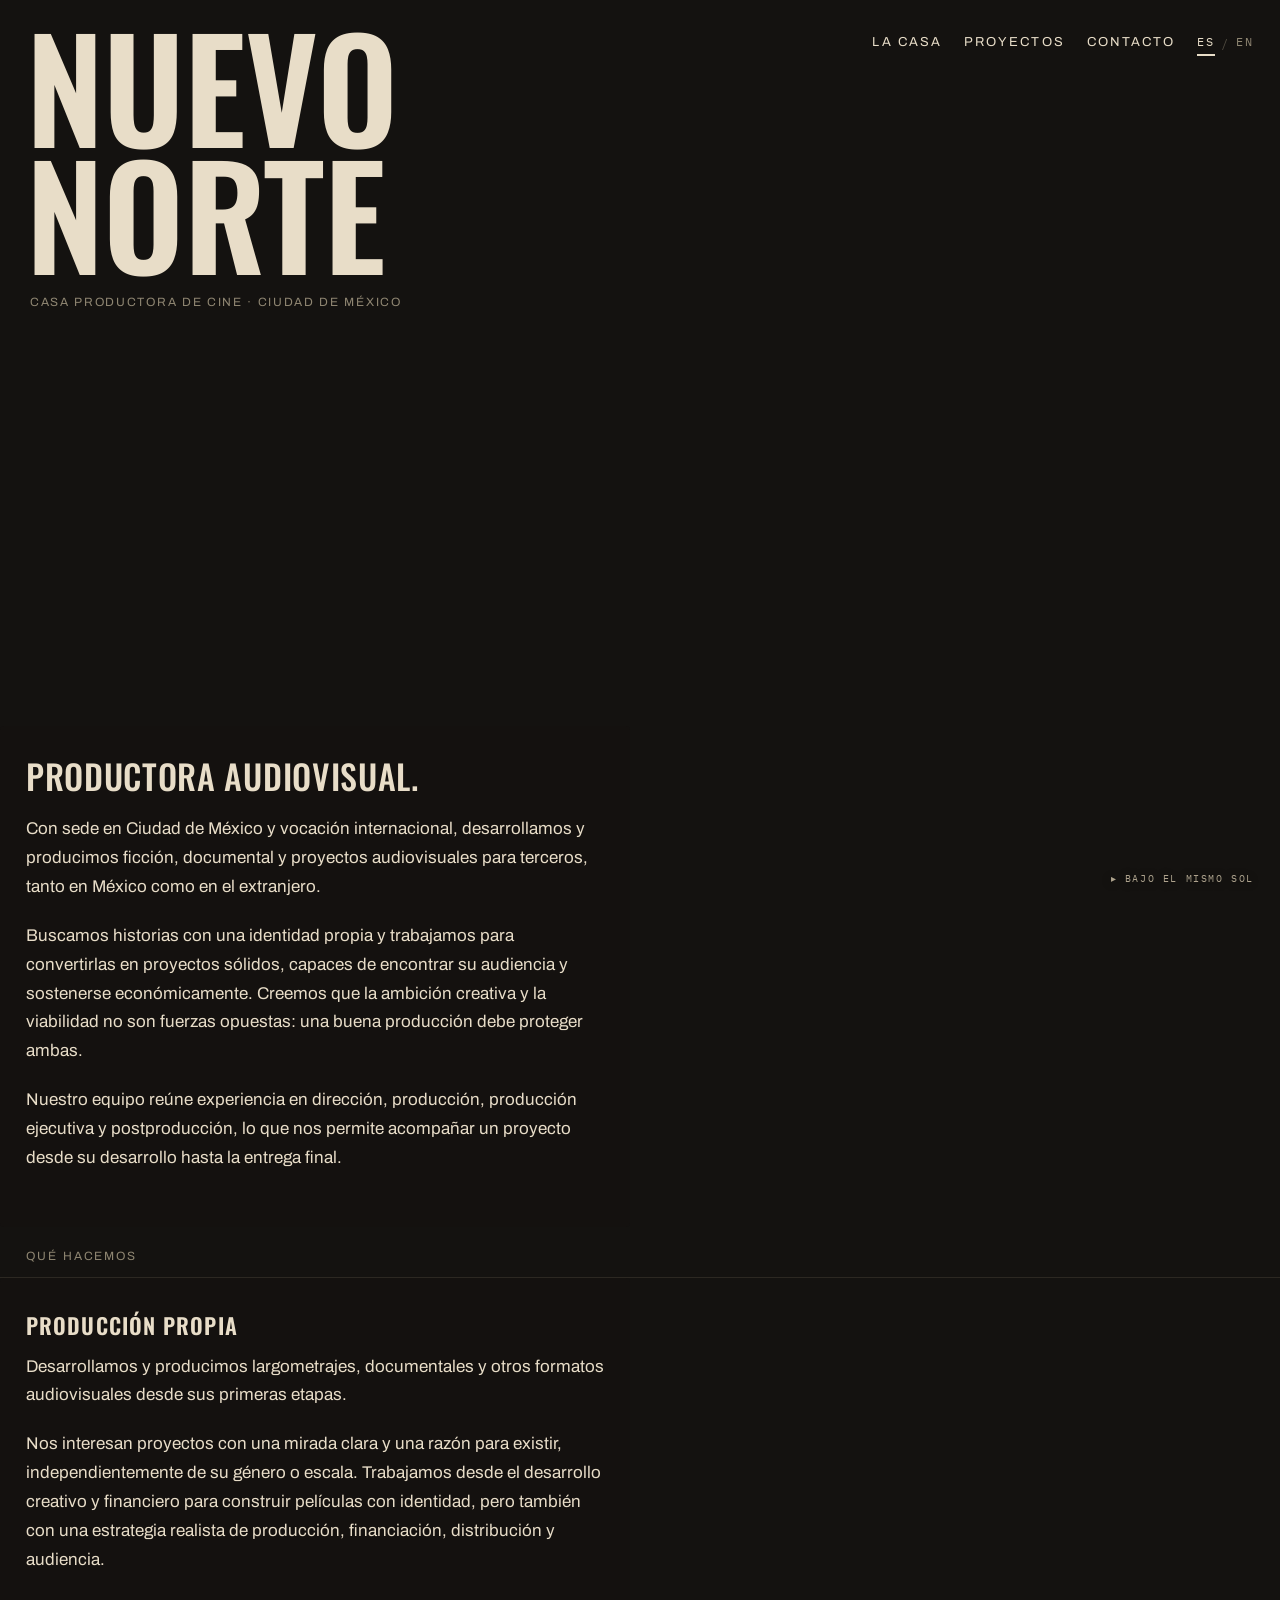
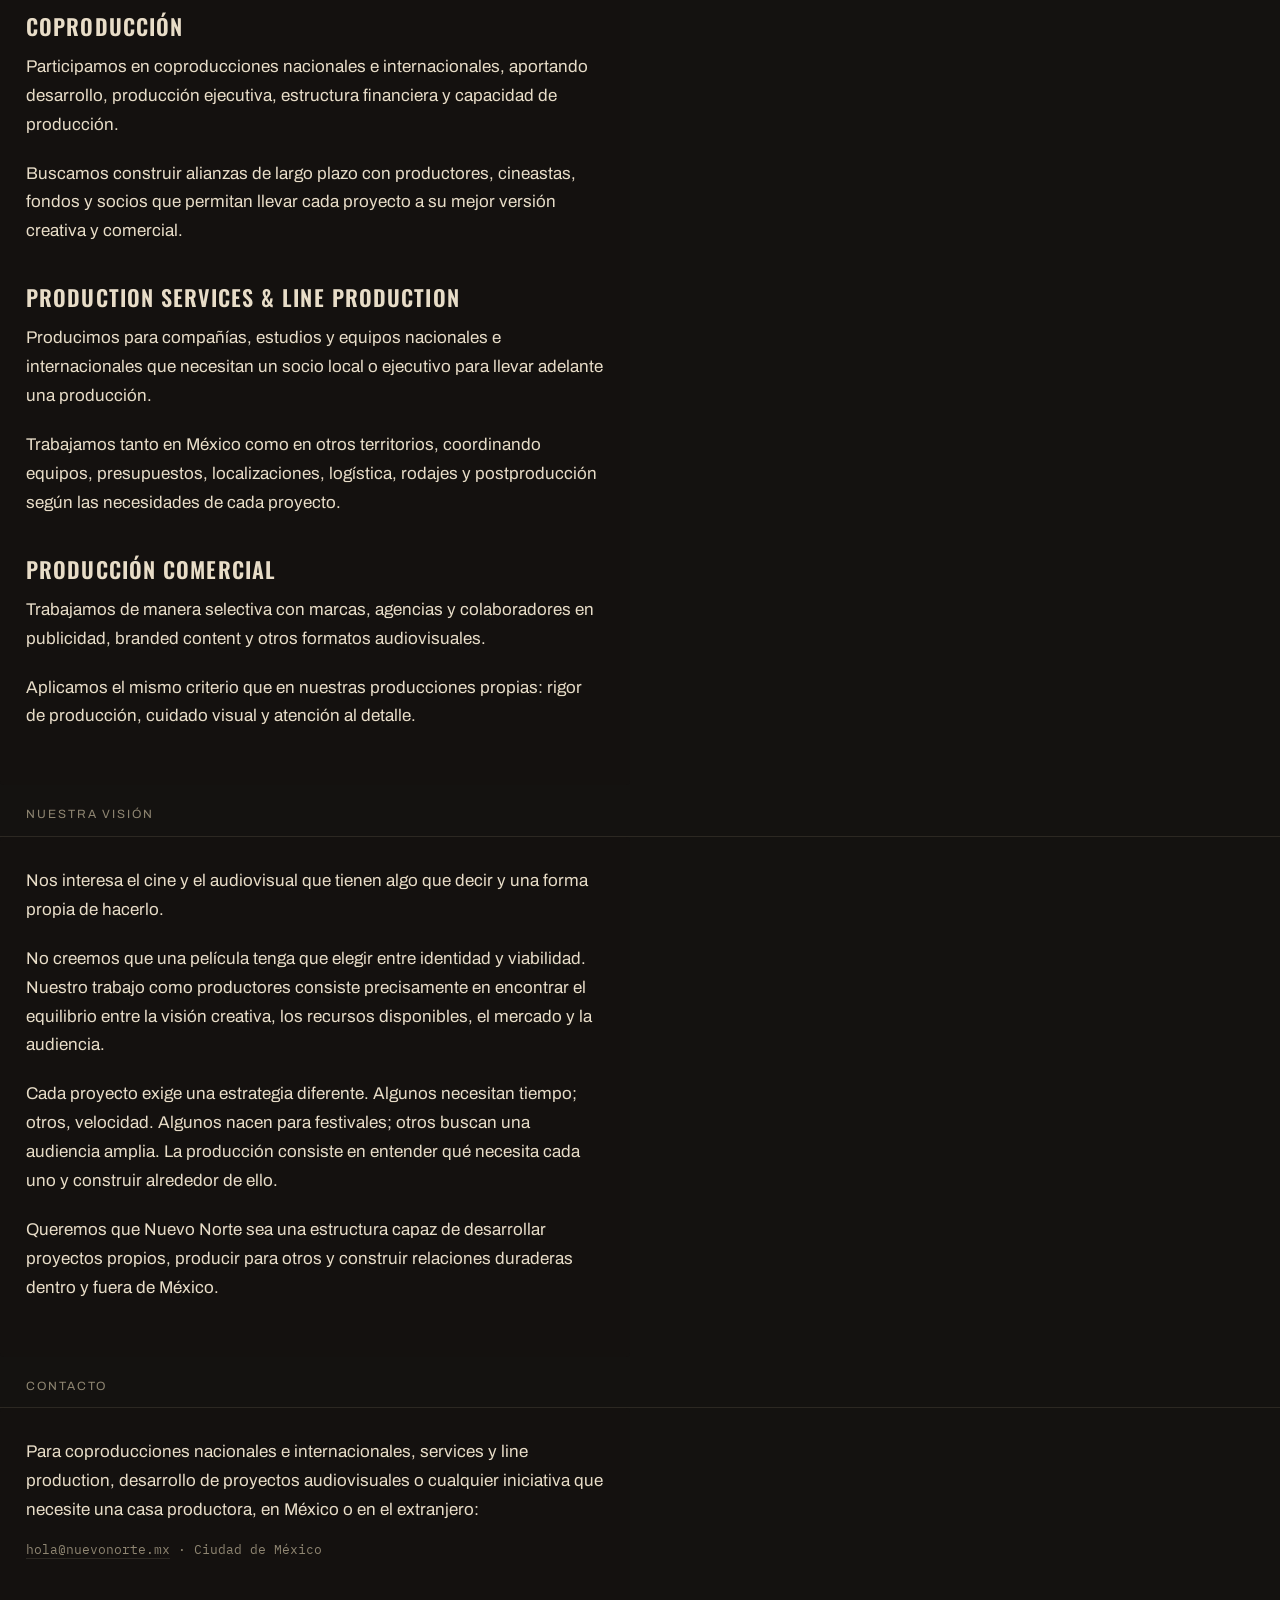
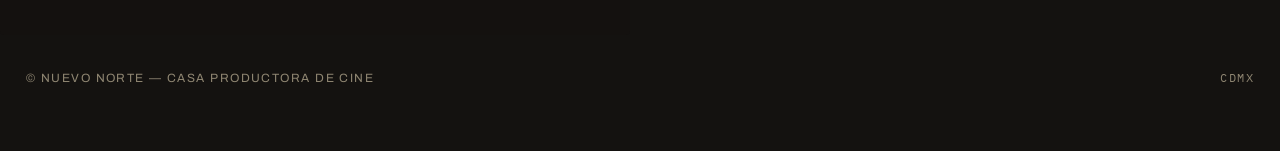
<file: index.html>
<!doctype html>
<html lang="es">
<head>
<meta charset="utf-8">
<meta name="viewport" content="width=device-width,initial-scale=1">
<title>Nuevo Norte — Casa productora de cine</title>
<meta name="description" content="Casa productora de cine de autor, Ciudad de México. Ficción y documental; services, line production y coproducción.">
<link rel="canonical" href="https://nuevonorte.mx/">
<meta property="og:type" content="website">
<meta property="og:site_name" content="Nuevo Norte">
<meta property="og:title" content="Nuevo Norte — Casa productora de cine">
<meta property="og:description" content="Casa productora de cine de autor, Ciudad de México. Ficción y documental; services, line production y coproducción.">
<meta property="og:url" content="https://nuevonorte.mx/">
<link rel="icon" href="favicon.svg" type="image/svg+xml">
<meta name="theme-color" content="#141210">
<link rel="preconnect" href="https://fonts.googleapis.com"><link rel="preconnect" href="https://fonts.gstatic.com" crossorigin><link href="https://fonts.googleapis.com/css2?family=Oswald:wght@500;600&family=Archivo:wght@400;500&family=IBM+Plex+Mono:wght@400&display=swap" rel="stylesheet">
<link rel="stylesheet" href="style.css">
</head>
<body>
<header>
  <div>
    <h1 class="giant"><a href="index.html"><span>Nuevo</span><span>Norte</span></a></h1>
    <p class="sub">Casa productora de cine &middot; Ciudad de M&eacute;xico</p>
  </div>
  <nav>
    <a href="index.html#casa">La Casa</a>
    <a href="proyectos.html">Proyectos</a>
    <a href="index.html#contacto">Contacto</a>
    <span class="navlang mono"><a class="on">ES</a><i>/</i><a href="en/index.html">EN</a></span>
  </nav>
</header>
<div id="reel" aria-hidden="true"><video muted playsinline preload="auto" disablepictureinpicture></video><div class="veil"></div></div><div id="reelcap" class="mono"></div>
<script>
(function(){
  var VC=[
   {s:"assets/reel/reel1.mp4",c:"Bajo el Mismo Sol"},
   {s:"assets/reel/reel2.mp4",c:"Bajo el Mismo Sol"},
   {s:"assets/reel/reel3.mp4",c:"Bajo el Mismo Sol"},
   {s:"assets/reel/reel4.mp4",c:"Bajo el Mismo Sol"},
   {s:"assets/reel/reel5.mp4",c:"Bajo el Mismo Sol"},
   {s:"assets/reel/reel6.mp4",c:"Bajo el Mismo Sol"},
   {s:"assets/reel/reel7_sentir.mp4",c:"El Sentir de las Monta\u00f1as"},
   {s:"assets/reel/reel8_sentir.mp4",c:"El Sentir de las Monta\u00f1as"},
   {s:"assets/reel/reel9_sentir.mp4",c:"El Sentir de las Monta\u00f1as"},
   {s:"assets/reel/reel_2y3a.mp4",c:"Dos Noches y Tres D\u00edas"},
   {s:"assets/reel/reel_2y3b.mp4",c:"Dos Noches y Tres D\u00edas"}];
  if(!matchMedia('(min-width:640px)').matches)return;
  if(matchMedia('(prefers-reduced-motion: reduce)').matches)return;
  for(var i=VC.length-1;i>0;i--){var j=Math.floor(Math.random()*(i+1)),t=VC[i];VC[i]=VC[j];VC[j]=t;}
  var wrap=document.getElementById('reel'),cap=document.getElementById('reelcap'),
      v=wrap.querySelector('video'),n=0;
  document.documentElement.classList.add('reel-on');
  document.body.classList.add('reel-on');
  function play(){
    var it=VC[n%VC.length];n++;
    v.src=it.s;v.load();cap.textContent='\u25b8 '+it.c;
    var p=v.play();if(p&&p.catch)p.catch(function(){});
  }
  v.addEventListener('playing',function(){wrap.classList.add('play');});
  v.addEventListener('ended',play);
  v.addEventListener('error',function(){play();});
  play();
})();
</script>

<div class="gatespace"></div>

<div class="prose" id="casa">
  <p class="lead">Productora audiovisual.</p>
  <p>Con sede en Ciudad de M&eacute;xico y vocaci&oacute;n internacional, desarrollamos y
  producimos ficci&oacute;n, documental y proyectos audiovisuales para terceros,
  tanto en M&eacute;xico como en el extranjero.</p>
  <p>Buscamos historias con una identidad propia y trabajamos para convertirlas
  en proyectos s&oacute;lidos, capaces de encontrar su audiencia y sostenerse
  econ&oacute;micamente. Creemos que la ambici&oacute;n creativa y la viabilidad no son
  fuerzas opuestas: una buena producci&oacute;n debe proteger ambas.</p>
  <p>Nuestro equipo re&uacute;ne experiencia en direcci&oacute;n, producci&oacute;n, producci&oacute;n
  ejecutiva y postproducci&oacute;n, lo que nos permite acompa&ntilde;ar un proyecto desde su
  desarrollo hasta la entrega final.</p>
</div>

<div class="seclabel" id="hacemos">Qu&eacute; hacemos</div>
<div class="prose">
  <h3>Producci&oacute;n propia</h3>
  <p>Desarrollamos y producimos largometrajes, documentales y otros formatos
  audiovisuales desde sus primeras etapas.</p>
  <p>Nos interesan proyectos con una mirada clara y una raz&oacute;n para existir,
  independientemente de su g&eacute;nero o escala. Trabajamos desde el desarrollo
  creativo y financiero para construir pel&iacute;culas con identidad, pero tambi&eacute;n
  con una estrategia realista de producci&oacute;n, financiaci&oacute;n, distribuci&oacute;n y
  audiencia.</p>
  <h3>Coproducci&oacute;n</h3>
  <p>Participamos en coproducciones nacionales e internacionales, aportando
  desarrollo, producci&oacute;n ejecutiva, estructura financiera y capacidad de
  producci&oacute;n.</p>
  <p>Buscamos construir alianzas de largo plazo con productores, cineastas,
  fondos y socios que permitan llevar cada proyecto a su mejor versi&oacute;n creativa
  y comercial.</p>
  <h3>Production Services &amp; Line Production</h3>
  <p>Producimos para compa&ntilde;&iacute;as, estudios y equipos nacionales e internacionales
  que necesitan un socio local o ejecutivo para llevar adelante una
  producci&oacute;n.</p>
  <p>Trabajamos tanto en M&eacute;xico como en otros territorios, coordinando equipos,
  presupuestos, localizaciones, log&iacute;stica, rodajes y postproducci&oacute;n seg&uacute;n las
  necesidades de cada proyecto.</p>
  <h3>Producci&oacute;n comercial</h3>
  <p>Trabajamos de manera selectiva con marcas, agencias y colaboradores en
  publicidad, branded content y otros formatos audiovisuales.</p>
  <p>Aplicamos el mismo criterio que en nuestras producciones propias: rigor de
  producci&oacute;n, cuidado visual y atenci&oacute;n al detalle.</p>
</div>

<div class="seclabel" id="vision">Nuestra visi&oacute;n</div>
<div class="prose">
  <p>Nos interesa el cine y el audiovisual que tienen algo que decir y una
  forma propia de hacerlo.</p>
  <p>No creemos que una pel&iacute;cula tenga que elegir entre identidad y viabilidad.
  Nuestro trabajo como productores consiste precisamente en encontrar el
  equilibrio entre la visi&oacute;n creativa, los recursos disponibles, el mercado y
  la audiencia.</p>
  <p>Cada proyecto exige una estrategia diferente. Algunos necesitan tiempo;
  otros, velocidad. Algunos nacen para festivales; otros buscan una audiencia
  amplia. La producci&oacute;n consiste en entender qu&eacute; necesita cada uno y construir
  alrededor de ello.</p>
  <p>Queremos que Nuevo Norte sea una estructura capaz de desarrollar proyectos
  propios, producir para otros y construir relaciones duraderas dentro y fuera
  de M&eacute;xico.</p>
</div>

<div class="seclabel" id="contacto">Contacto</div>
<div class="contact">
  <p>Para coproducciones nacionales e internacionales, services y line
  production, desarrollo de proyectos audiovisuales o cualquier iniciativa que
  necesite una casa productora, en M&eacute;xico o en el extranjero:</p>
  <p class="mono"><a href="mailto:hola@nuevonorte.mx">hola@nuevonorte.mx</a> &middot; Ciudad de M&eacute;xico</p>
</div>
<footer>
  <span>&copy; Nuevo Norte &mdash; Casa productora de cine</span>
  <span class="mono">CDMX</span>
</footer>
</body>
</html>
</file>
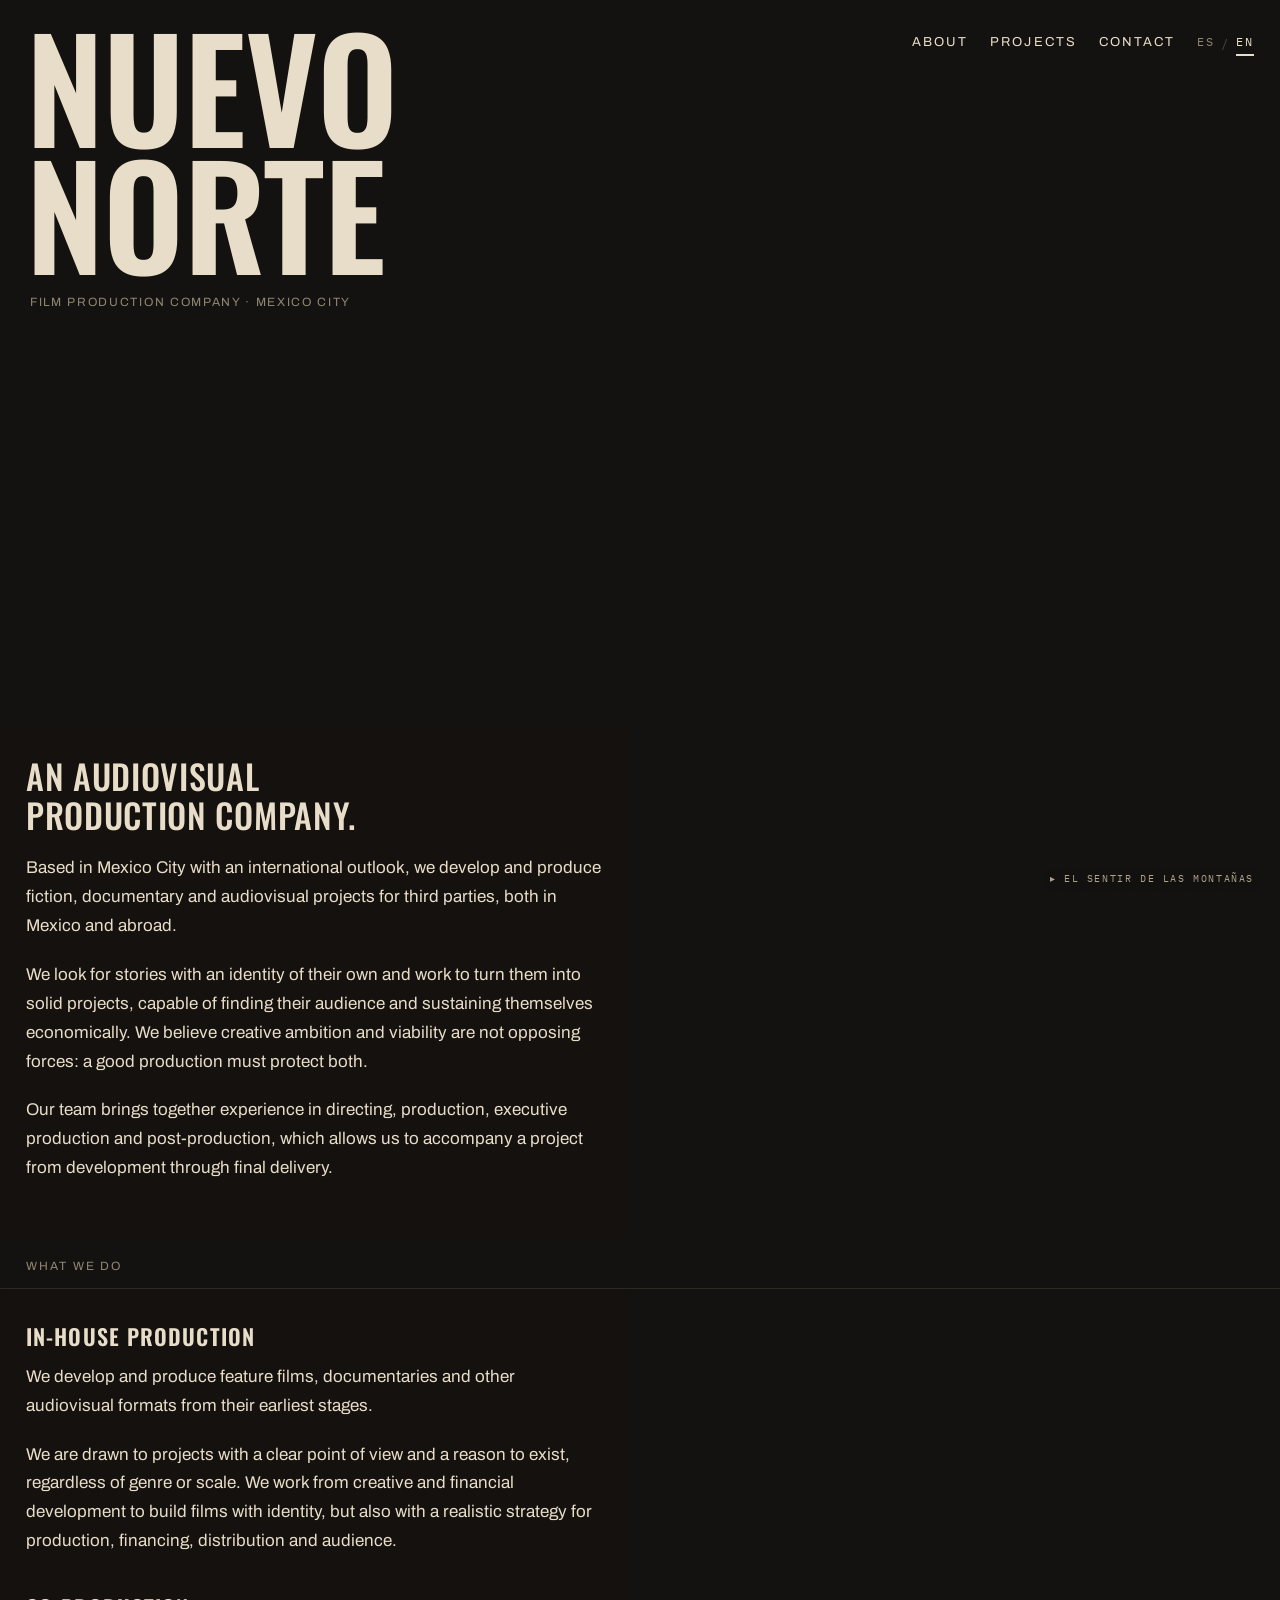
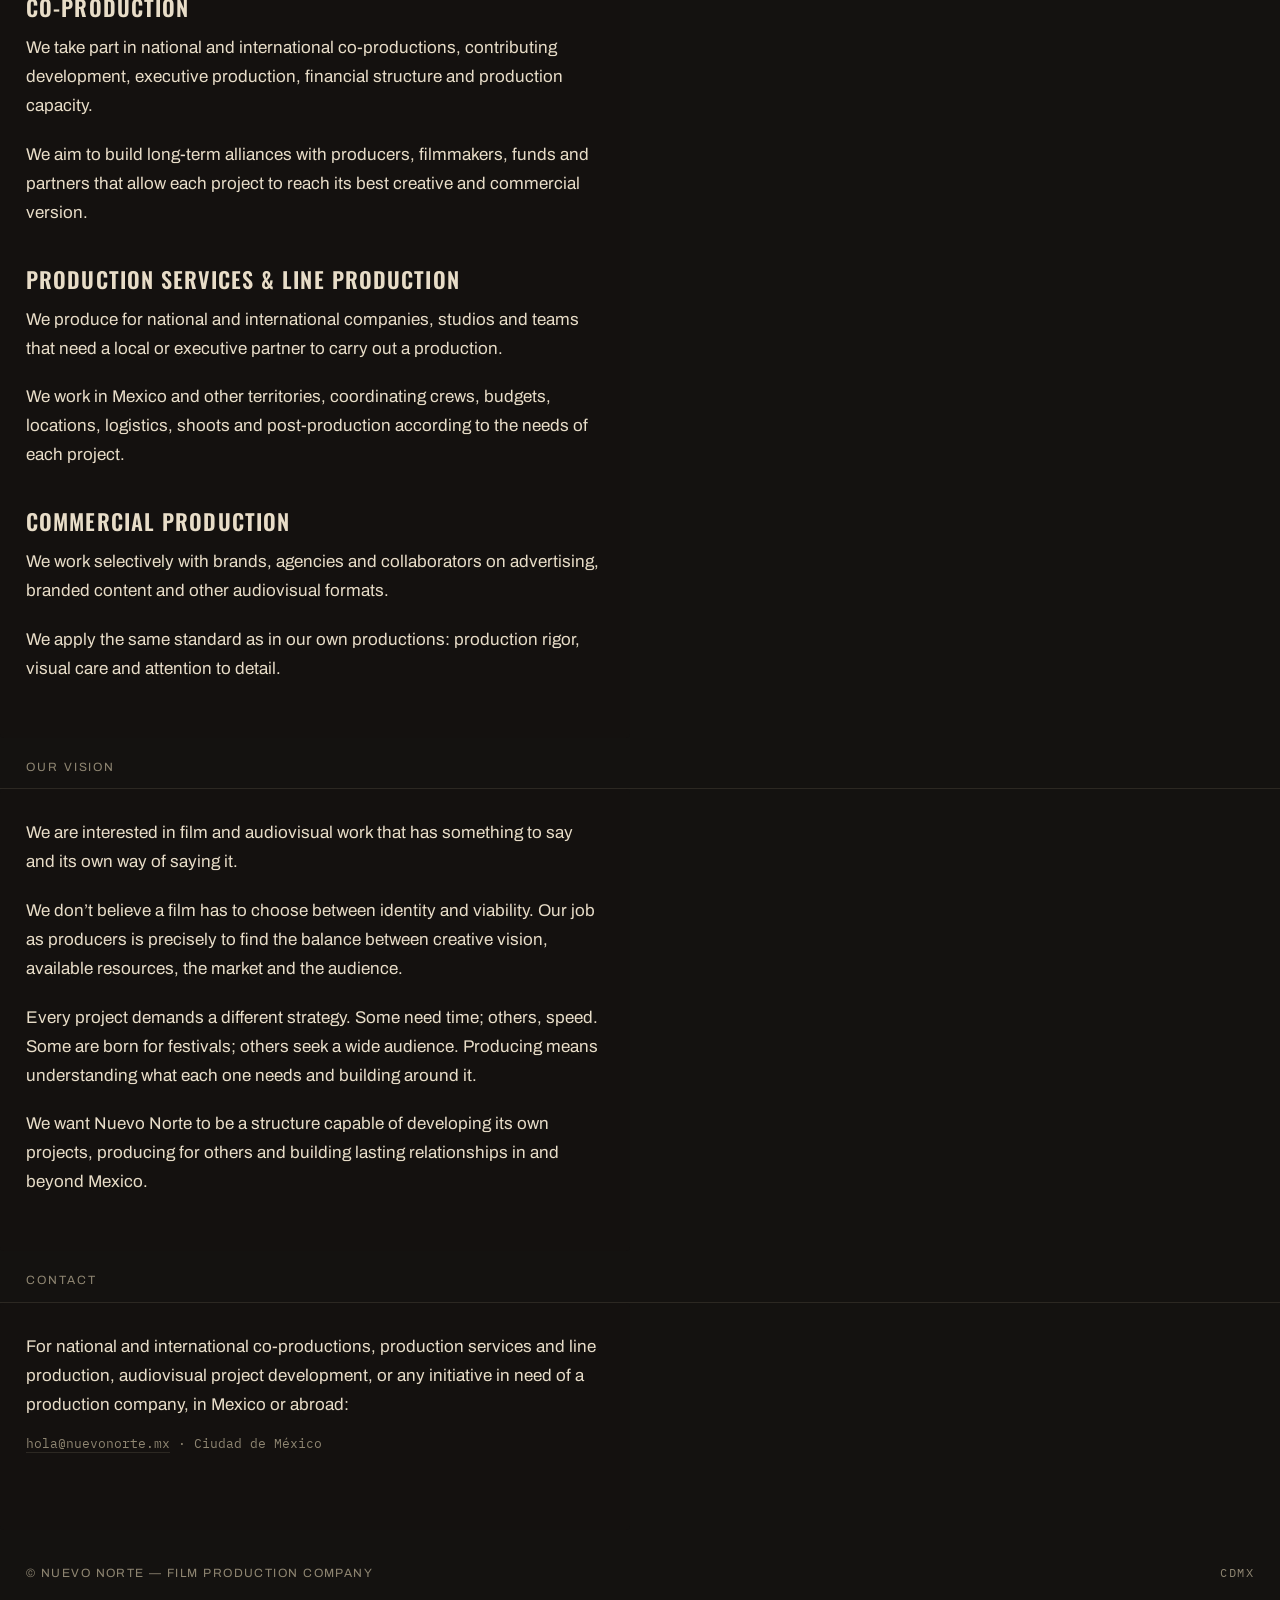
<file: en/index.html>
<!doctype html>
<html lang="en">
<head>
<meta charset="utf-8">
<meta name="viewport" content="width=device-width,initial-scale=1">
<title>Nuevo Norte — Film Production Company</title>
<meta name="description" content="Film production company in Mexico City. Fiction and documentary; production services, line production and co-production.">
<link rel="canonical" href="https://nuevonorte.mx/en/">
<meta property="og:type" content="website">
<meta property="og:site_name" content="Nuevo Norte">
<meta property="og:title" content="Nuevo Norte — Casa productora de cine">
<meta property="og:description" content="Film production company in Mexico City. Fiction and documentary; production services, line production and co-production.">
<meta property="og:url" content="https://nuevonorte.mx/en/">
<link rel="icon" href="../favicon.svg" type="image/svg+xml">
<meta name="theme-color" content="#141210">
<link rel="preconnect" href="https://fonts.googleapis.com"><link rel="preconnect" href="https://fonts.gstatic.com" crossorigin><link href="https://fonts.googleapis.com/css2?family=Oswald:wght@500;600&family=Archivo:wght@400;500&family=IBM+Plex+Mono:wght@400&display=swap" rel="stylesheet">
<link rel="stylesheet" href="../style.css">
</head>
<body>
<header>
  <div>
    <h1 class="giant"><a href="index.html"><span>Nuevo</span><span>Norte</span></a></h1>
    <p class="sub">Film production company &middot; Mexico City</p>
  </div>
  <nav>
    <a href="index.html#casa">About</a>
    <a href="proyectos.html">Projects</a>
    <a href="index.html#contacto">Contact</a>
    <span class="navlang mono"><a href="../index.html">ES</a><i>/</i><a class="on">EN</a></span>
  </nav>
</header>
<div id="reel" aria-hidden="true"><video muted playsinline preload="auto" disablepictureinpicture></video><div class="veil"></div></div><div id="reelcap" class="mono"></div>
<script>
(function(){
  var VC=[
   {s:"../assets/reel/reel1.mp4",c:"Bajo el Mismo Sol"},
   {s:"../assets/reel/reel2.mp4",c:"Bajo el Mismo Sol"},
   {s:"../assets/reel/reel3.mp4",c:"Bajo el Mismo Sol"},
   {s:"../assets/reel/reel4.mp4",c:"Bajo el Mismo Sol"},
   {s:"../assets/reel/reel5.mp4",c:"Bajo el Mismo Sol"},
   {s:"../assets/reel/reel6.mp4",c:"Bajo el Mismo Sol"},
   {s:"../assets/reel/reel7_sentir.mp4",c:"El Sentir de las Monta\u00f1as"},
   {s:"../assets/reel/reel8_sentir.mp4",c:"El Sentir de las Monta\u00f1as"},
   {s:"../assets/reel/reel9_sentir.mp4",c:"El Sentir de las Monta\u00f1as"},
   {s:"../assets/reel/reel_2y3a.mp4",c:"Dos Noches y Tres D\u00edas"},
   {s:"../assets/reel/reel_2y3b.mp4",c:"Dos Noches y Tres D\u00edas"}];
  if(!matchMedia('(min-width:640px)').matches)return;
  if(matchMedia('(prefers-reduced-motion: reduce)').matches)return;
  for(var i=VC.length-1;i>0;i--){var j=Math.floor(Math.random()*(i+1)),t=VC[i];VC[i]=VC[j];VC[j]=t;}
  var wrap=document.getElementById('reel'),cap=document.getElementById('reelcap'),
      v=wrap.querySelector('video'),n=0;
  document.documentElement.classList.add('reel-on');
  document.body.classList.add('reel-on');
  function play(){
    var it=VC[n%VC.length];n++;
    v.src=it.s;v.load();cap.textContent='\u25b8 '+it.c;
    var p=v.play();if(p&&p.catch)p.catch(function(){});
  }
  v.addEventListener('playing',function(){wrap.classList.add('play');});
  v.addEventListener('ended',play);
  v.addEventListener('error',function(){play();});
  play();
})();
</script>

<div class="gatespace"></div>

<div class="prose" id="casa">
  <p class="lead">An audiovisual production company.</p>
  <p>Based in Mexico City with an international outlook, we develop and produce
  fiction, documentary and audiovisual projects for third parties, both in
  Mexico and abroad.</p>
  <p>We look for stories with an identity of their own and work to turn them
  into solid projects, capable of finding their audience and sustaining
  themselves economically. We believe creative ambition and viability are not
  opposing forces: a good production must protect both.</p>
  <p>Our team brings together experience in directing, production, executive
  production and post-production, which allows us to accompany a project from
  development through final delivery.</p>
</div>

<div class="seclabel" id="hacemos">What we do</div>
<div class="prose">
  <h3>In-house production</h3>
  <p>We develop and produce feature films, documentaries and other audiovisual
  formats from their earliest stages.</p>
  <p>We are drawn to projects with a clear point of view and a reason to exist,
  regardless of genre or scale. We work from creative and financial
  development to build films with identity, but also with a realistic strategy
  for production, financing, distribution and audience.</p>
  <h3>Co-production</h3>
  <p>We take part in national and international co-productions, contributing
  development, executive production, financial structure and production
  capacity.</p>
  <p>We aim to build long-term alliances with producers, filmmakers, funds and
  partners that allow each project to reach its best creative and commercial
  version.</p>
  <h3>Production Services &amp; Line Production</h3>
  <p>We produce for national and international companies, studios and teams
  that need a local or executive partner to carry out a production.</p>
  <p>We work in Mexico and other territories, coordinating crews, budgets,
  locations, logistics, shoots and post-production according to the needs of
  each project.</p>
  <h3>Commercial production</h3>
  <p>We work selectively with brands, agencies and collaborators on
  advertising, branded content and other audiovisual formats.</p>
  <p>We apply the same standard as in our own productions: production rigor,
  visual care and attention to detail.</p>
</div>

<div class="seclabel" id="vision">Our vision</div>
<div class="prose">
  <p>We are interested in film and audiovisual work that has something to say
  and its own way of saying it.</p>
  <p>We don&rsquo;t believe a film has to choose between identity and viability. Our
  job as producers is precisely to find the balance between creative vision,
  available resources, the market and the audience.</p>
  <p>Every project demands a different strategy. Some need time; others, speed.
  Some are born for festivals; others seek a wide audience. Producing means
  understanding what each one needs and building around it.</p>
  <p>We want Nuevo Norte to be a structure capable of developing its own
  projects, producing for others and building lasting relationships in and
  beyond Mexico.</p>
</div>

<div class="seclabel" id="contacto">Contact</div>
<div class="contact">
  <p>For national and international co-productions, production services and
  line production, audiovisual project development, or any initiative in need
  of a production company, in Mexico or abroad:</p>
  <p class="mono"><a href="mailto:hola@nuevonorte.mx">hola@nuevonorte.mx</a> &middot; Ciudad de M&eacute;xico</p>
</div>
<footer>
  <span>&copy; Nuevo Norte &mdash; Film production company</span>
  <span class="mono">CDMX</span>
</footer>
</body>
</html>
</file>
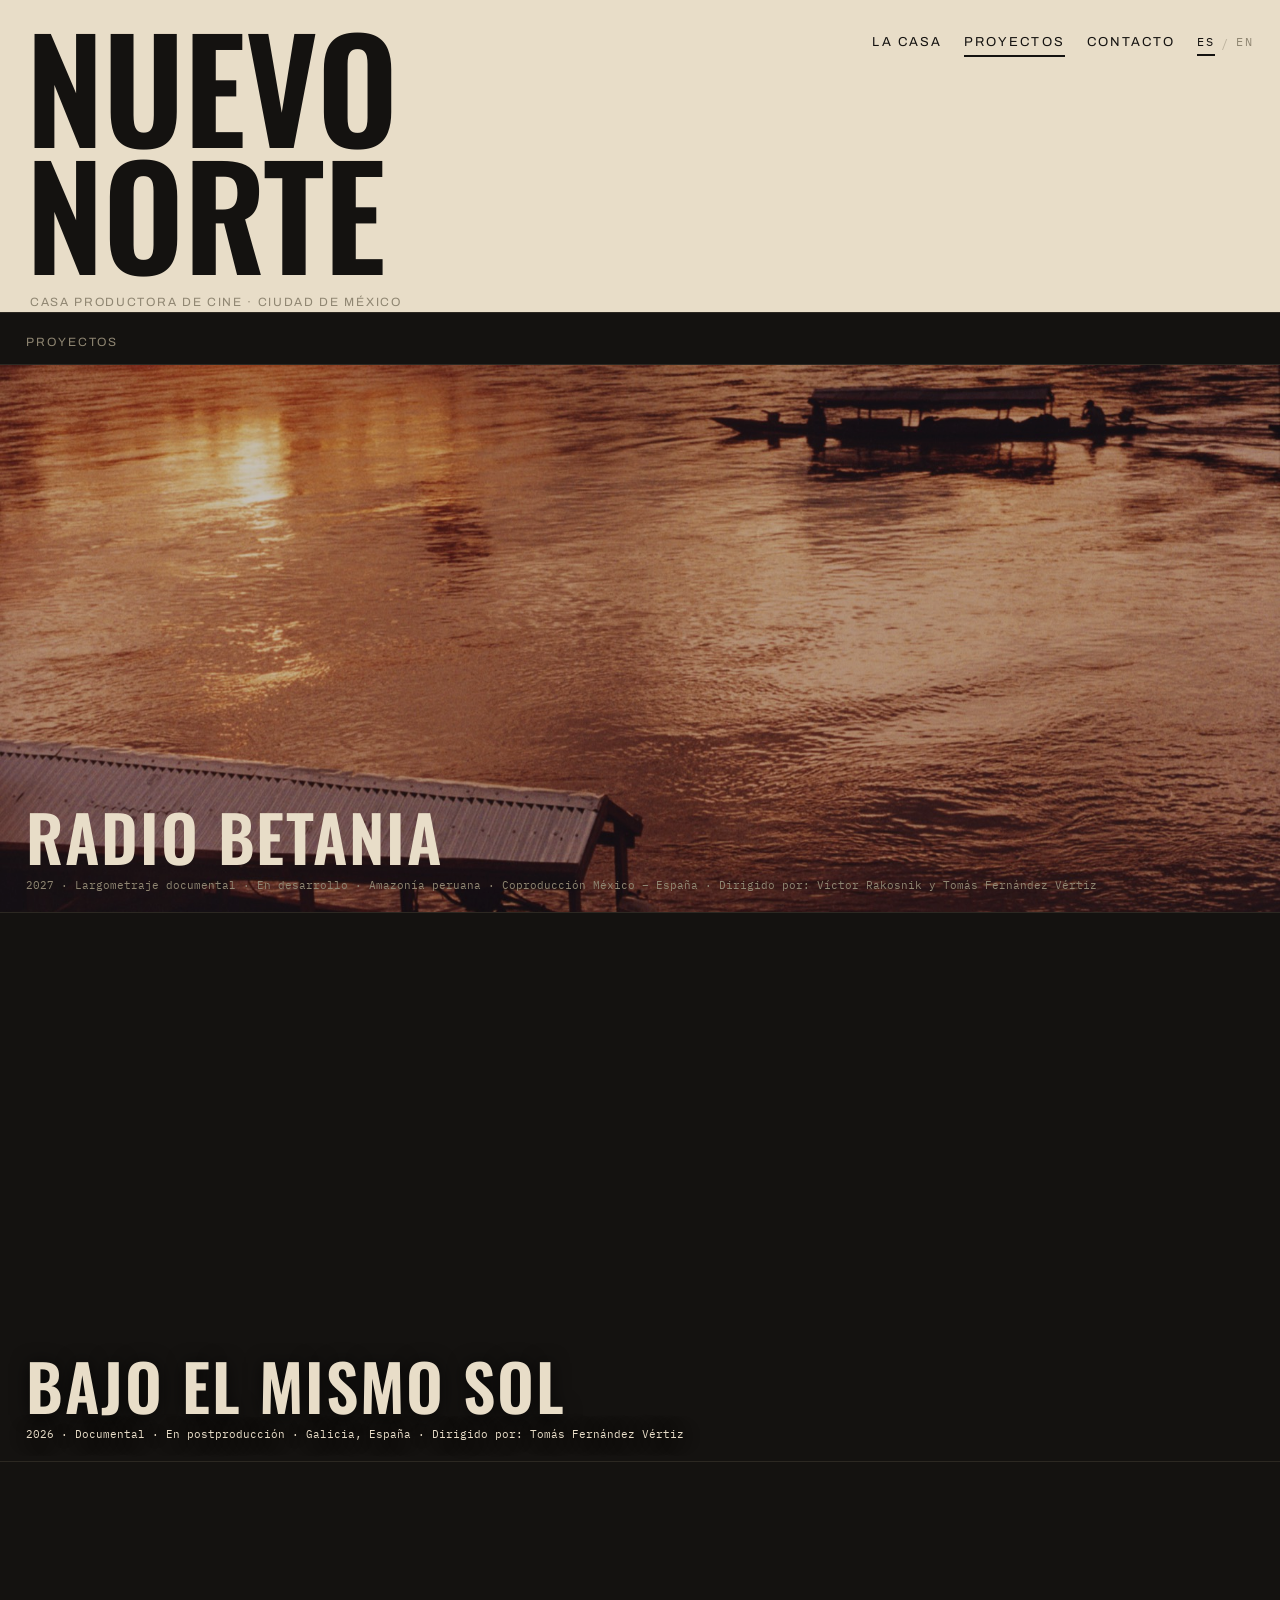
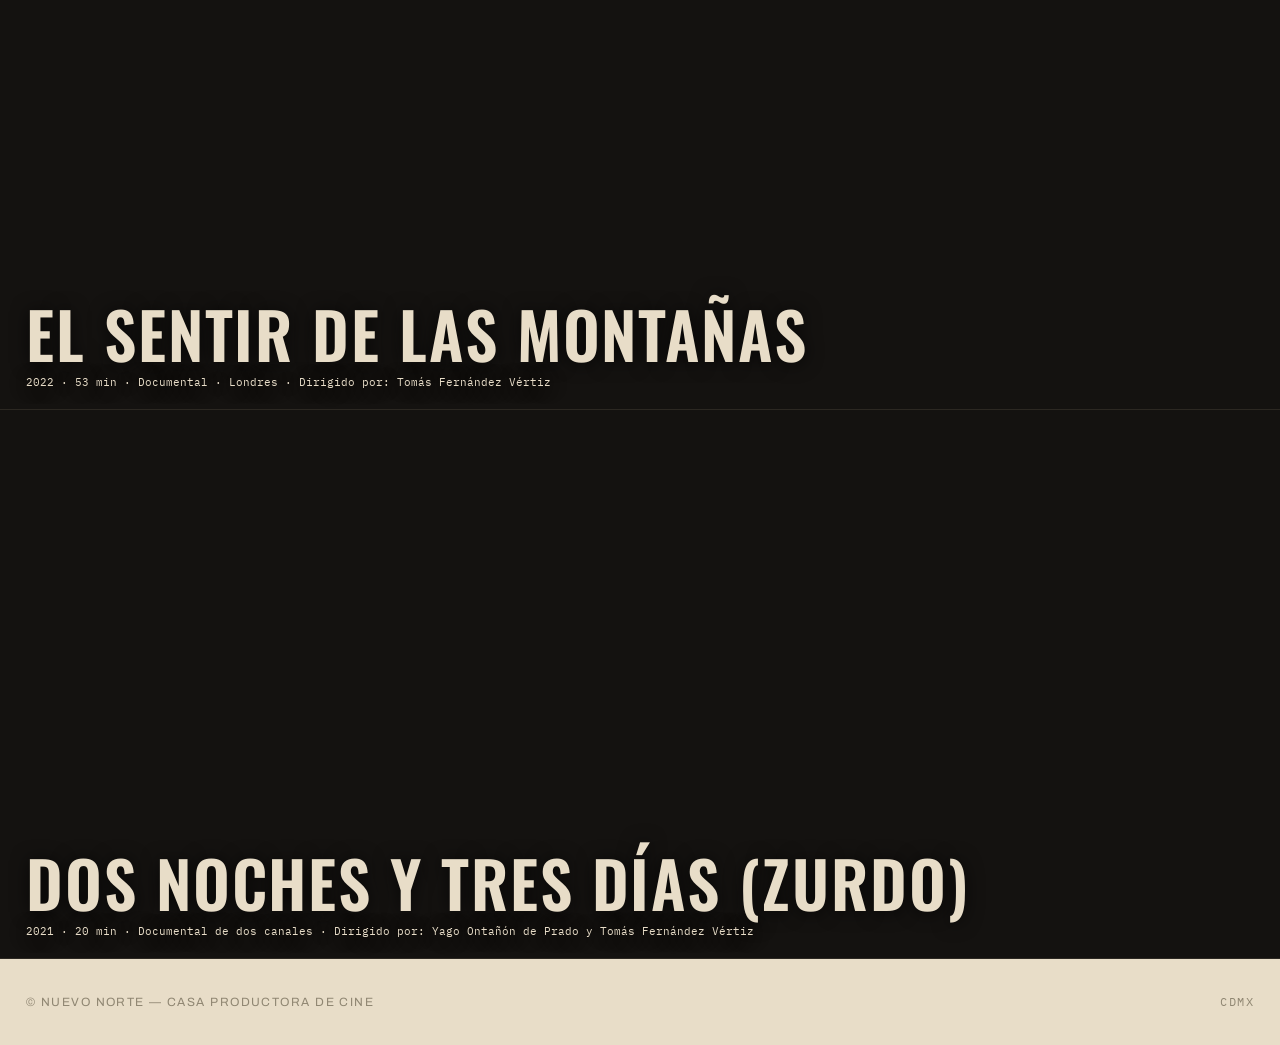
<file: proyectos.html>
<!doctype html>
<html lang="es">
<head>
<meta charset="utf-8">
<meta name="viewport" content="width=device-width,initial-scale=1">
<title>Proyectos — Nuevo Norte</title>
<meta name="description" content="Proyectos de Nuevo Norte, casa productora de cine, Ciudad de México.">
<link rel="canonical" href="https://nuevonorte.mx/proyectos.html">
<meta property="og:type" content="website">
<meta property="og:site_name" content="Nuevo Norte">
<meta property="og:title" content="Proyectos — Nuevo Norte">
<meta property="og:url" content="https://nuevonorte.mx/proyectos.html">
<link rel="icon" href="favicon.svg" type="image/svg+xml">
<meta name="theme-color" content="#141210">
<link rel="preconnect" href="https://fonts.googleapis.com"><link rel="preconnect" href="https://fonts.gstatic.com" crossorigin><link href="https://fonts.googleapis.com/css2?family=Oswald:wght@500;600&family=Archivo:wght@400;500&family=IBM+Plex+Mono:wght@400&display=swap" rel="stylesheet">
<link rel="stylesheet" href="style.css">
</head>
<body>
<header>
  <div>
    <h1 class="giant"><a href="index.html"><span>Nuevo</span><span>Norte</span></a></h1>
    <p class="sub">Casa productora de cine &middot; Ciudad de M&eacute;xico</p>
  </div>
  <nav>
    <a href="index.html#casa">La Casa</a>
    <a href="proyectos.html" class="on">Proyectos</a>
    <a href="index.html#contacto">Contacto</a>
    <span class="navlang mono"><a class="on">ES</a><i>/</i><a href="en/proyectos.html">EN</a></span>
  </nav>
</header>
<div class="band">
  <div class="seclabel">Proyectos</div>

  <a class="feature still" href="proyecto/radio-betania.html">
    <img src="assets/radio-betania/001.jpg" alt="">
    <span class="t">Radio Betania</span>
    <span class="m mono">2027 &middot; Largometraje documental &middot; En desarrollo &middot; Amazon&iacute;a peruana &middot; Coproducci&oacute;n M&eacute;xico &ndash; Espa&ntilde;a &middot; Dirigido por: V&iacute;ctor Rakosnik y Tom&aacute;s Fern&aacute;ndez V&eacute;rtiz</span>
  </a>
  <a class="feature live" href="proyecto/bajo-el-mismo-sol.html" data-clips="assets/reel/reel1.mp4,assets/reel/reel2.mp4,assets/reel/reel3.mp4,assets/reel/reel4.mp4,assets/reel/reel5.mp4,assets/reel/reel6.mp4">
    <video muted loop playsinline preload="metadata" disablepictureinpicture></video>
    <span class="t">Bajo el Mismo Sol</span>
    <span class="m mono">2026 &middot; Documental &middot; En postproducci&oacute;n &middot; Galicia, Espa&ntilde;a &middot; Dirigido por: Tom&aacute;s Fern&aacute;ndez V&eacute;rtiz</span>
  </a>
  <a class="feature live" href="proyecto/el-sentir-de-las-montanas.html" data-clips="assets/reel/reel7_sentir.mp4,assets/reel/reel8_sentir.mp4,assets/reel/reel9_sentir.mp4">
    <video muted loop playsinline preload="metadata" disablepictureinpicture></video>
    <span class="t">El Sentir de las Monta&ntilde;as</span>
    <span class="m mono">2022 &middot; 53 min &middot; Documental &middot; Londres &middot; Dirigido por: Tom&aacute;s Fern&aacute;ndez V&eacute;rtiz</span>
  </a>
  <a class="feature live" href="proyecto/dos-noches-y-tres-dias.html" data-clips="assets/reel/reel_2y3a.mp4,assets/reel/reel_2y3b.mp4">
    <video muted loop playsinline preload="metadata" disablepictureinpicture></video>
    <span class="t">Dos Noches y Tres D&iacute;as (ZURDO)</span>
    <span class="m mono">2021 &middot; 20 min &middot; Documental de dos canales &middot; Dirigido por: Yago Onta&ntilde;&oacute;n de Prado y Tom&aacute;s Fern&aacute;ndez V&eacute;rtiz</span>
  </a>
</div>
<script>
(function(){
  var feats=document.querySelectorAll('.feature[data-clips]');
  for(var i=0;i<feats.length;i++)(function(f){
    var clips=f.getAttribute('data-clips').split(','),
        v=f.querySelector('video');
    v.src=clips[Math.floor(Math.random()*clips.length)];
    var io=new IntersectionObserver(function(es){
      es.forEach(function(e){
        if(e.isIntersecting){var p=v.play();if(p&&p.catch)p.catch(function(){});}
        else v.pause();
      });
    },{threshold:.15});
    io.observe(f);
  })(feats[i]);
})();
</script>
<footer>
  <span>&copy; Nuevo Norte &mdash; Casa productora de cine</span>
  <span class="mono">CDMX</span>
</footer>
</body>
</html>
</file>
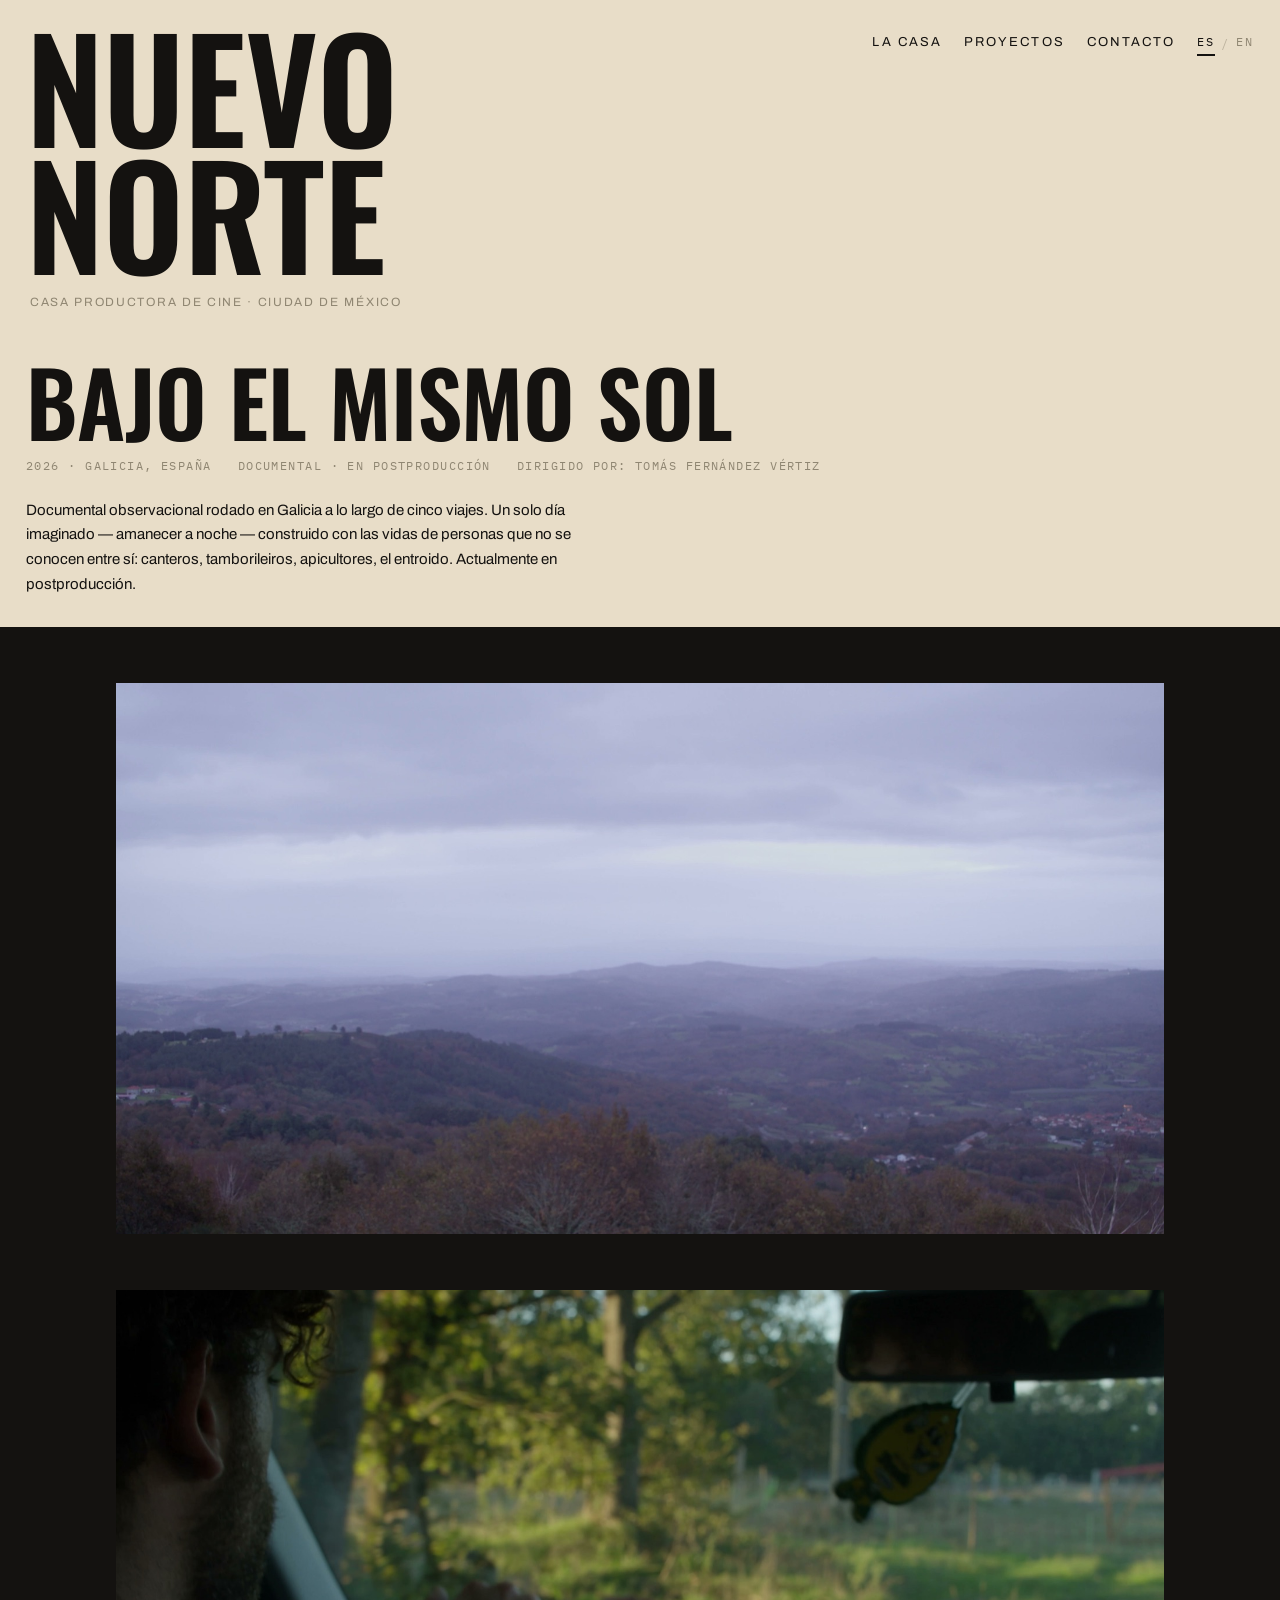
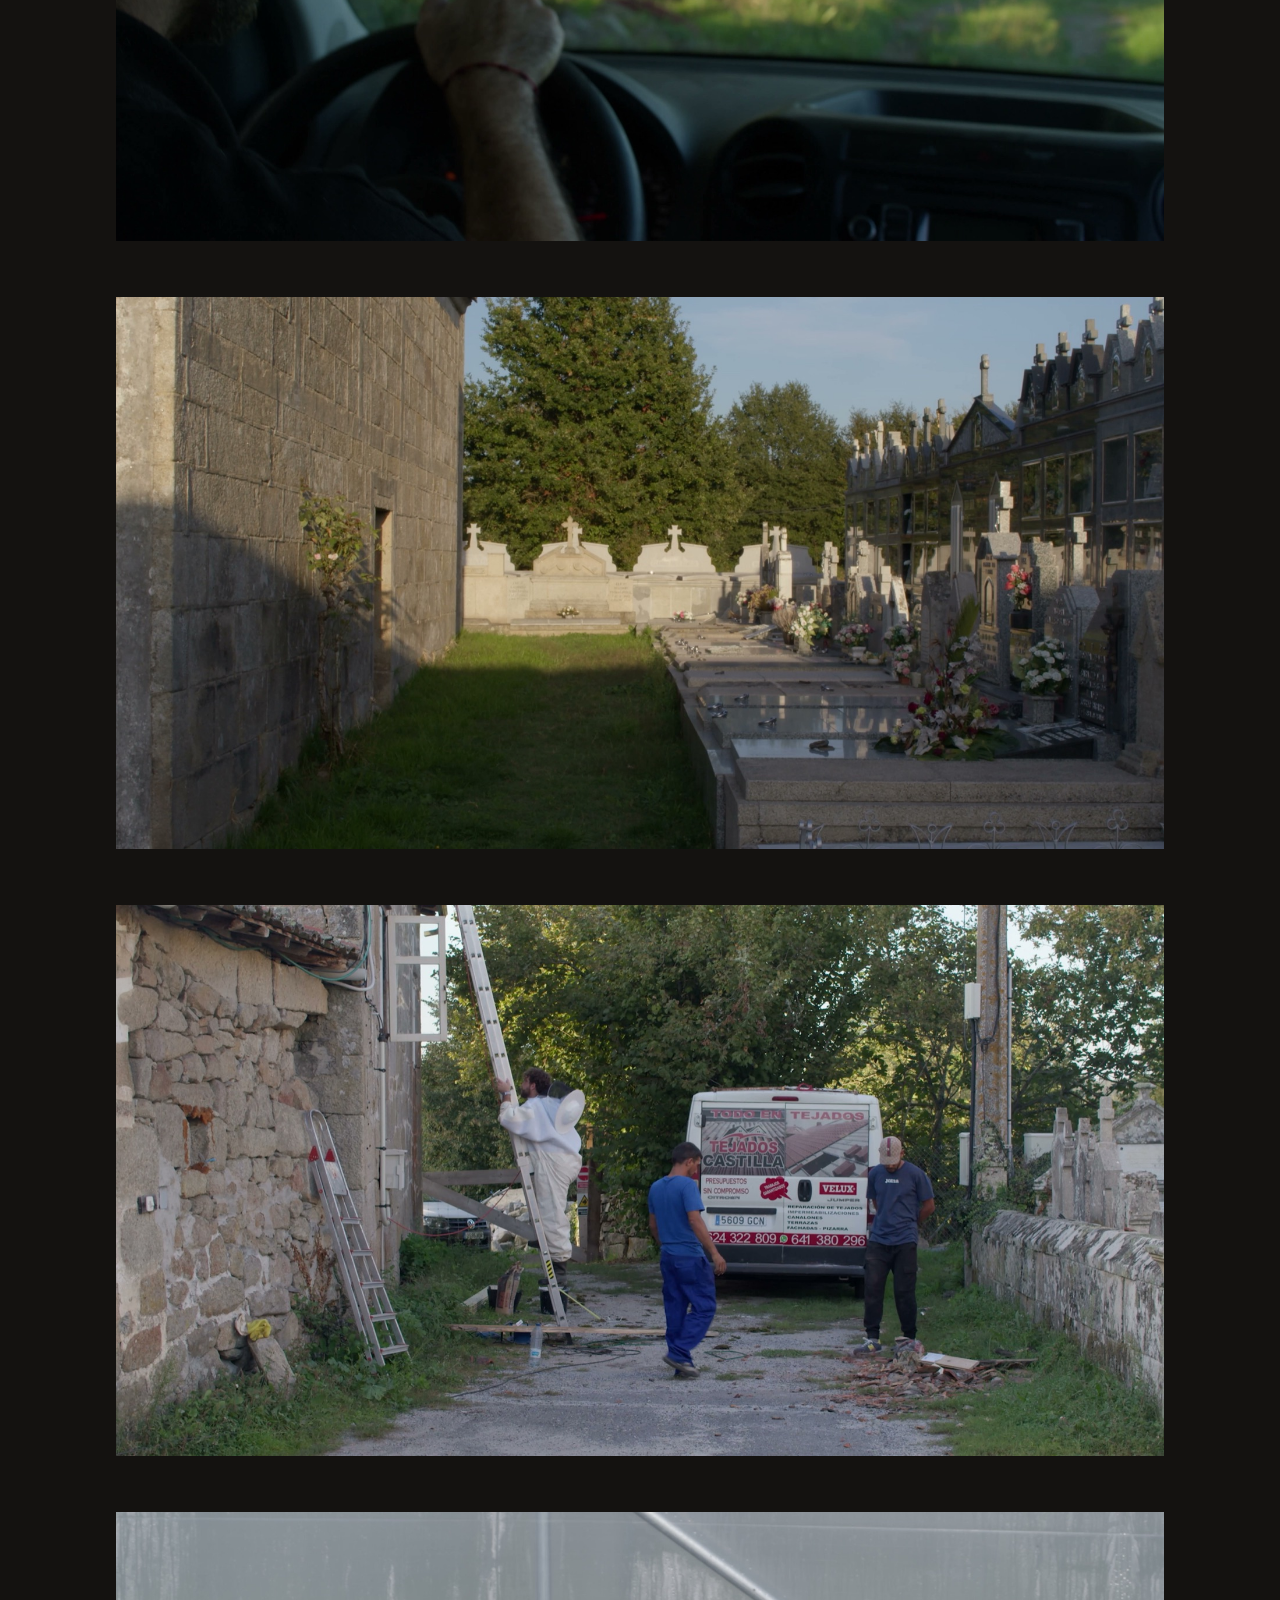
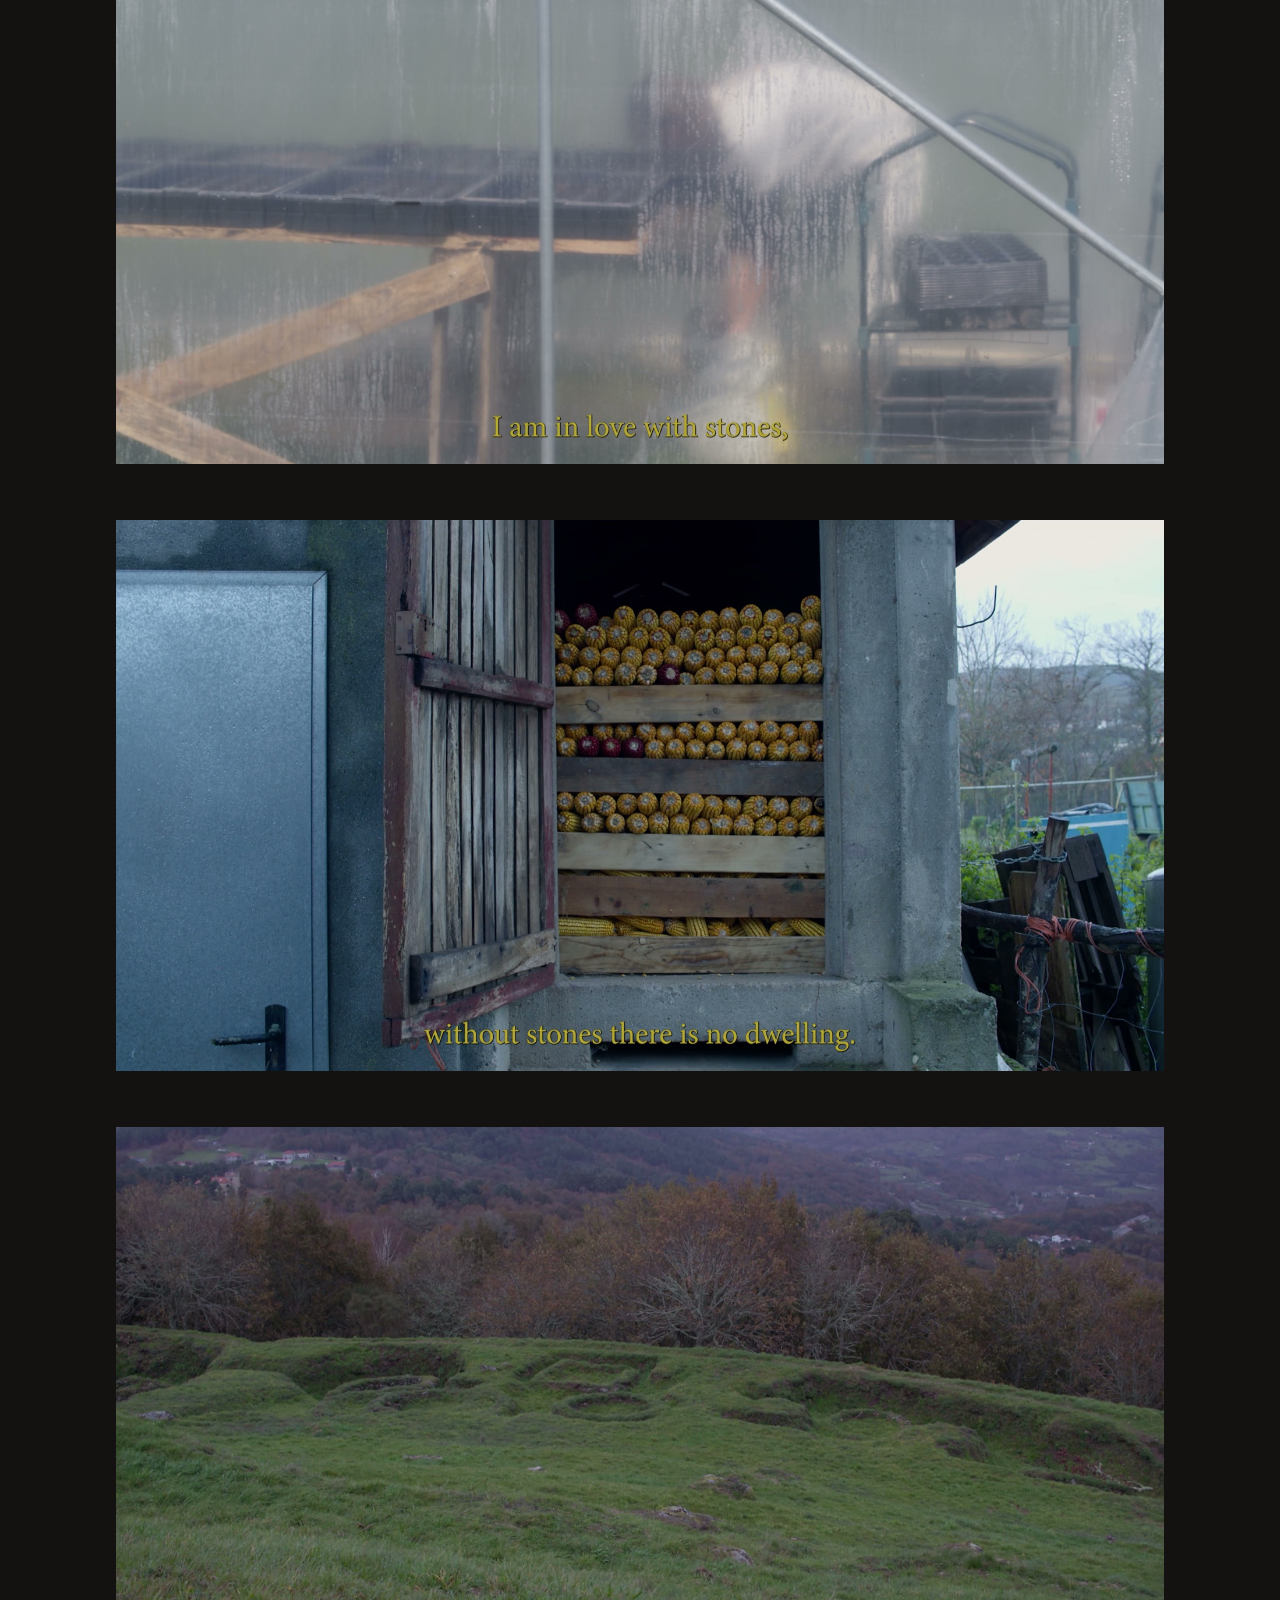
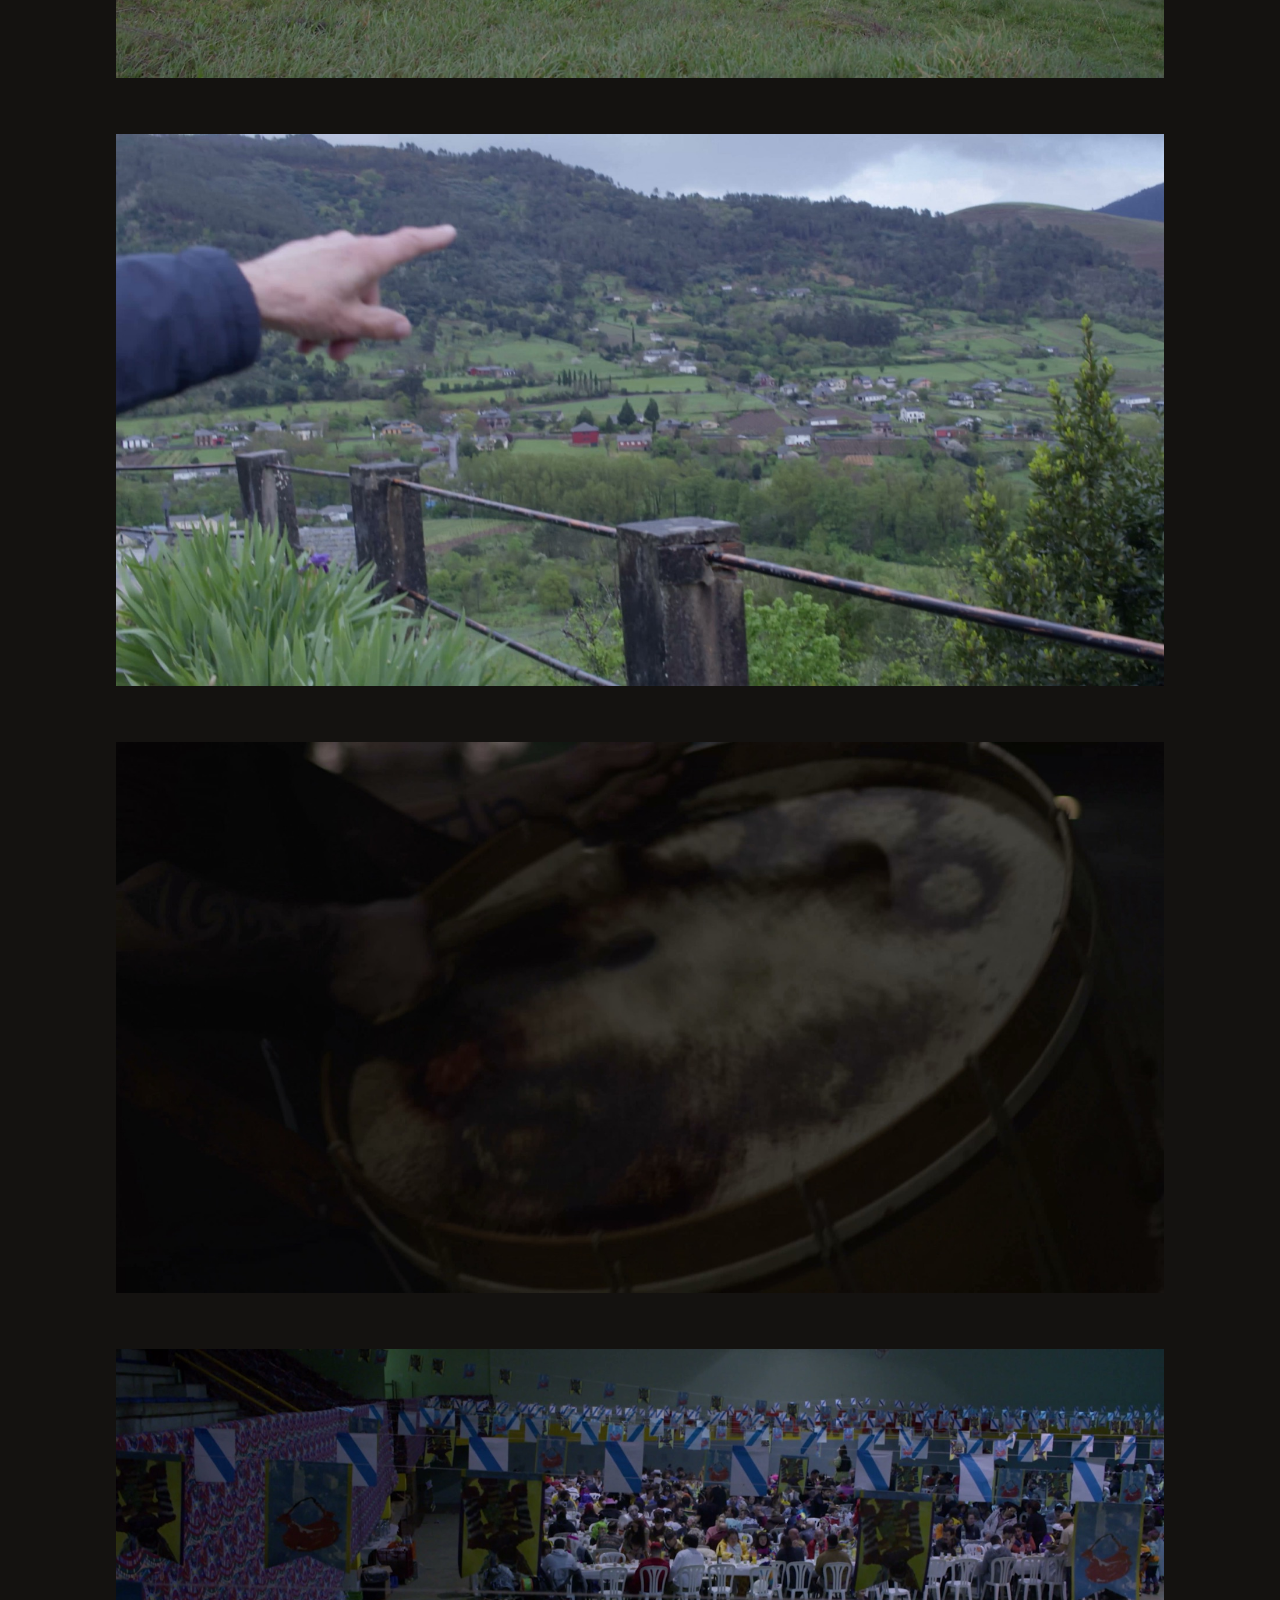
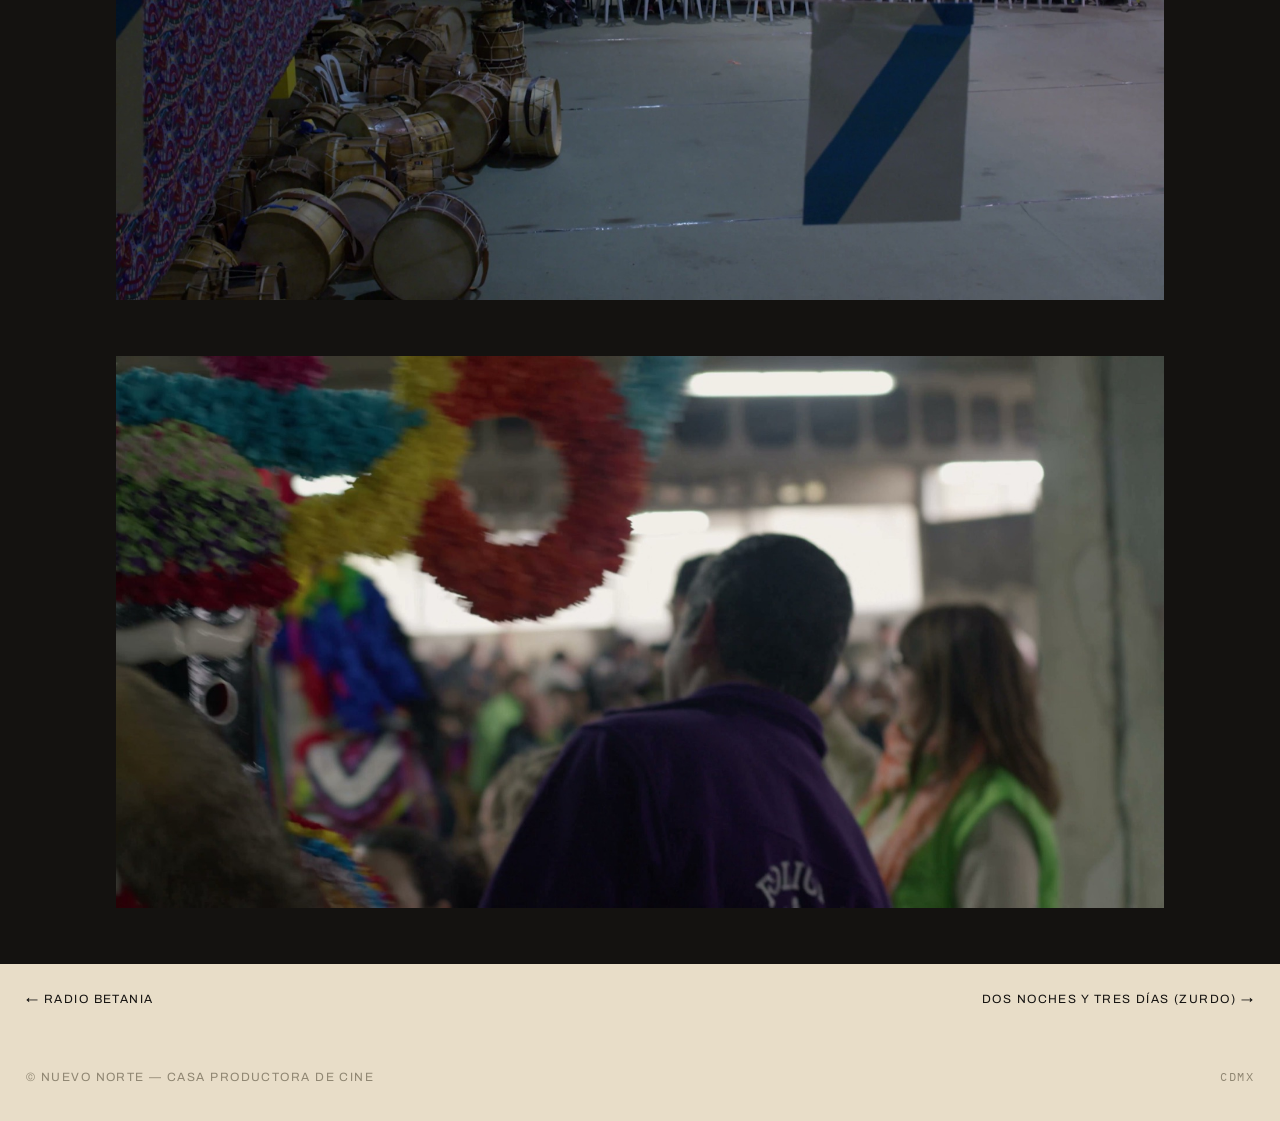
<file: proyecto/bajo-el-mismo-sol.html>
<!doctype html>
<html lang="es">
<head>
<meta charset="utf-8">
<meta name="viewport" content="width=device-width,initial-scale=1">
<title>Bajo el Mismo Sol — Nuevo Norte</title>
<meta name="description" content="Proyecto de Nuevo Norte, casa productora de cine, Ciudad de México.">
<link rel="canonical" href="https://nuevonorte.mx/proyecto/bajo-el-mismo-sol.html">
<meta property="og:type" content="website">
<meta property="og:site_name" content="Nuevo Norte">
<meta property="og:title" content="Bajo el Mismo Sol — Nuevo Norte">
<meta property="og:description" content="Proyecto de Nuevo Norte, casa productora de cine, Ciudad de México.">
<meta property="og:url" content="https://nuevonorte.mx/proyecto/bajo-el-mismo-sol.html">
<link rel="icon" href="../favicon.svg" type="image/svg+xml">
<meta name="theme-color" content="#141210">
<link rel="preconnect" href="https://fonts.googleapis.com"><link rel="preconnect" href="https://fonts.gstatic.com" crossorigin><link href="https://fonts.googleapis.com/css2?family=Oswald:wght@500;600&family=Archivo:wght@400;500&family=IBM+Plex+Mono:wght@400&display=swap" rel="stylesheet">
<link rel="stylesheet" href="../style.css">
</head>
<body>
<header>
  <div>
    <h1 class="giant"><a href="../index.html"><span>Nuevo</span><span>Norte</span></a></h1>
    <p class="sub">Casa productora de cine &middot; Ciudad de M&eacute;xico</p>
  </div>
  <nav>
    <a href="../index.html#casa">La Casa</a>
    <a href="../proyectos.html">Proyectos</a>
    <a href="../index.html#contacto">Contacto</a>
    <span class="navlang mono"><a class="on">ES</a><i>/</i><a href="../en/proyecto/bajo-el-mismo-sol.html">EN</a></span>
  </nav>
</header>
<div class="phead">
  <h2 class="ptitle">Bajo el Mismo Sol</h2>
  <div class="pmeta mono"><span>2026 &middot; Galicia, Espa&ntilde;a</span><span>Documental &middot; En postproducci&oacute;n</span><span>Dirigido por: Tom&aacute;s Fern&aacute;ndez V&eacute;rtiz</span></div>
  <p class="pnotes">Documental observacional rodado en Galicia a lo largo de cinco viajes. Un solo d&iacute;a imaginado &mdash; amanecer a noche &mdash; construido con las vidas de personas que no se conocen entre s&iacute;: canteros, tamborileiros, apicultores, el entroido. Actualmente en postproducci&oacute;n.</p>
</div>
<div class="gallery">
<figure><img src="../assets/bajo-el-mismo-sol/001.jpg" alt="" loading="lazy"></figure>
<figure><img src="../assets/bajo-el-mismo-sol/002.jpg" alt="" loading="lazy"></figure>
<figure><img src="../assets/bajo-el-mismo-sol/003.jpg" alt="" loading="lazy"></figure>
<figure><img src="../assets/bajo-el-mismo-sol/004.jpg" alt="" loading="lazy"></figure>
<figure><img src="../assets/bajo-el-mismo-sol/005.jpg" alt="" loading="lazy"></figure>
<figure><img src="../assets/bajo-el-mismo-sol/006.jpg" alt="" loading="lazy"></figure>
<figure><img src="../assets/bajo-el-mismo-sol/007.jpg" alt="" loading="lazy"></figure>
<figure><img src="../assets/bajo-el-mismo-sol/008.jpg" alt="" loading="lazy"></figure>
<figure><img src="../assets/bajo-el-mismo-sol/009.jpg" alt="" loading="lazy"></figure>
<figure><img src="../assets/bajo-el-mismo-sol/010.jpg" alt="" loading="lazy"></figure>
<figure><img src="../assets/bajo-el-mismo-sol/011.jpg" alt="" loading="lazy"></figure>
</div>
<div class="pnav">
  <a href="radio-betania.html">&larr; Radio Betania</a>
  <a href="dos-noches-y-tres-dias.html">Dos Noches y Tres D&iacute;as (ZURDO) &rarr;</a>
</div>
<footer>
  <span>&copy; Nuevo Norte &mdash; Casa productora de cine</span>
  <span class="mono">CDMX</span>
</footer>
</body>
</html>
</file>
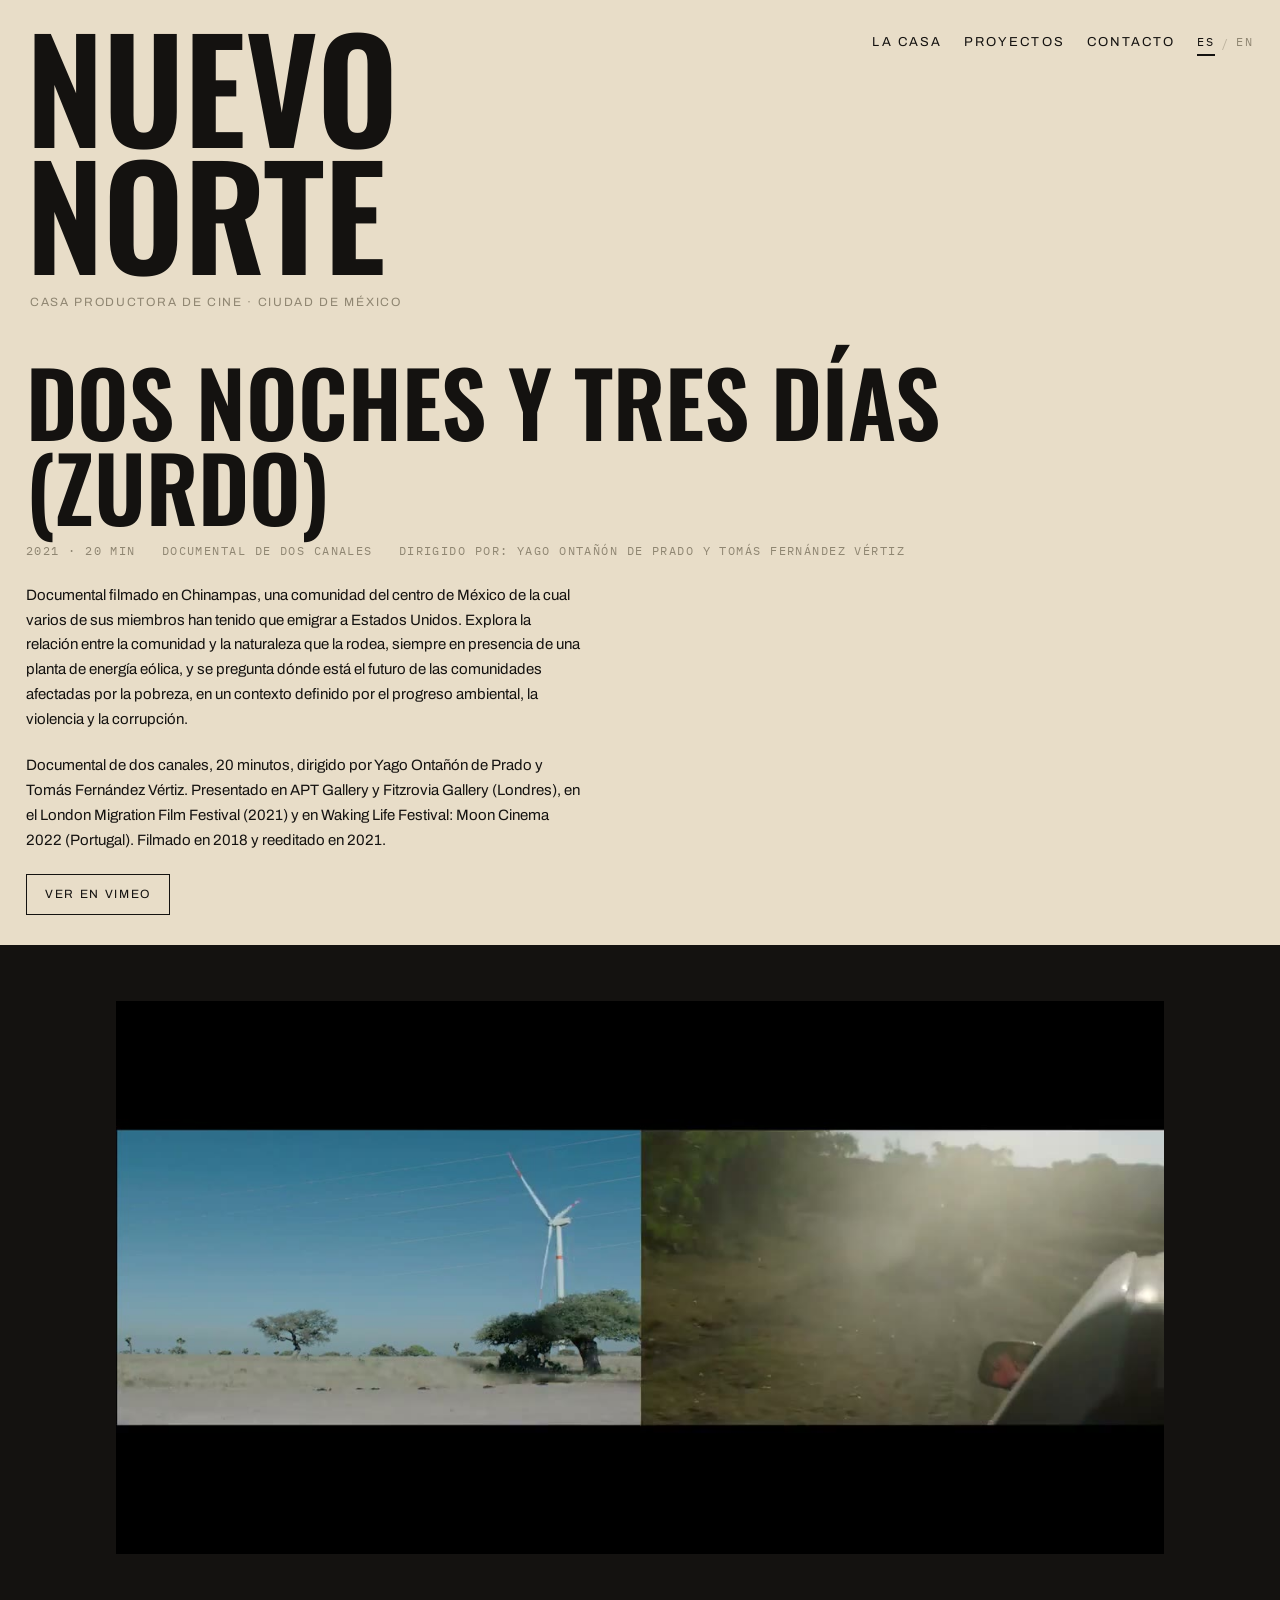
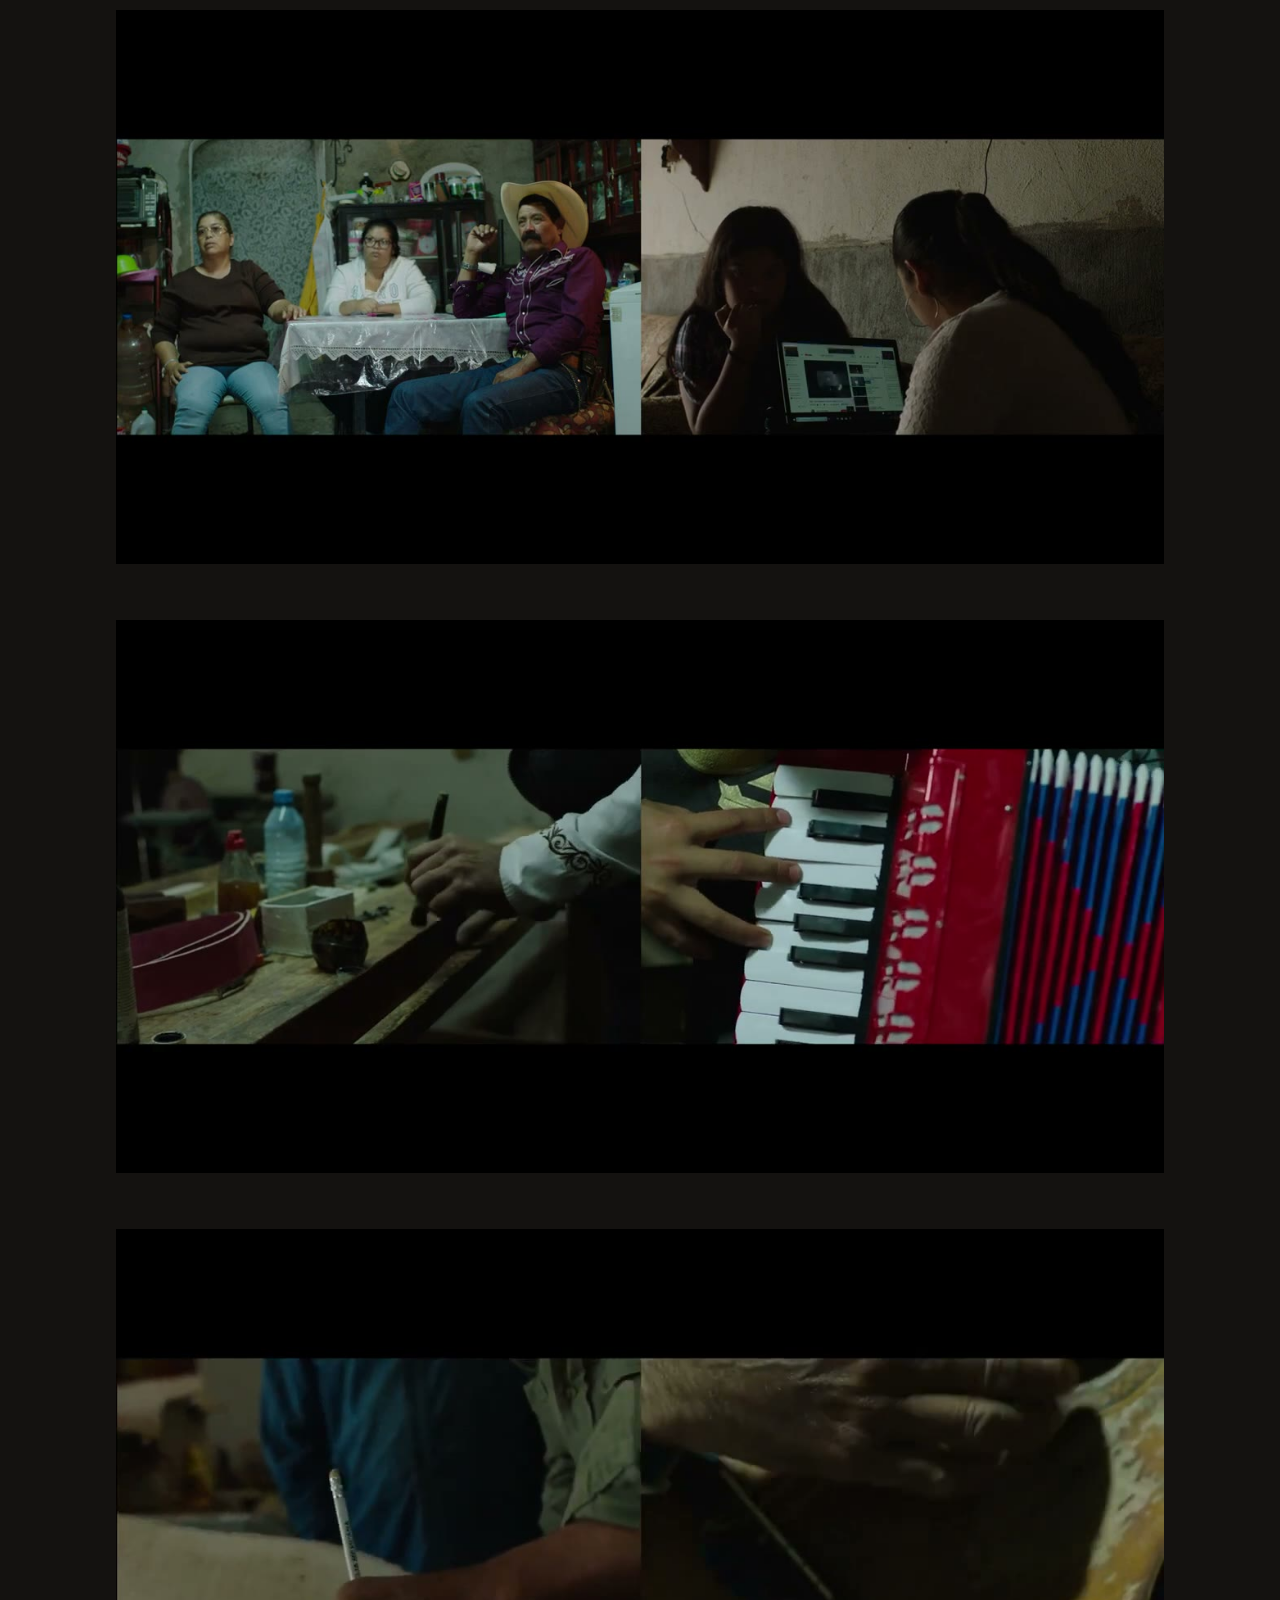
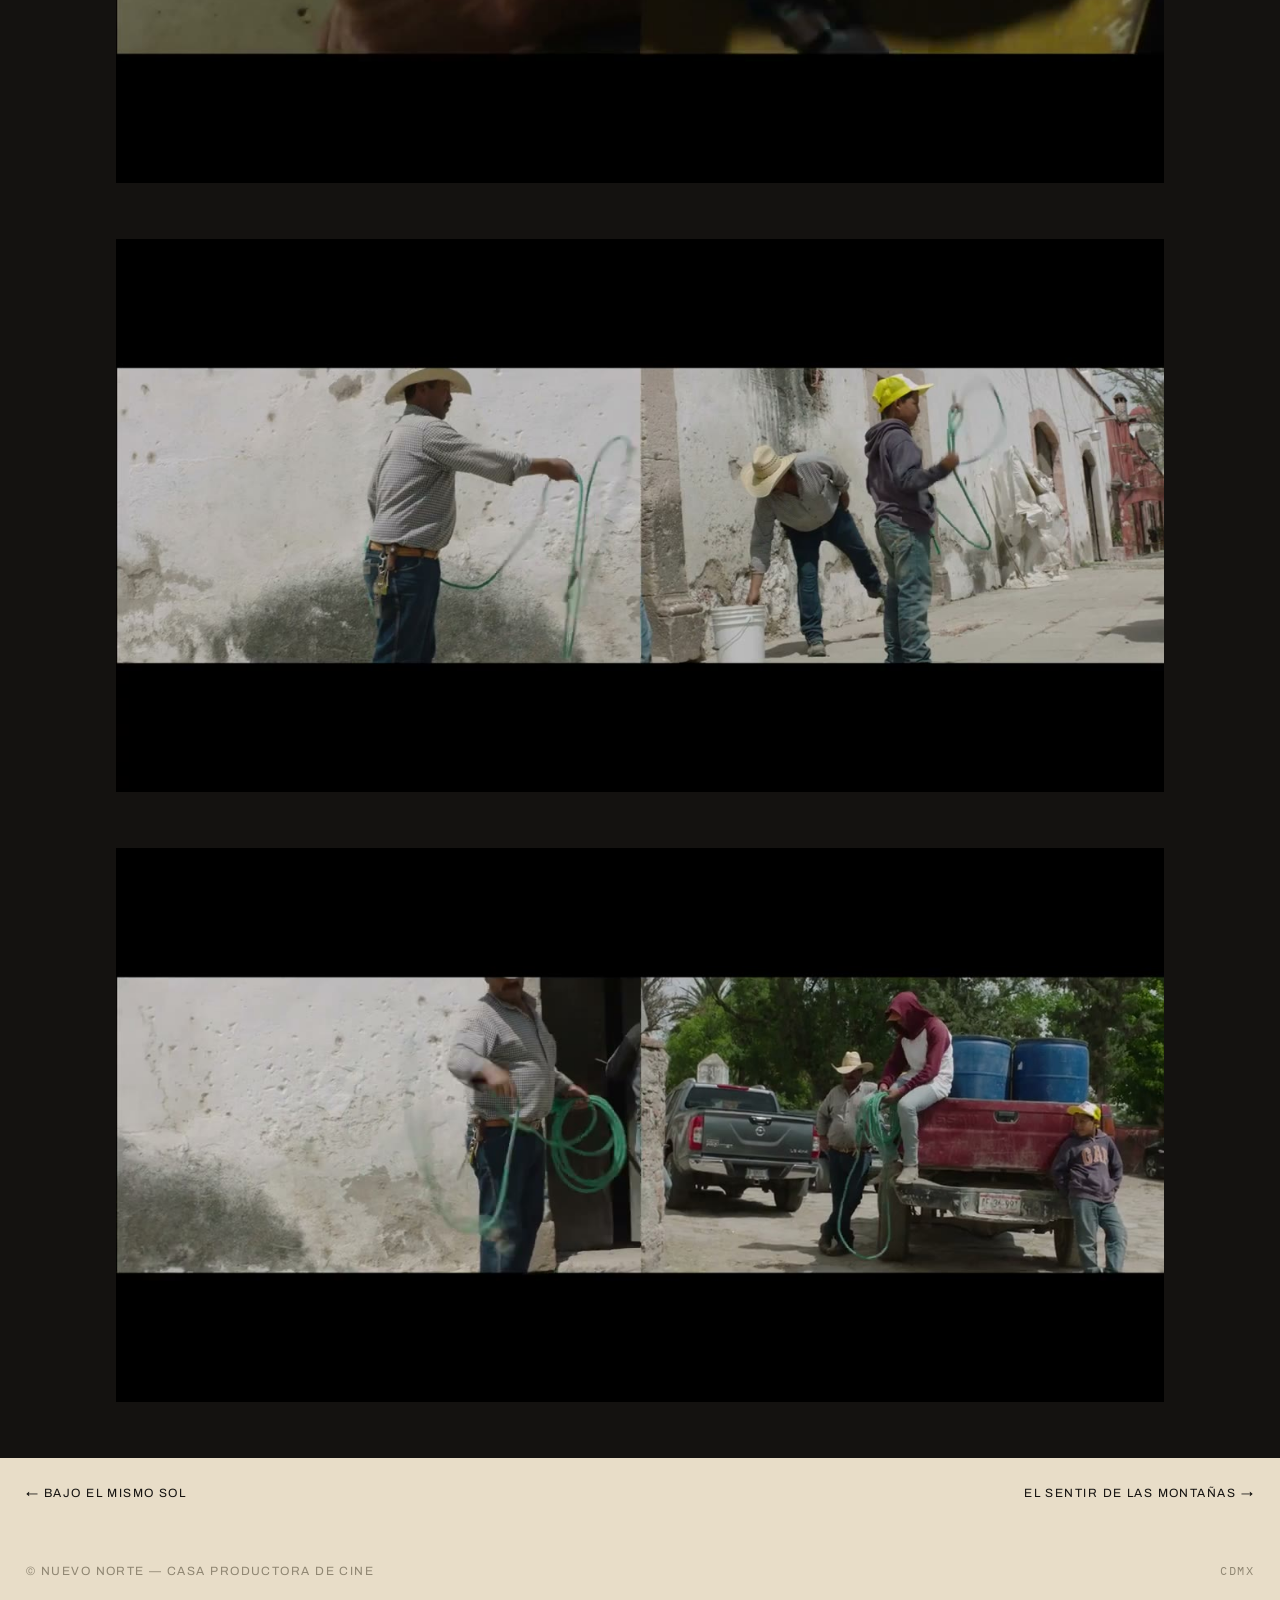
<file: proyecto/dos-noches-y-tres-dias.html>
<!doctype html>
<html lang="es">
<head>
<meta charset="utf-8">
<meta name="viewport" content="width=device-width,initial-scale=1">
<title>Dos Noches y Tres Días (ZURDO) — Nuevo Norte</title>
<meta name="description" content="Proyecto de Nuevo Norte, casa productora de cine, Ciudad de México.">
<link rel="canonical" href="https://nuevonorte.mx/proyecto/dos-noches-y-tres-dias.html">
<meta property="og:type" content="website">
<meta property="og:site_name" content="Nuevo Norte">
<meta property="og:title" content="Dos Noches y Tres Días — Nuevo Norte">
<meta property="og:description" content="Proyecto de Nuevo Norte, casa productora de cine, Ciudad de México.">
<meta property="og:url" content="https://nuevonorte.mx/proyecto/dos-noches-y-tres-dias.html">
<link rel="icon" href="../favicon.svg" type="image/svg+xml">
<meta name="theme-color" content="#141210">
<link rel="preconnect" href="https://fonts.googleapis.com"><link rel="preconnect" href="https://fonts.gstatic.com" crossorigin><link href="https://fonts.googleapis.com/css2?family=Oswald:wght@500;600&family=Archivo:wght@400;500&family=IBM+Plex+Mono:wght@400&display=swap" rel="stylesheet">
<link rel="stylesheet" href="../style.css">
</head>
<body>
<header>
  <div>
    <h1 class="giant"><a href="../index.html"><span>Nuevo</span><span>Norte</span></a></h1>
    <p class="sub">Casa productora de cine &middot; Ciudad de M&eacute;xico</p>
  </div>
  <nav>
    <a href="../index.html#casa">La Casa</a>
    <a href="../proyectos.html">Proyectos</a>
    <a href="../index.html#contacto">Contacto</a>
    <span class="navlang mono"><a class="on">ES</a><i>/</i><a href="../en/proyecto/dos-noches-y-tres-dias.html">EN</a></span>
  </nav>
</header>
<div class="phead">
  <h2 class="ptitle">Dos Noches y Tres D&iacute;as (ZURDO)</h2>
  <div class="pmeta mono"><span>2021 &middot; 20 min</span><span>Documental de dos canales</span><span>Dirigido por: Yago Onta&ntilde;&oacute;n de Prado y Tom&aacute;s Fern&aacute;ndez V&eacute;rtiz</span></div>
  <p class="pnotes">Documental filmado en Chinampas, una comunidad del centro de M&eacute;xico
  de la cual varios de sus miembros han tenido que emigrar a Estados Unidos.
  Explora la relaci&oacute;n entre la comunidad y la naturaleza que la rodea, siempre
  en presencia de una planta de energ&iacute;a e&oacute;lica, y se pregunta d&oacute;nde est&aacute; el
  futuro de las comunidades afectadas por la pobreza, en un contexto definido
  por el progreso ambiental, la violencia y la corrupci&oacute;n.</p>
  <p class="pnotes">Documental de dos canales, 20 minutos, dirigido por Yago Onta&ntilde;&oacute;n de
  Prado y Tom&aacute;s Fern&aacute;ndez V&eacute;rtiz. Presentado en APT Gallery y Fitzrovia
  Gallery (Londres), en el London Migration Film Festival (2021) y en Waking
  Life Festival: Moon Cinema 2022 (Portugal). Filmado en 2018 y reeditado en
  2021.</p>
  <div class="btns"><a href="https://vimeo.com/649195304" target="_blank" rel="noopener">Ver en Vimeo</a></div>
</div>
<div class="gallery">
<figure><img src="../assets/dos-noches/001.jpg" alt="" loading="lazy"></figure>
<figure><img src="../assets/dos-noches/002.jpg" alt="" loading="lazy"></figure>
<figure><img src="../assets/dos-noches/003.jpg" alt="" loading="lazy"></figure>
<figure><img src="../assets/dos-noches/004.jpg" alt="" loading="lazy"></figure>
<figure><img src="../assets/dos-noches/005.jpg" alt="" loading="lazy"></figure>
<figure><img src="../assets/dos-noches/006.jpg" alt="" loading="lazy"></figure>
</div>
<div class="pnav">
  <a href="bajo-el-mismo-sol.html">&larr; Bajo el Mismo Sol</a>
  <a href="el-sentir-de-las-montanas.html">El Sentir de las Monta&ntilde;as &rarr;</a>
</div>
<footer>
  <span>&copy; Nuevo Norte &mdash; Casa productora de cine</span>
  <span class="mono">CDMX</span>
</footer>
</body>
</html>
</file>
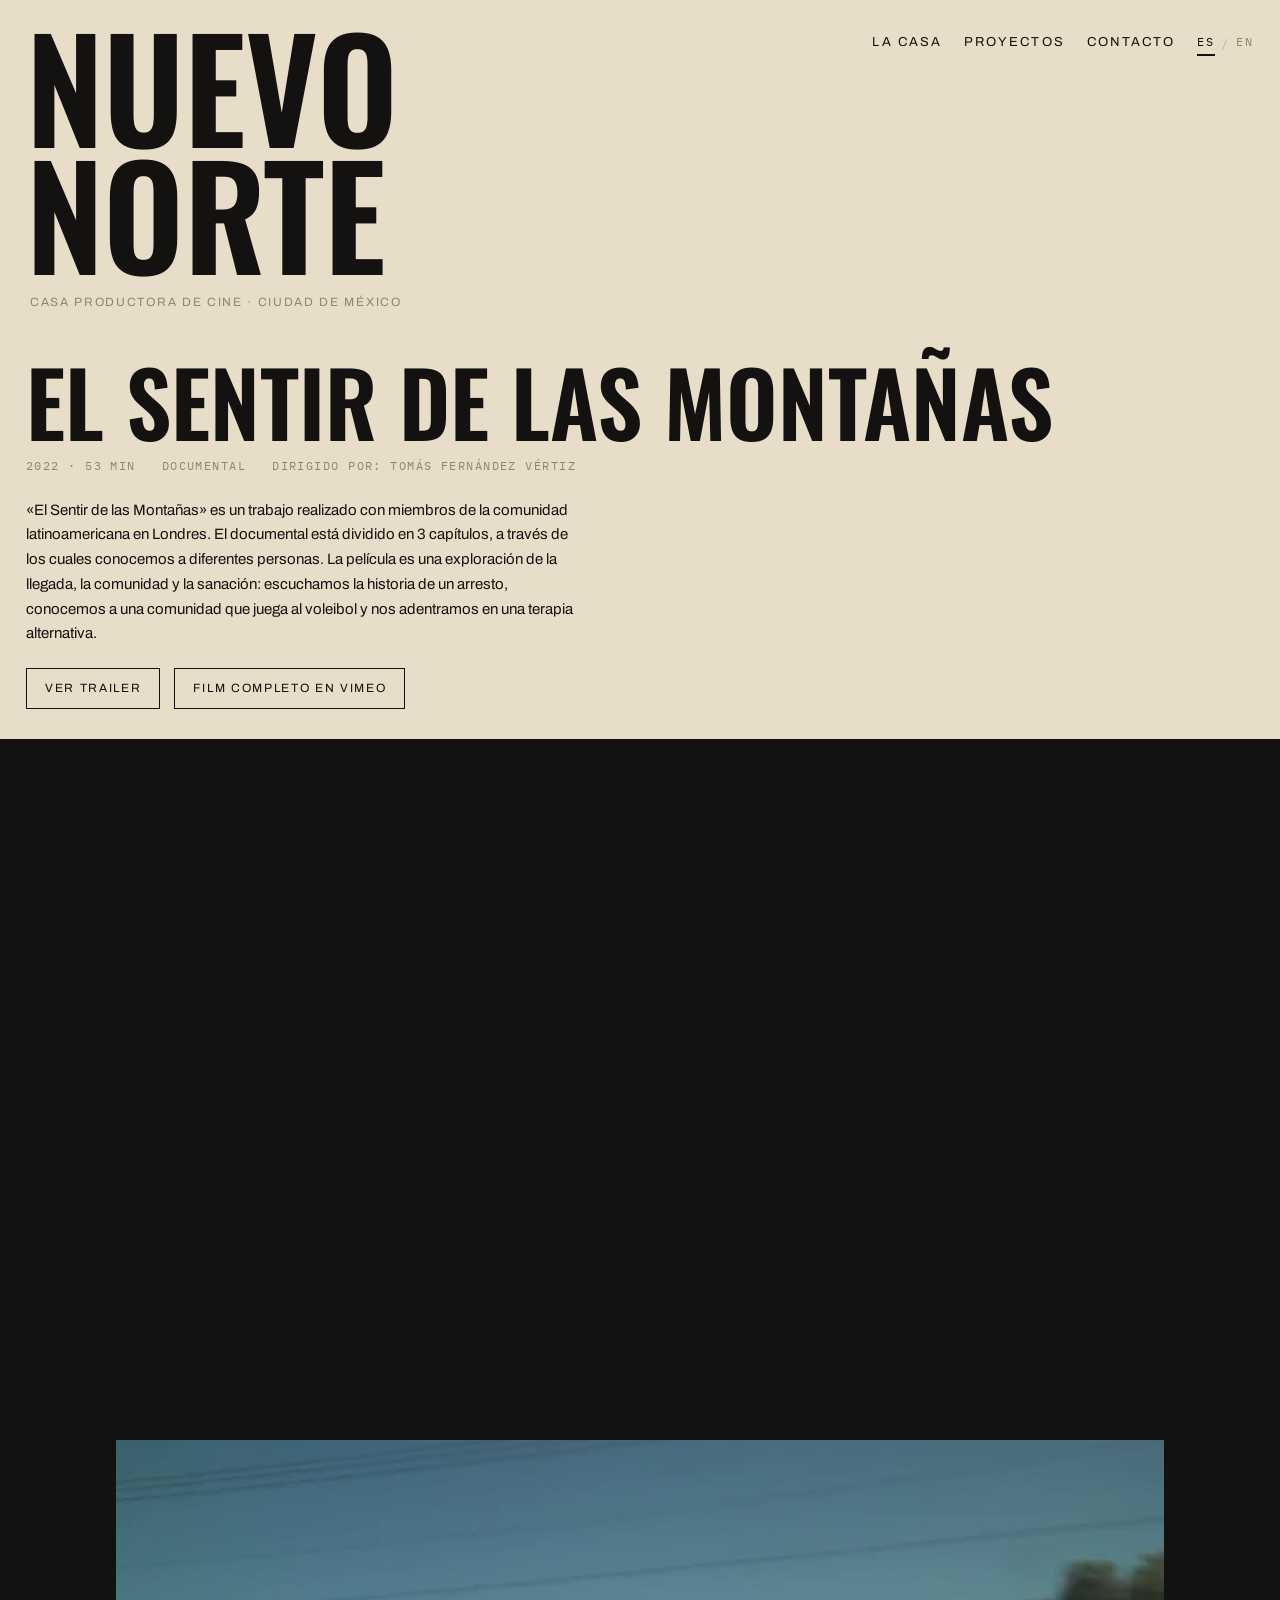
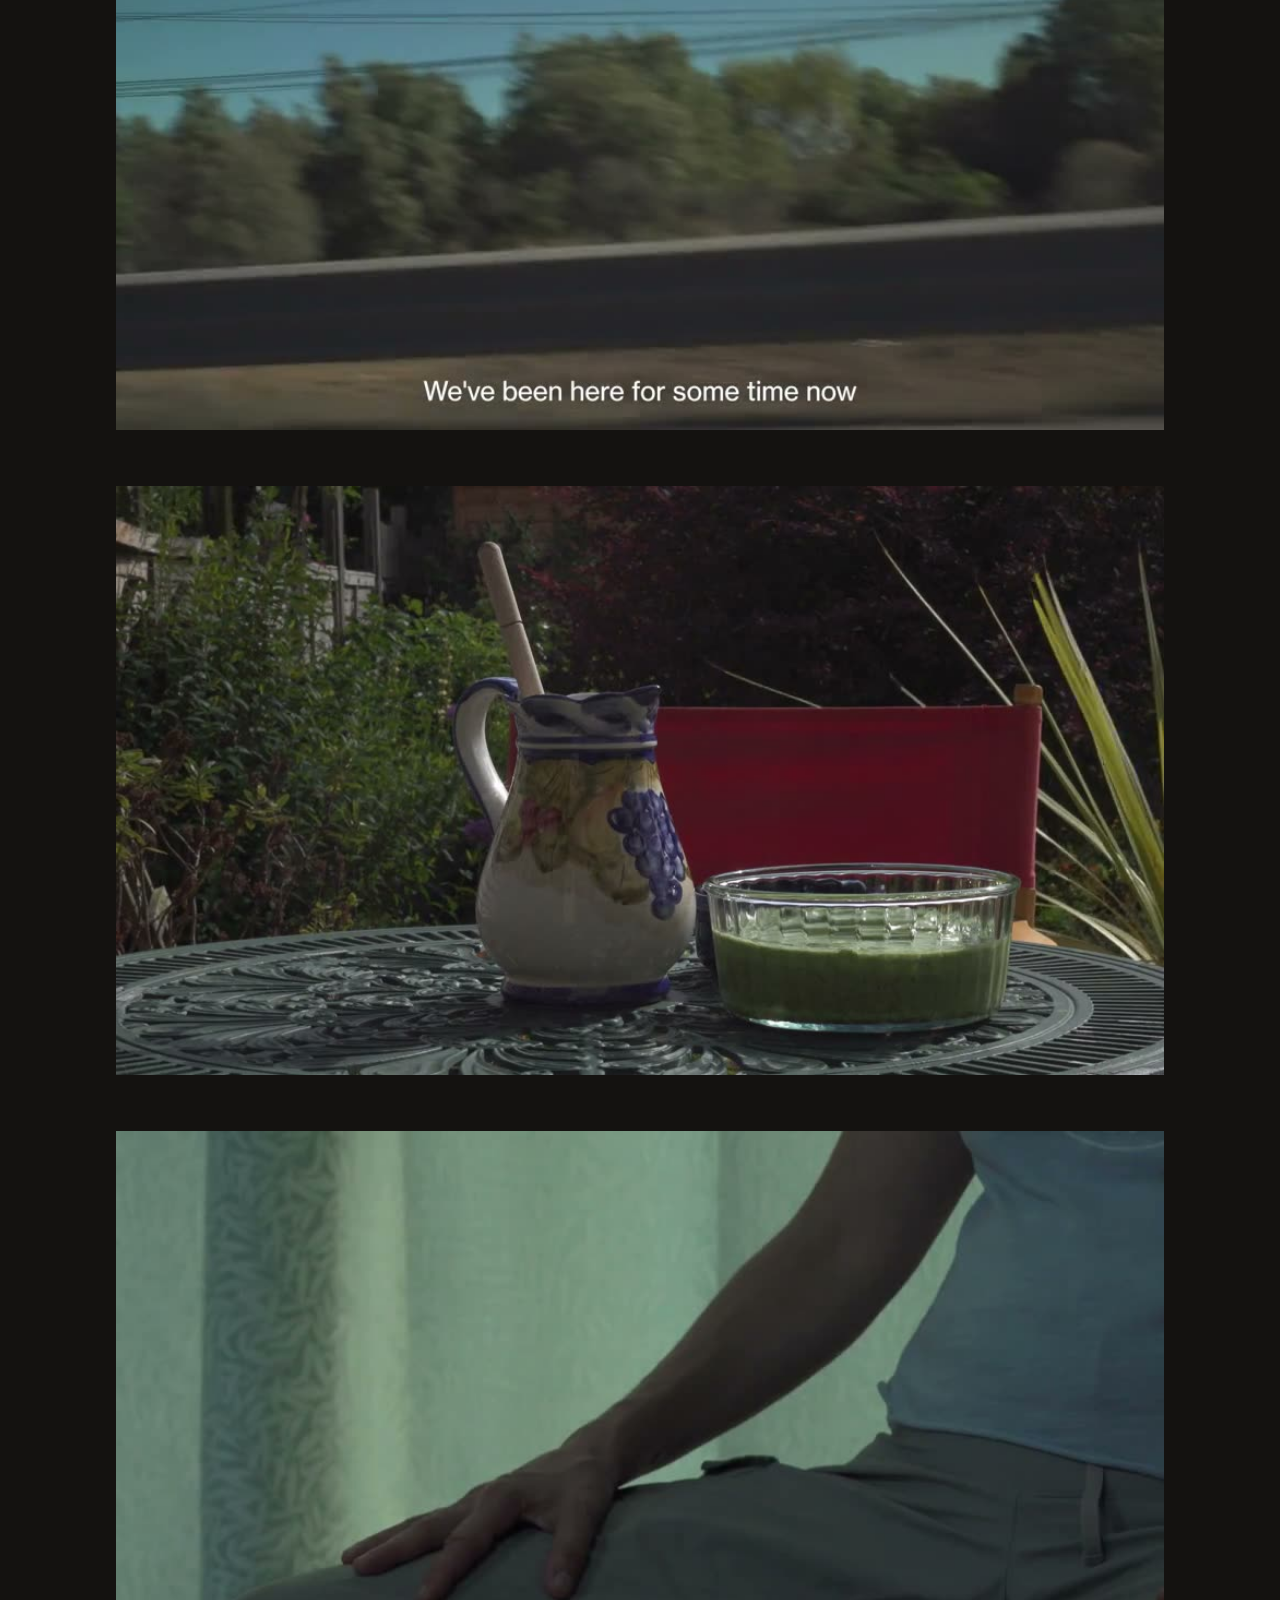
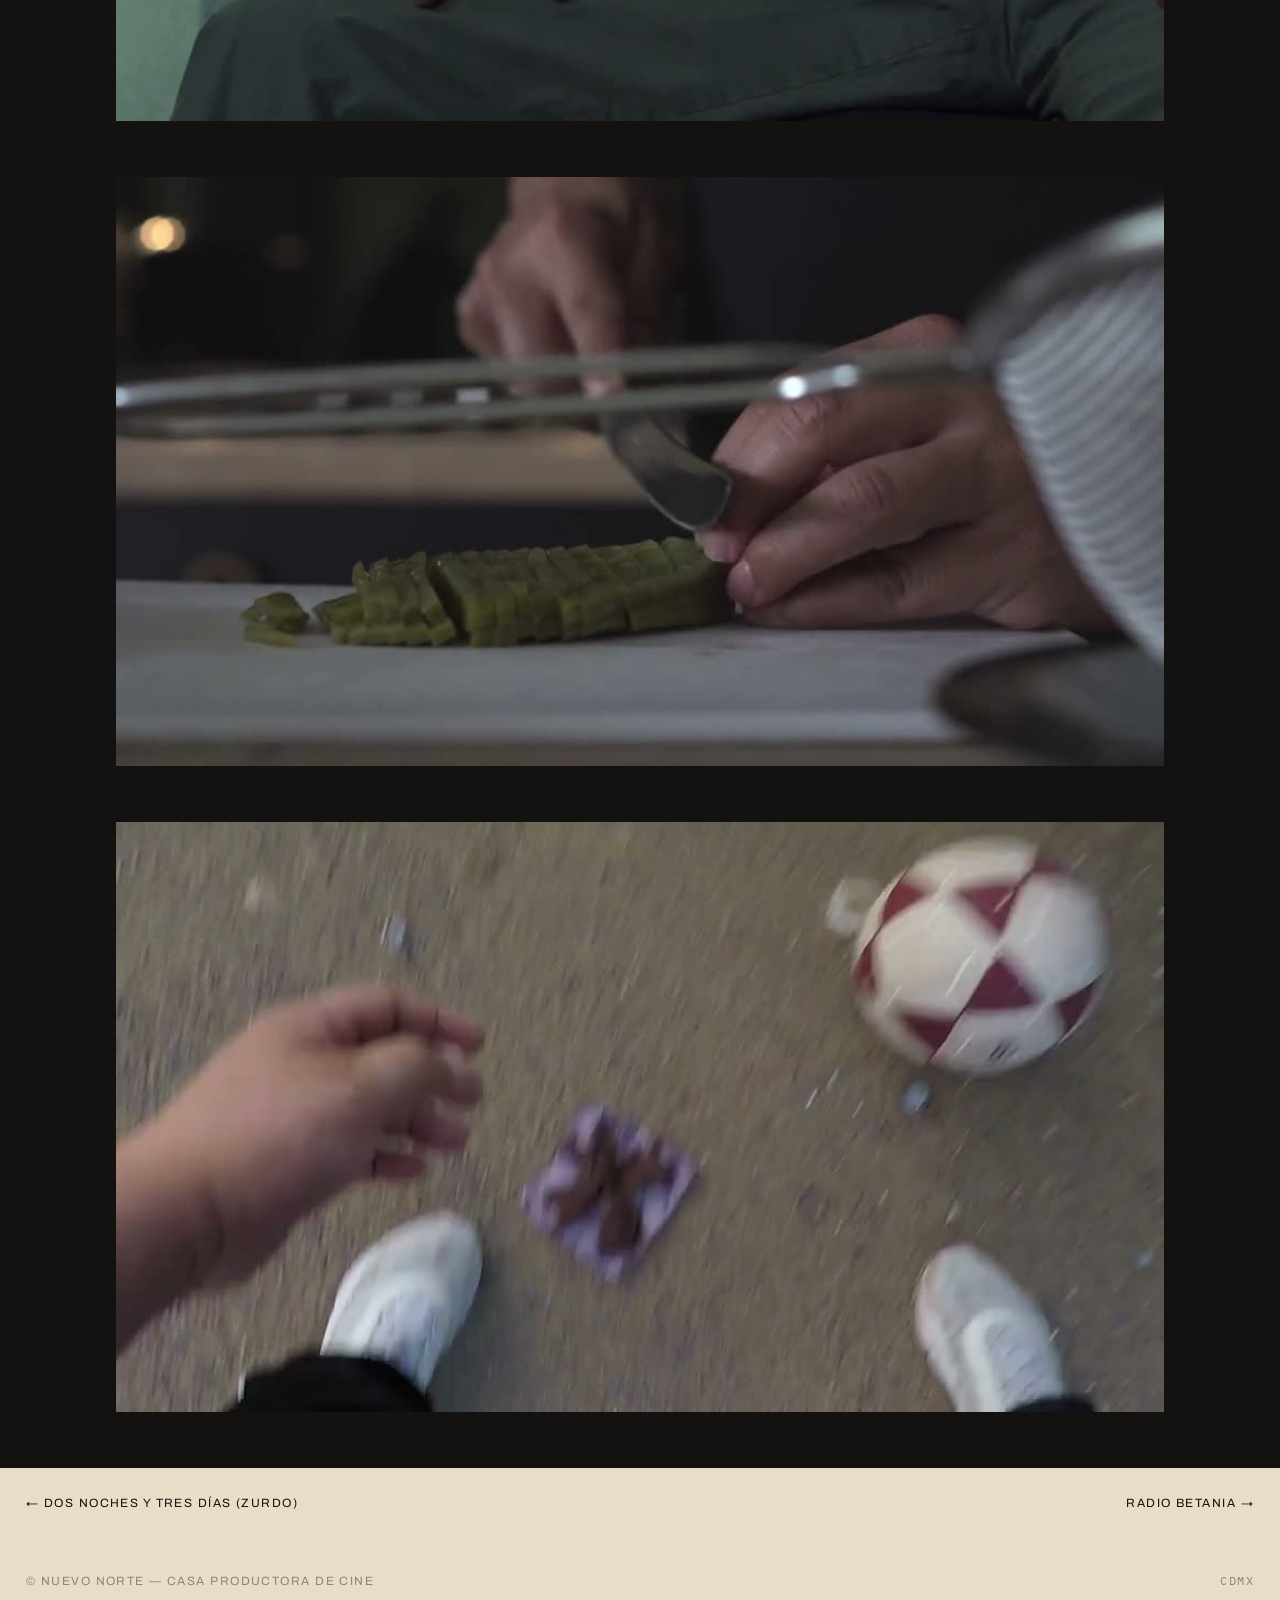
<file: proyecto/el-sentir-de-las-montanas.html>
<!doctype html>
<html lang="es">
<head>
<meta charset="utf-8">
<meta name="viewport" content="width=device-width,initial-scale=1">
<title>El Sentir de las Montañas — Nuevo Norte</title>
<meta name="description" content="Proyecto de Nuevo Norte, casa productora de cine, Ciudad de México.">
<link rel="canonical" href="https://nuevonorte.mx/proyecto/el-sentir-de-las-montanas.html">
<meta property="og:type" content="website">
<meta property="og:site_name" content="Nuevo Norte">
<meta property="og:title" content="El Sentir de las Montañas — Nuevo Norte">
<meta property="og:description" content="Proyecto de Nuevo Norte, casa productora de cine, Ciudad de México.">
<meta property="og:url" content="https://nuevonorte.mx/proyecto/el-sentir-de-las-montanas.html">
<link rel="icon" href="../favicon.svg" type="image/svg+xml">
<meta name="theme-color" content="#141210">
<link rel="preconnect" href="https://fonts.googleapis.com"><link rel="preconnect" href="https://fonts.gstatic.com" crossorigin><link href="https://fonts.googleapis.com/css2?family=Oswald:wght@500;600&family=Archivo:wght@400;500&family=IBM+Plex+Mono:wght@400&display=swap" rel="stylesheet">
<link rel="stylesheet" href="../style.css">
</head>
<body>
<header>
  <div>
    <h1 class="giant"><a href="../index.html"><span>Nuevo</span><span>Norte</span></a></h1>
    <p class="sub">Casa productora de cine &middot; Ciudad de M&eacute;xico</p>
  </div>
  <nav>
    <a href="../index.html#casa">La Casa</a>
    <a href="../proyectos.html">Proyectos</a>
    <a href="../index.html#contacto">Contacto</a>
    <span class="navlang mono"><a class="on">ES</a><i>/</i><a href="../en/proyecto/el-sentir-de-las-montanas.html">EN</a></span>
  </nav>
</header>
<div class="phead">
  <h2 class="ptitle">El Sentir de las Monta&ntilde;as</h2>
  <div class="pmeta mono"><span>2022 &middot; 53 min</span><span>Documental</span><span>Dirigido por: Tom&aacute;s Fern&aacute;ndez V&eacute;rtiz</span></div>
  <p class="pnotes">&laquo;El Sentir de las Monta&ntilde;as&raquo; es un trabajo realizado con miembros de la comunidad latinoamericana en Londres. El documental est&aacute; dividido en 3 cap&iacute;tulos, a trav&eacute;s de los cuales conocemos a diferentes personas. La pel&iacute;cula es una exploraci&oacute;n de la llegada, la comunidad y la sanaci&oacute;n: escuchamos la historia de un arresto, conocemos a una comunidad que juega al voleibol y nos adentramos en una terapia alternativa.</p>
  <div class="btns"><a href="https://vimeo.com/731418647" target="_blank" rel="noopener">Ver trailer</a><a href="https://vimeo.com/737544443" target="_blank" rel="noopener">Film completo en Vimeo</a></div>
</div>
<div class="gallery">
<div class="player"><div class="vwrap"><iframe src="https://player.vimeo.com/video/731418647" allow="fullscreen; picture-in-picture" allowfullscreen title="Trailer"></iframe></div></div>
<figure><img src="../assets/el-sentir/001.jpg" alt="" loading="lazy"></figure>
<figure><img src="../assets/el-sentir/002.jpg" alt="" loading="lazy"></figure>
<figure><img src="../assets/el-sentir/003.jpg" alt="" loading="lazy"></figure>
<figure><img src="../assets/el-sentir/004.jpg" alt="" loading="lazy"></figure>
<figure><img src="../assets/el-sentir/005.jpg" alt="" loading="lazy"></figure>
</div>
<div class="pnav">
  <a href="dos-noches-y-tres-dias.html">&larr; Dos Noches y Tres D&iacute;as (ZURDO)</a>
  <a href="radio-betania.html">Radio Betania &rarr;</a>
</div>
<footer>
  <span>&copy; Nuevo Norte &mdash; Casa productora de cine</span>
  <span class="mono">CDMX</span>
</footer>
</body>
</html>
</file>
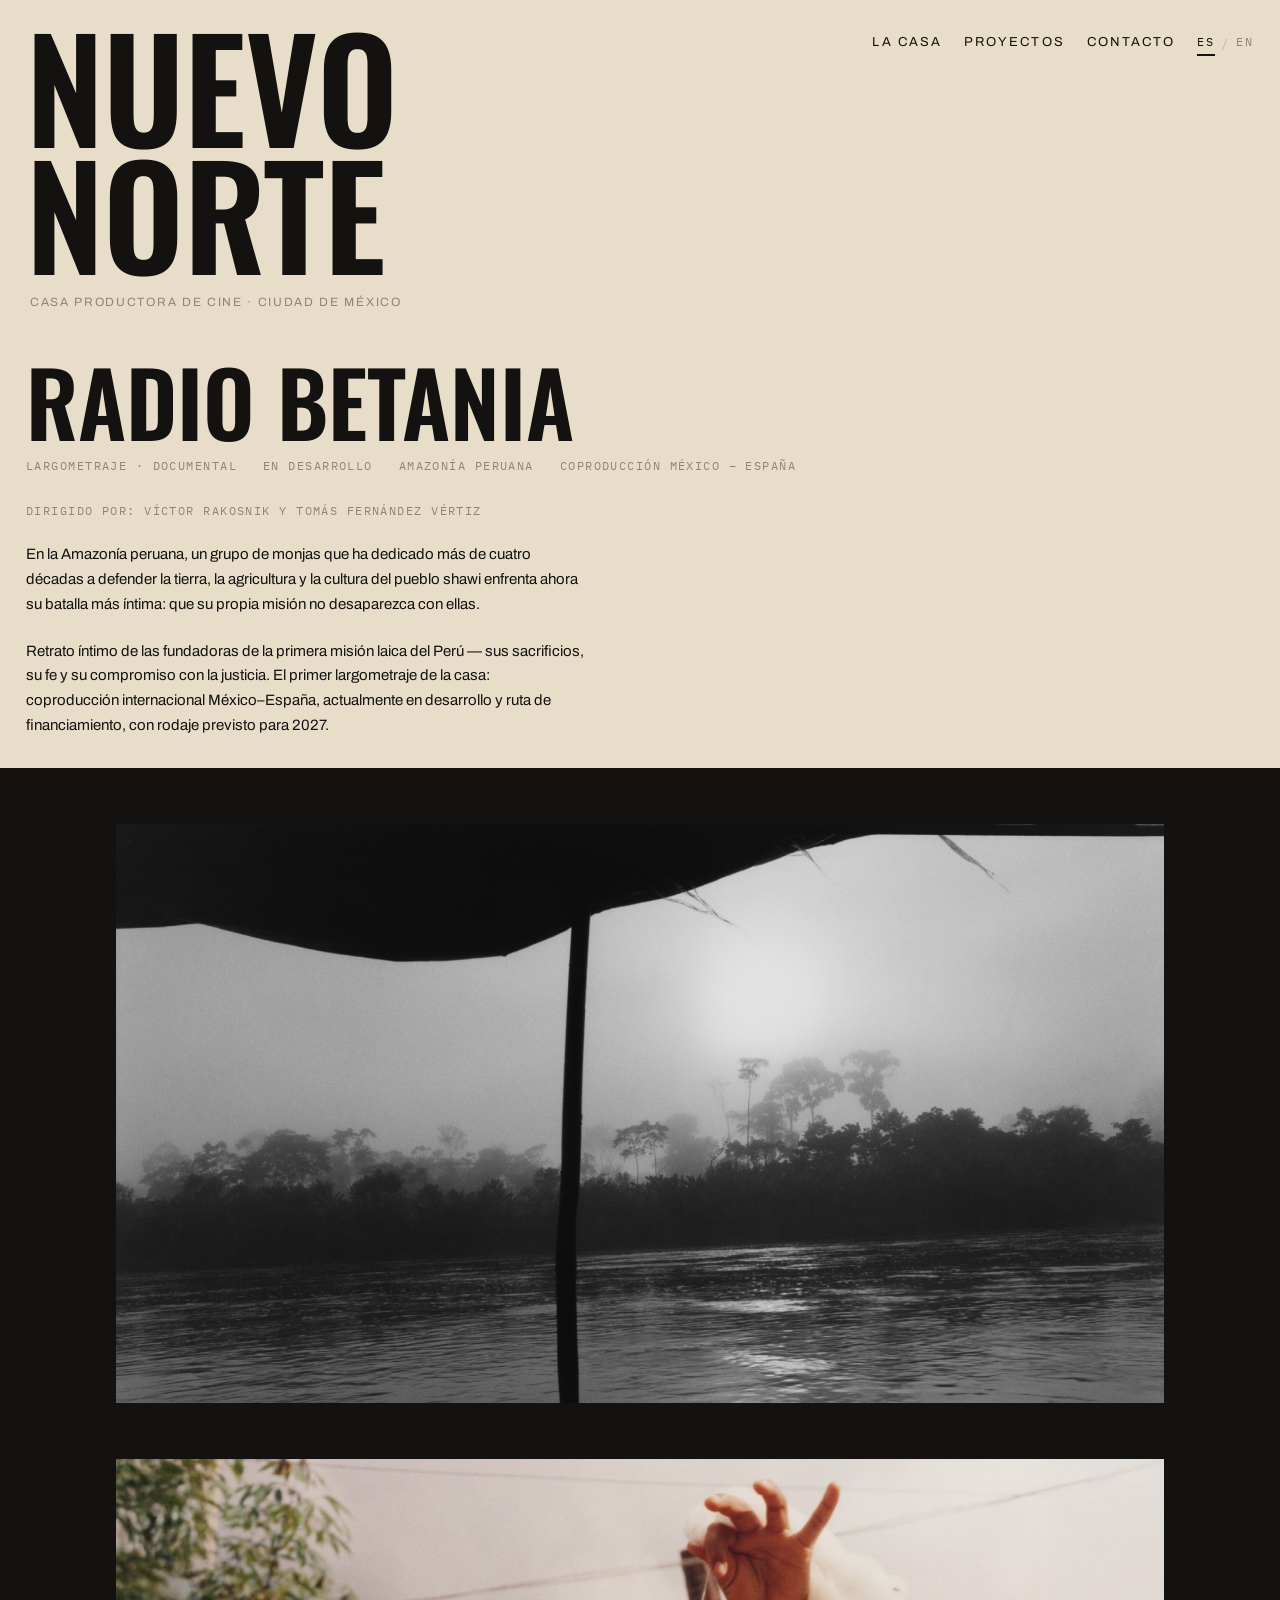
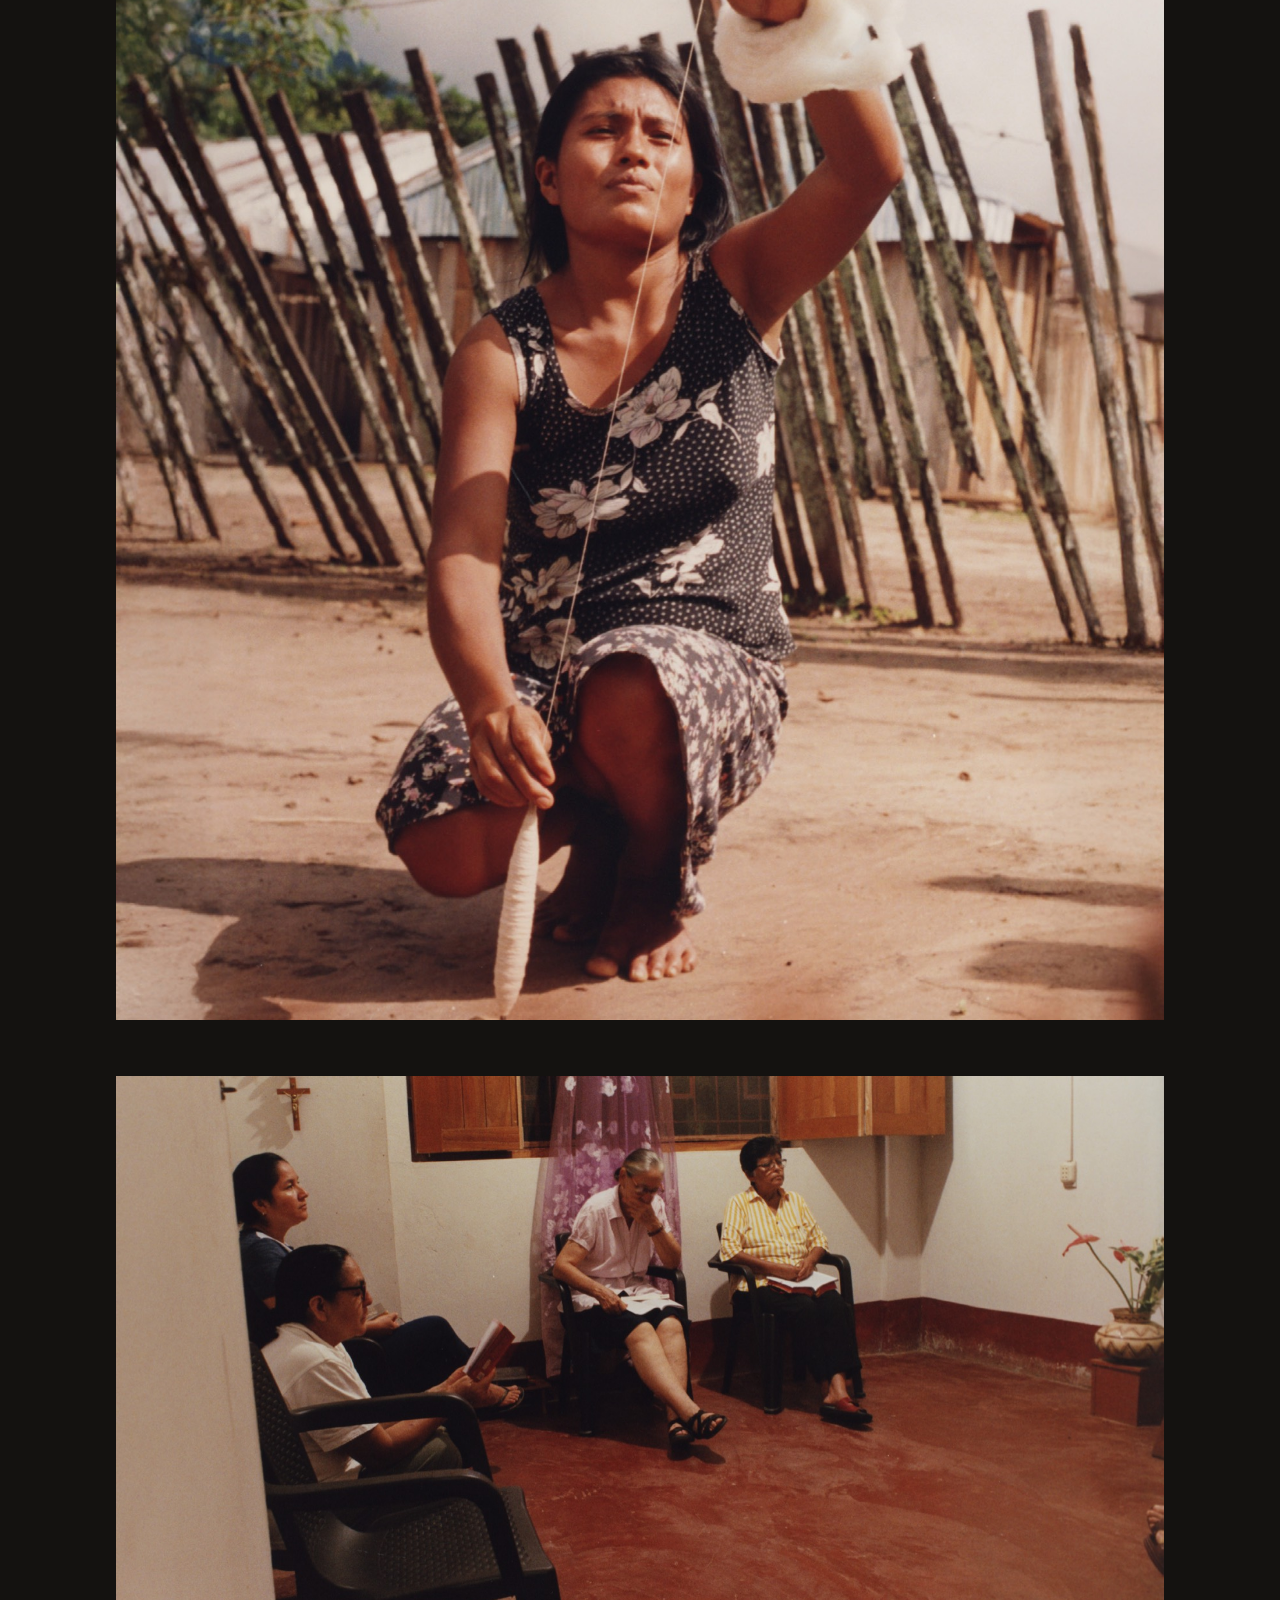
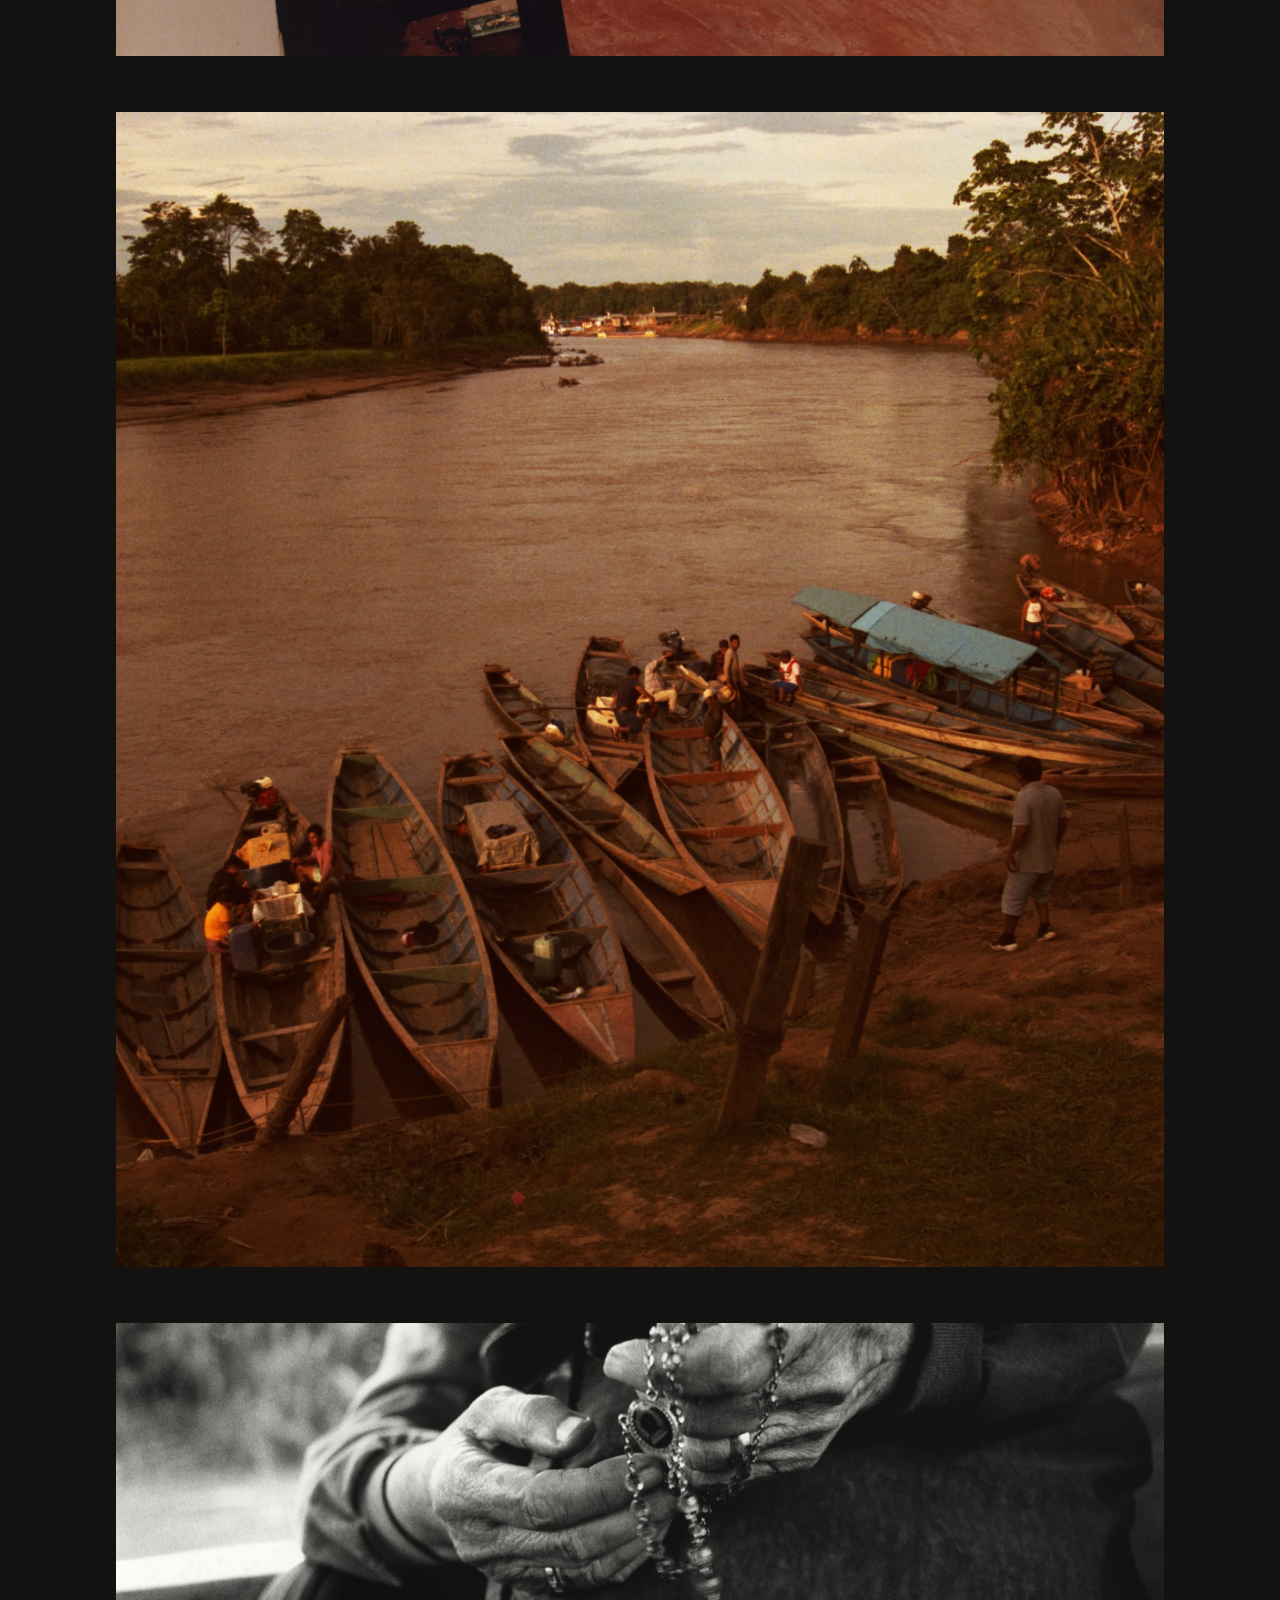
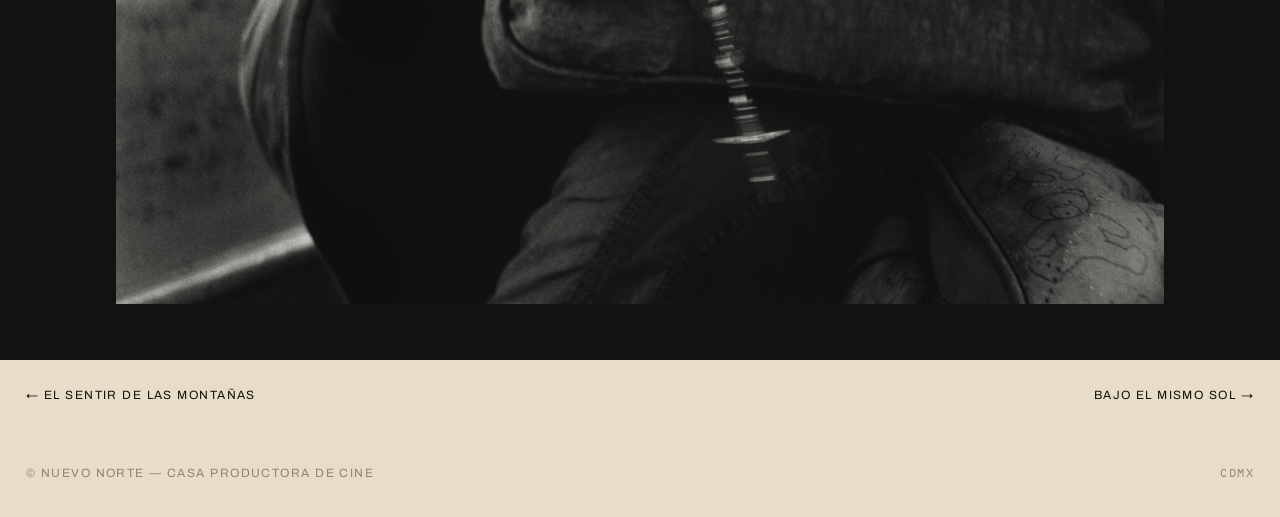
<file: proyecto/radio-betania.html>
<!doctype html>
<html lang="es">
<head>
<meta charset="utf-8">
<meta name="viewport" content="width=device-width,initial-scale=1">
<title>Radio Betania — Nuevo Norte</title>
<meta name="description" content="Proyecto de Nuevo Norte, casa productora de cine, Ciudad de México.">
<link rel="canonical" href="https://nuevonorte.mx/proyecto/radio-betania.html">
<meta property="og:type" content="website">
<meta property="og:site_name" content="Nuevo Norte">
<meta property="og:title" content="Radio Betania — Nuevo Norte">
<meta property="og:description" content="Proyecto de Nuevo Norte, casa productora de cine, Ciudad de México.">
<meta property="og:url" content="https://nuevonorte.mx/proyecto/radio-betania.html">
<link rel="icon" href="../favicon.svg" type="image/svg+xml">
<meta name="theme-color" content="#141210">
<link rel="preconnect" href="https://fonts.googleapis.com"><link rel="preconnect" href="https://fonts.gstatic.com" crossorigin><link href="https://fonts.googleapis.com/css2?family=Oswald:wght@500;600&family=Archivo:wght@400;500&family=IBM+Plex+Mono:wght@400&display=swap" rel="stylesheet">
<link rel="stylesheet" href="../style.css">
</head>
<body>
<header>
  <div>
    <h1 class="giant"><a href="../index.html"><span>Nuevo</span><span>Norte</span></a></h1>
    <p class="sub">Casa productora de cine &middot; Ciudad de M&eacute;xico</p>
  </div>
  <nav>
    <a href="../index.html#casa">La Casa</a>
    <a href="../proyectos.html">Proyectos</a>
    <a href="../index.html#contacto">Contacto</a>
    <span class="navlang mono"><a class="on">ES</a><i>/</i><a href="../en/proyecto/radio-betania.html">EN</a></span>
  </nav>
</header>
<div class="phead">
  <h2 class="ptitle">Radio Betania</h2>
  <div class="pmeta mono"><span>Largometraje &middot; Documental</span><span>En desarrollo</span><span>Amazon&iacute;a peruana</span><span>Coproducci&oacute;n M&eacute;xico &ndash; Espa&ntilde;a</span><span>Dirigido por: V&iacute;ctor Rakosnik y Tom&aacute;s Fern&aacute;ndez V&eacute;rtiz</span></div>
  <p class="pnotes">En la Amazon&iacute;a peruana, un grupo de monjas que ha dedicado m&aacute;s de
  cuatro d&eacute;cadas a defender la tierra, la agricultura y la cultura del pueblo
  shawi enfrenta ahora su batalla m&aacute;s &iacute;ntima: que su propia misi&oacute;n no
  desaparezca con ellas.</p>
  <p class="pnotes">Retrato &iacute;ntimo de las fundadoras de la primera misi&oacute;n laica del
  Per&uacute; &mdash; sus sacrificios, su fe y su compromiso con la justicia. El primer
  largometraje de la casa: coproducci&oacute;n internacional M&eacute;xico&ndash;Espa&ntilde;a,
  actualmente en desarrollo y ruta de financiamiento, con rodaje previsto
  para 2027.</p>
</div>
<div class="gallery">
<figure><img src="../assets/radio-betania/002.jpg" alt="" loading="lazy"></figure>
<figure><img src="../assets/radio-betania/003.jpg" alt="" loading="lazy"></figure>
<figure><img src="../assets/radio-betania/004.jpg" alt="" loading="lazy"></figure>
<figure><img src="../assets/radio-betania/005.jpg" alt="" loading="lazy"></figure>
<figure><img src="../assets/radio-betania/006.jpg" alt="" loading="lazy"></figure>
</div>
<div class="pnav">
  <a href="el-sentir-de-las-montanas.html">&larr; El Sentir de las Monta&ntilde;as</a>
  <a href="bajo-el-mismo-sol.html">Bajo el Mismo Sol &rarr;</a>
</div>
<footer>
  <span>&copy; Nuevo Norte &mdash; Casa productora de cine</span>
  <span class="mono">CDMX</span>
</footer>
</body>
</html>
</file>
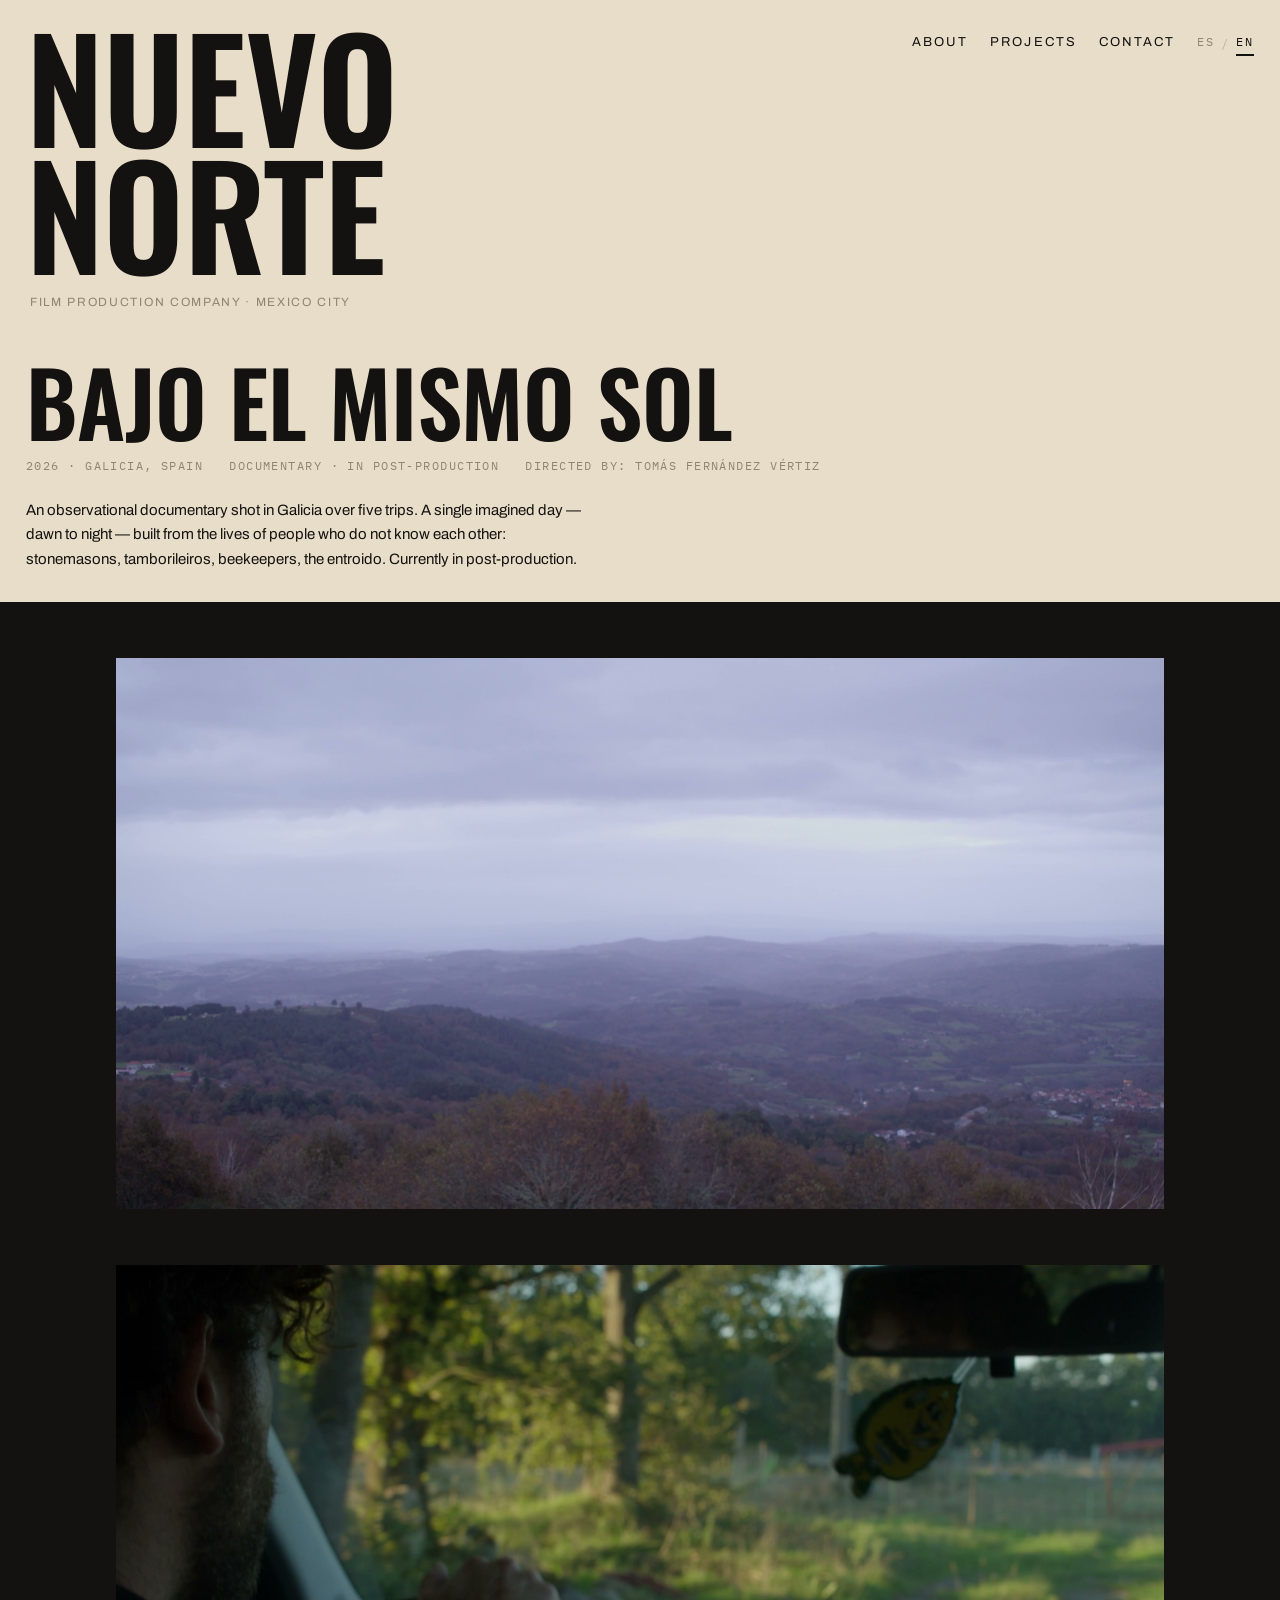
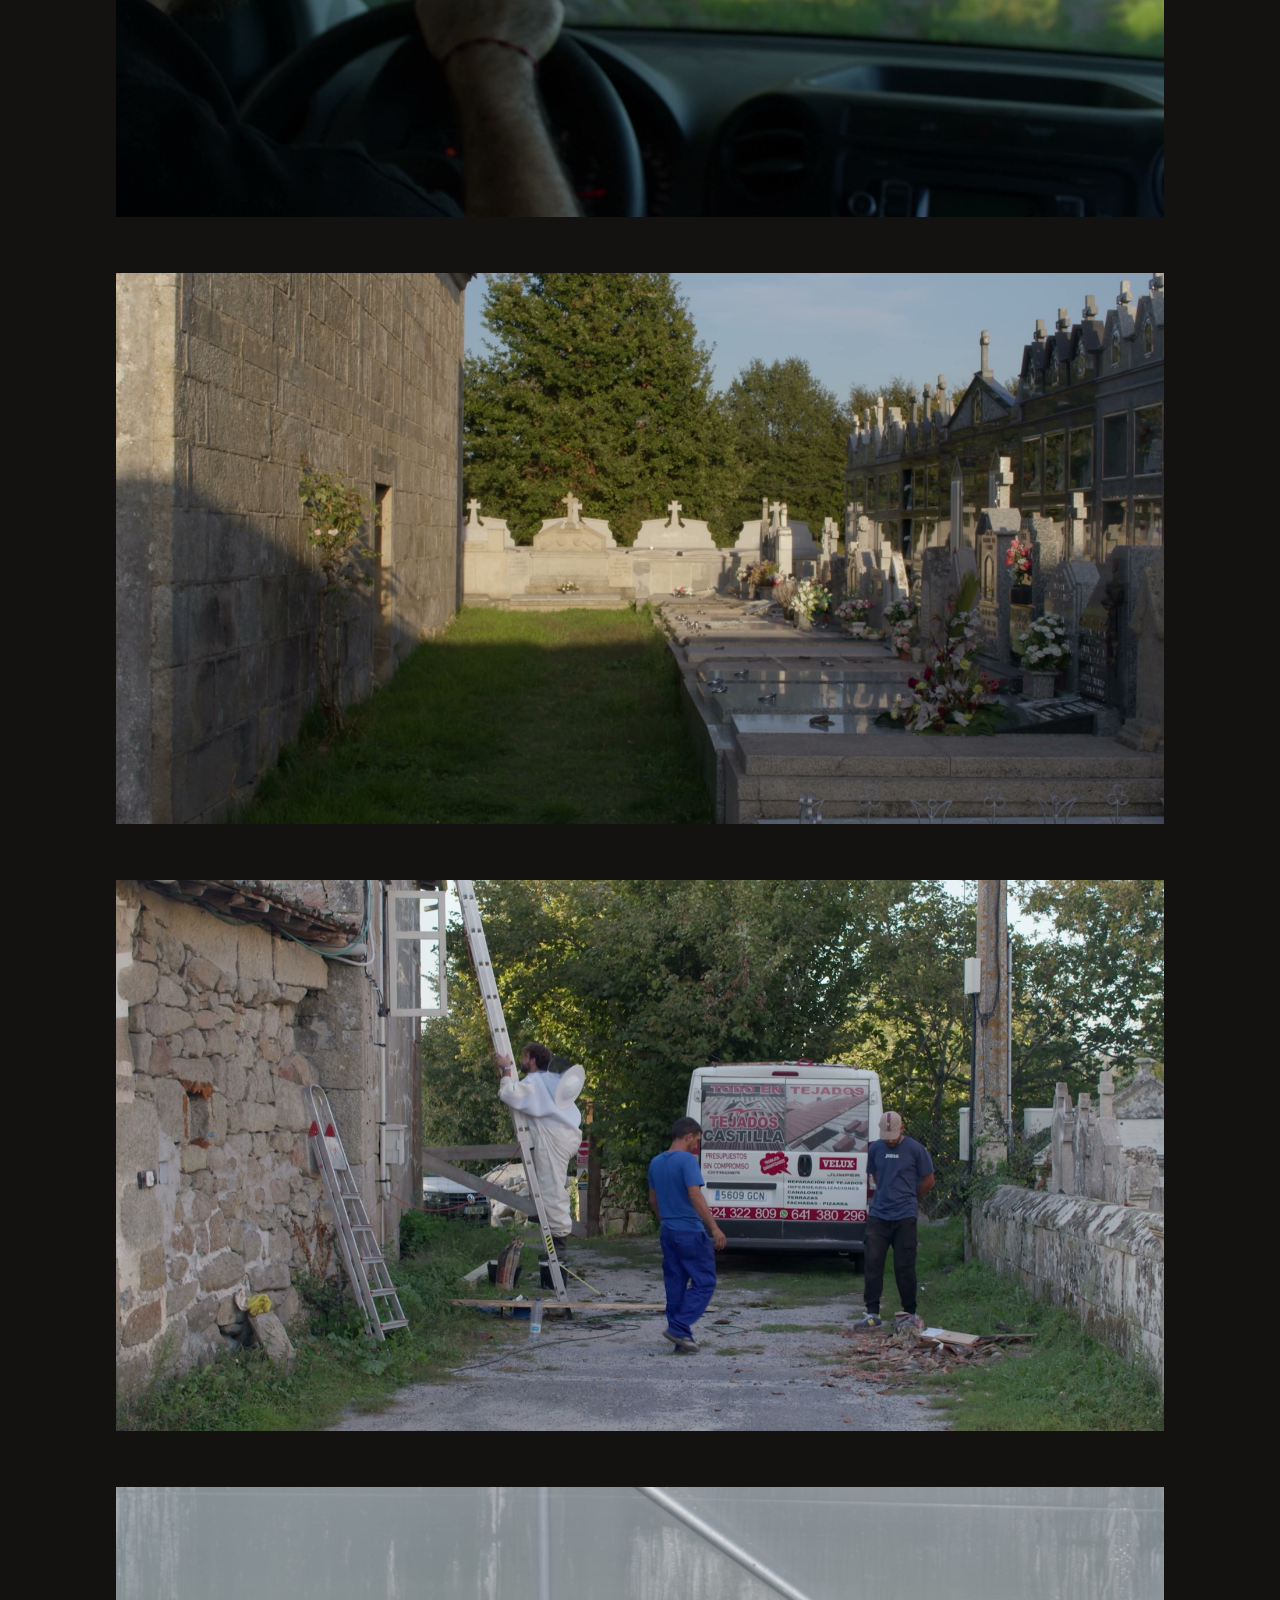
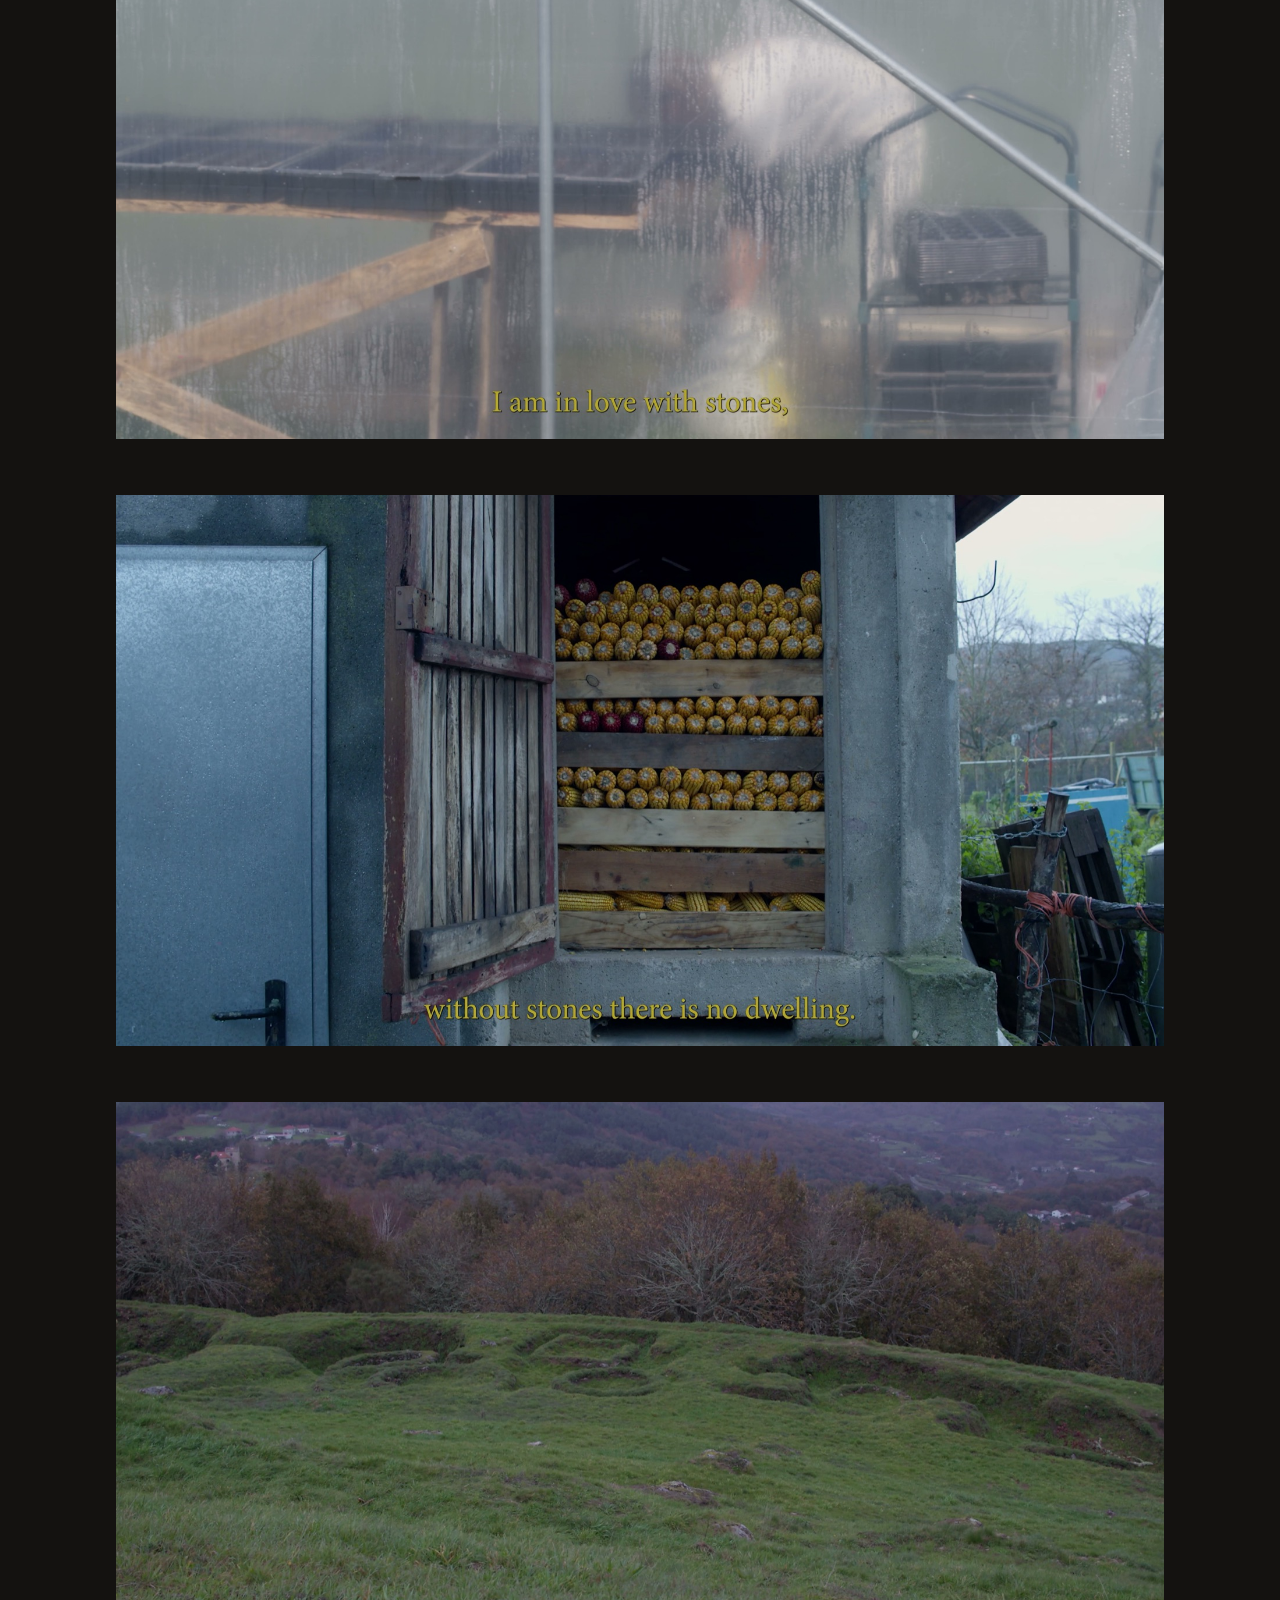
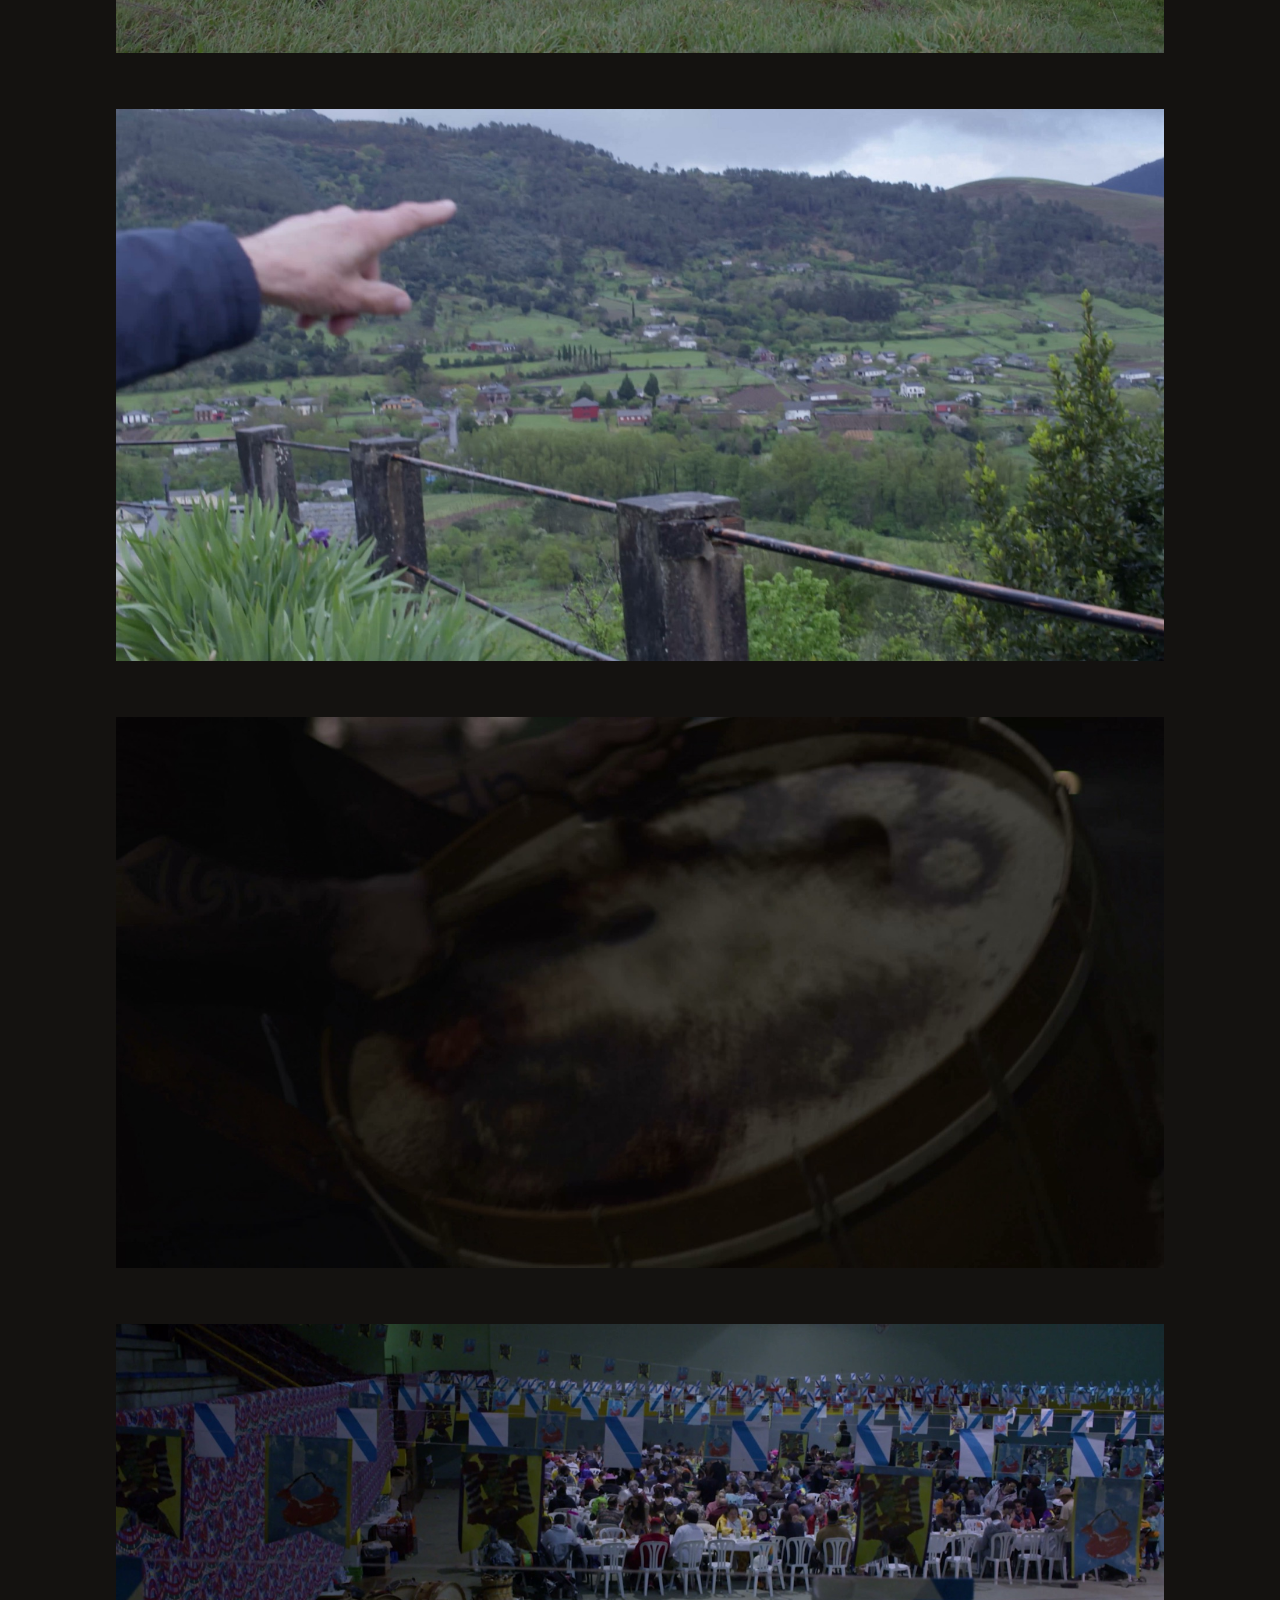
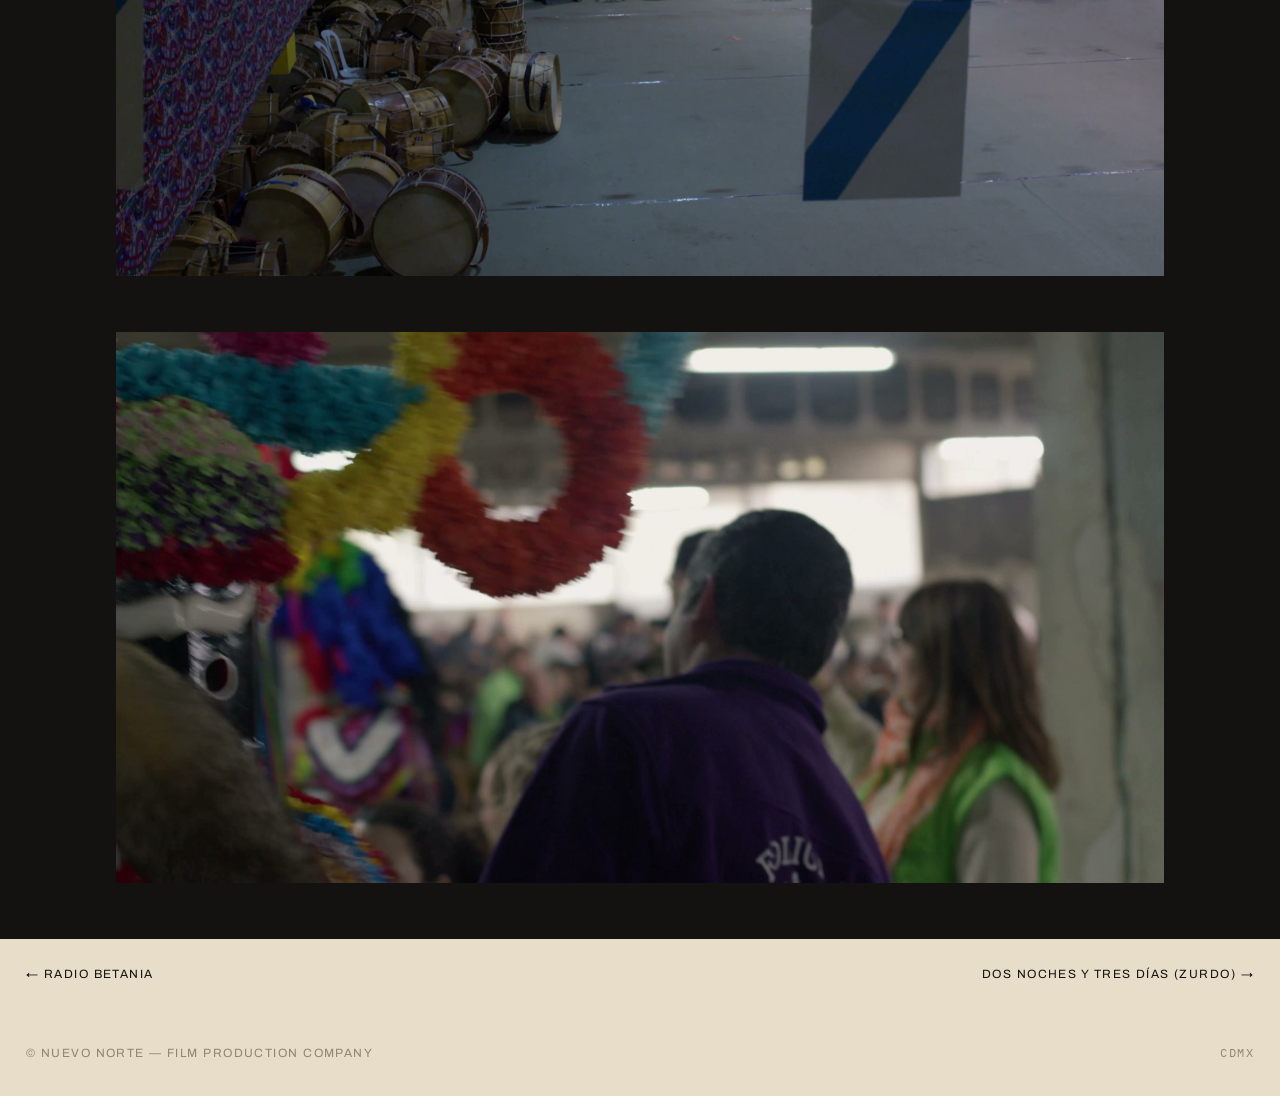
<file: en/proyecto/bajo-el-mismo-sol.html>
<!doctype html>
<html lang="en">
<head>
<meta charset="utf-8">
<meta name="viewport" content="width=device-width,initial-scale=1">
<title>Bajo el Mismo Sol — Nuevo Norte</title>
<meta name="description" content="A project by Nuevo Norte, film production company, Mexico City.">
<link rel="canonical" href="https://nuevonorte.mx/en/proyecto/bajo-el-mismo-sol.html">
<meta property="og:type" content="website">
<meta property="og:site_name" content="Nuevo Norte">
<meta property="og:title" content="Bajo el Mismo Sol — Nuevo Norte">
<meta property="og:description" content="A project by Nuevo Norte, film production company, Mexico City.">
<meta property="og:url" content="https://nuevonorte.mx/en/proyecto/bajo-el-mismo-sol.html">
<link rel="icon" href="../../favicon.svg" type="image/svg+xml">
<meta name="theme-color" content="#141210">
<link rel="preconnect" href="https://fonts.googleapis.com"><link rel="preconnect" href="https://fonts.gstatic.com" crossorigin><link href="https://fonts.googleapis.com/css2?family=Oswald:wght@500;600&family=Archivo:wght@400;500&family=IBM+Plex+Mono:wght@400&display=swap" rel="stylesheet">
<link rel="stylesheet" href="../../style.css">
</head>
<body>
<header>
  <div>
    <h1 class="giant"><a href="../index.html"><span>Nuevo</span><span>Norte</span></a></h1>
    <p class="sub">Film production company &middot; Mexico City</p>
  </div>
  <nav>
    <a href="../index.html#casa">About</a>
    <a href="../proyectos.html">Projects</a>
    <a href="../index.html#contacto">Contact</a>
    <span class="navlang mono"><a href="../../proyecto/bajo-el-mismo-sol.html">ES</a><i>/</i><a class="on">EN</a></span>
  </nav>
</header>
<div class="phead">
  <h2 class="ptitle">Bajo el Mismo Sol</h2>
  <div class="pmeta mono"><span>2026 &middot; Galicia, Spain</span><span>Documentary &middot; In post-production</span><span>Directed by: Tom&aacute;s Fern&aacute;ndez V&eacute;rtiz</span></div>
  <p class="pnotes">An observational documentary shot in Galicia over five trips. A single imagined day &mdash; dawn to night &mdash; built from the lives of people who do not know each other: stonemasons, tamborileiros, beekeepers, the entroido. Currently in post-production.</p>
</div>
<div class="gallery">
<figure><img src="../../assets/bajo-el-mismo-sol/001.jpg" alt="" loading="lazy"></figure>
<figure><img src="../../assets/bajo-el-mismo-sol/002.jpg" alt="" loading="lazy"></figure>
<figure><img src="../../assets/bajo-el-mismo-sol/003.jpg" alt="" loading="lazy"></figure>
<figure><img src="../../assets/bajo-el-mismo-sol/004.jpg" alt="" loading="lazy"></figure>
<figure><img src="../../assets/bajo-el-mismo-sol/005.jpg" alt="" loading="lazy"></figure>
<figure><img src="../../assets/bajo-el-mismo-sol/006.jpg" alt="" loading="lazy"></figure>
<figure><img src="../../assets/bajo-el-mismo-sol/007.jpg" alt="" loading="lazy"></figure>
<figure><img src="../../assets/bajo-el-mismo-sol/008.jpg" alt="" loading="lazy"></figure>
<figure><img src="../../assets/bajo-el-mismo-sol/009.jpg" alt="" loading="lazy"></figure>
<figure><img src="../../assets/bajo-el-mismo-sol/010.jpg" alt="" loading="lazy"></figure>
<figure><img src="../../assets/bajo-el-mismo-sol/011.jpg" alt="" loading="lazy"></figure>
</div>
<div class="pnav">
  <a href="radio-betania.html">&larr; Radio Betania</a>
  <a href="dos-noches-y-tres-dias.html">Dos Noches y Tres D&iacute;as (ZURDO) &rarr;</a>
</div>
<footer>
  <span>&copy; Nuevo Norte &mdash; Film production company</span>
  <span class="mono">CDMX</span>
</footer>
</body>
</html>
</file>
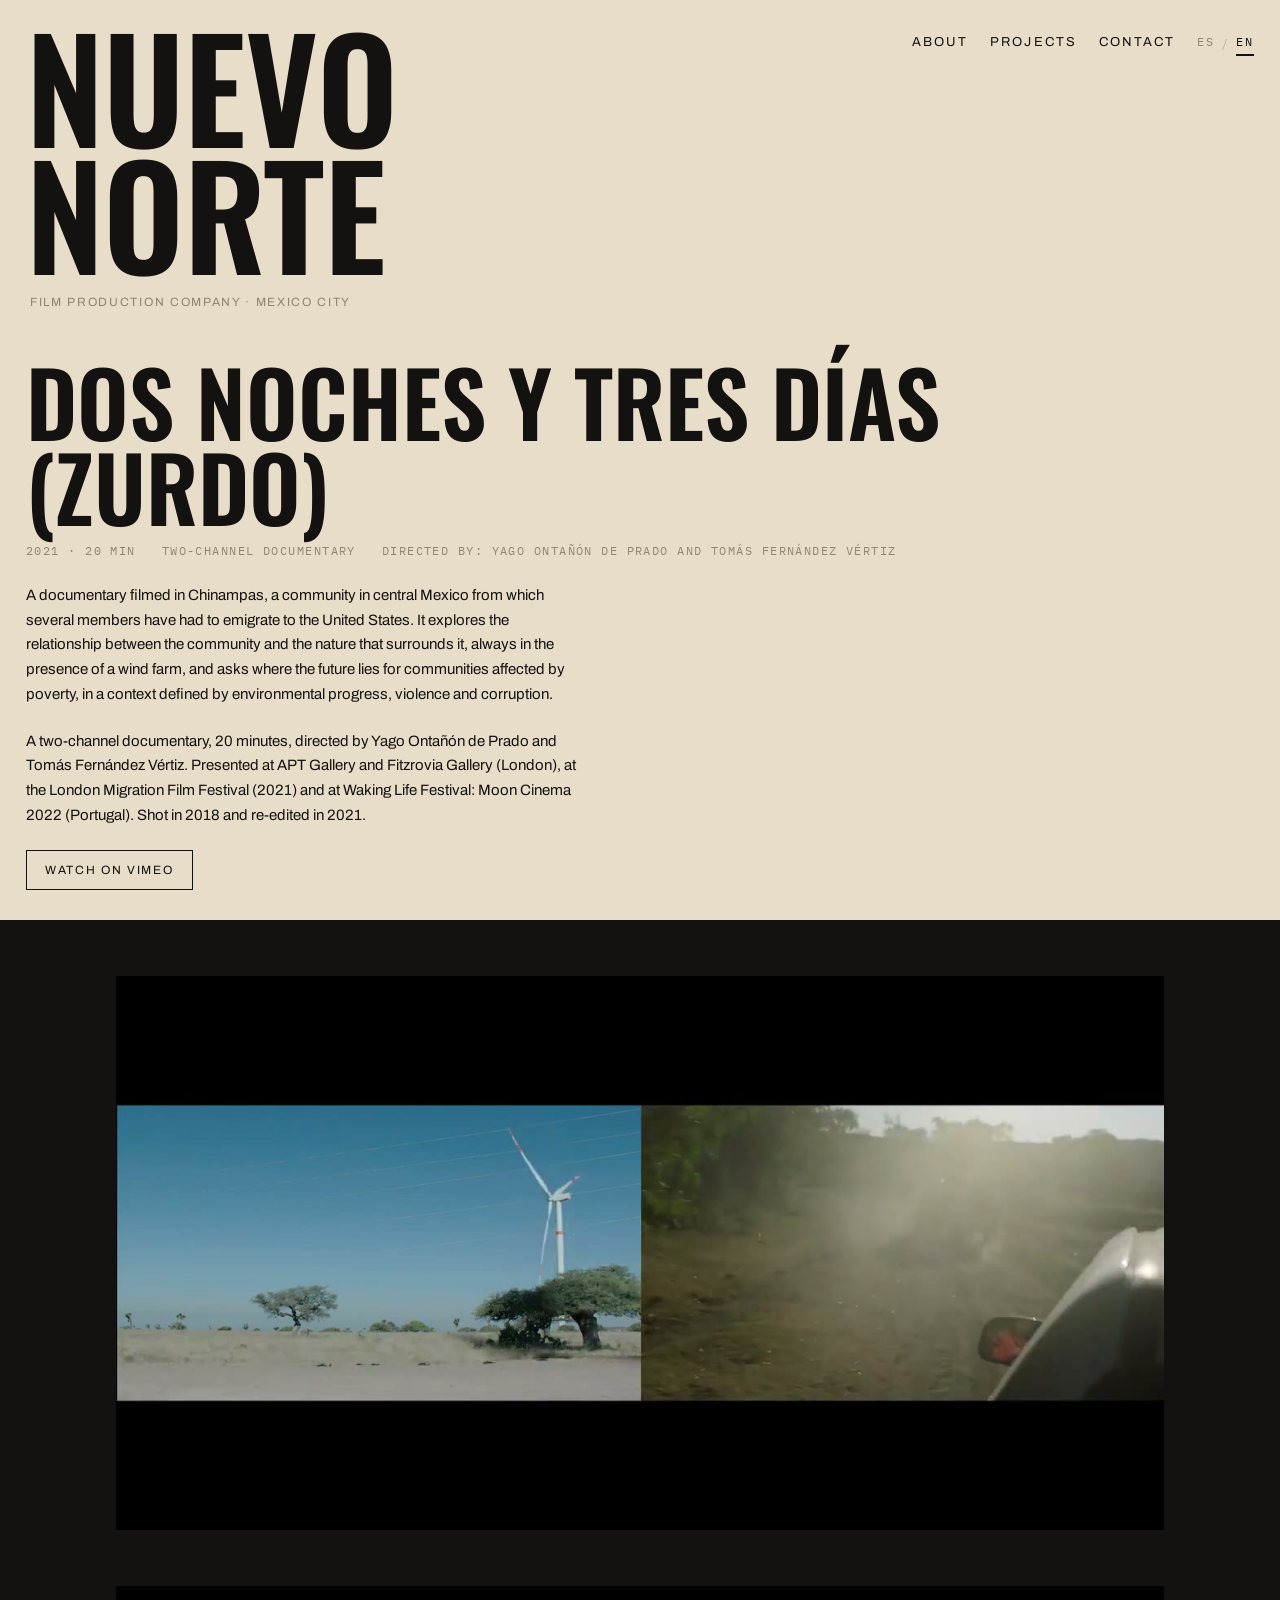
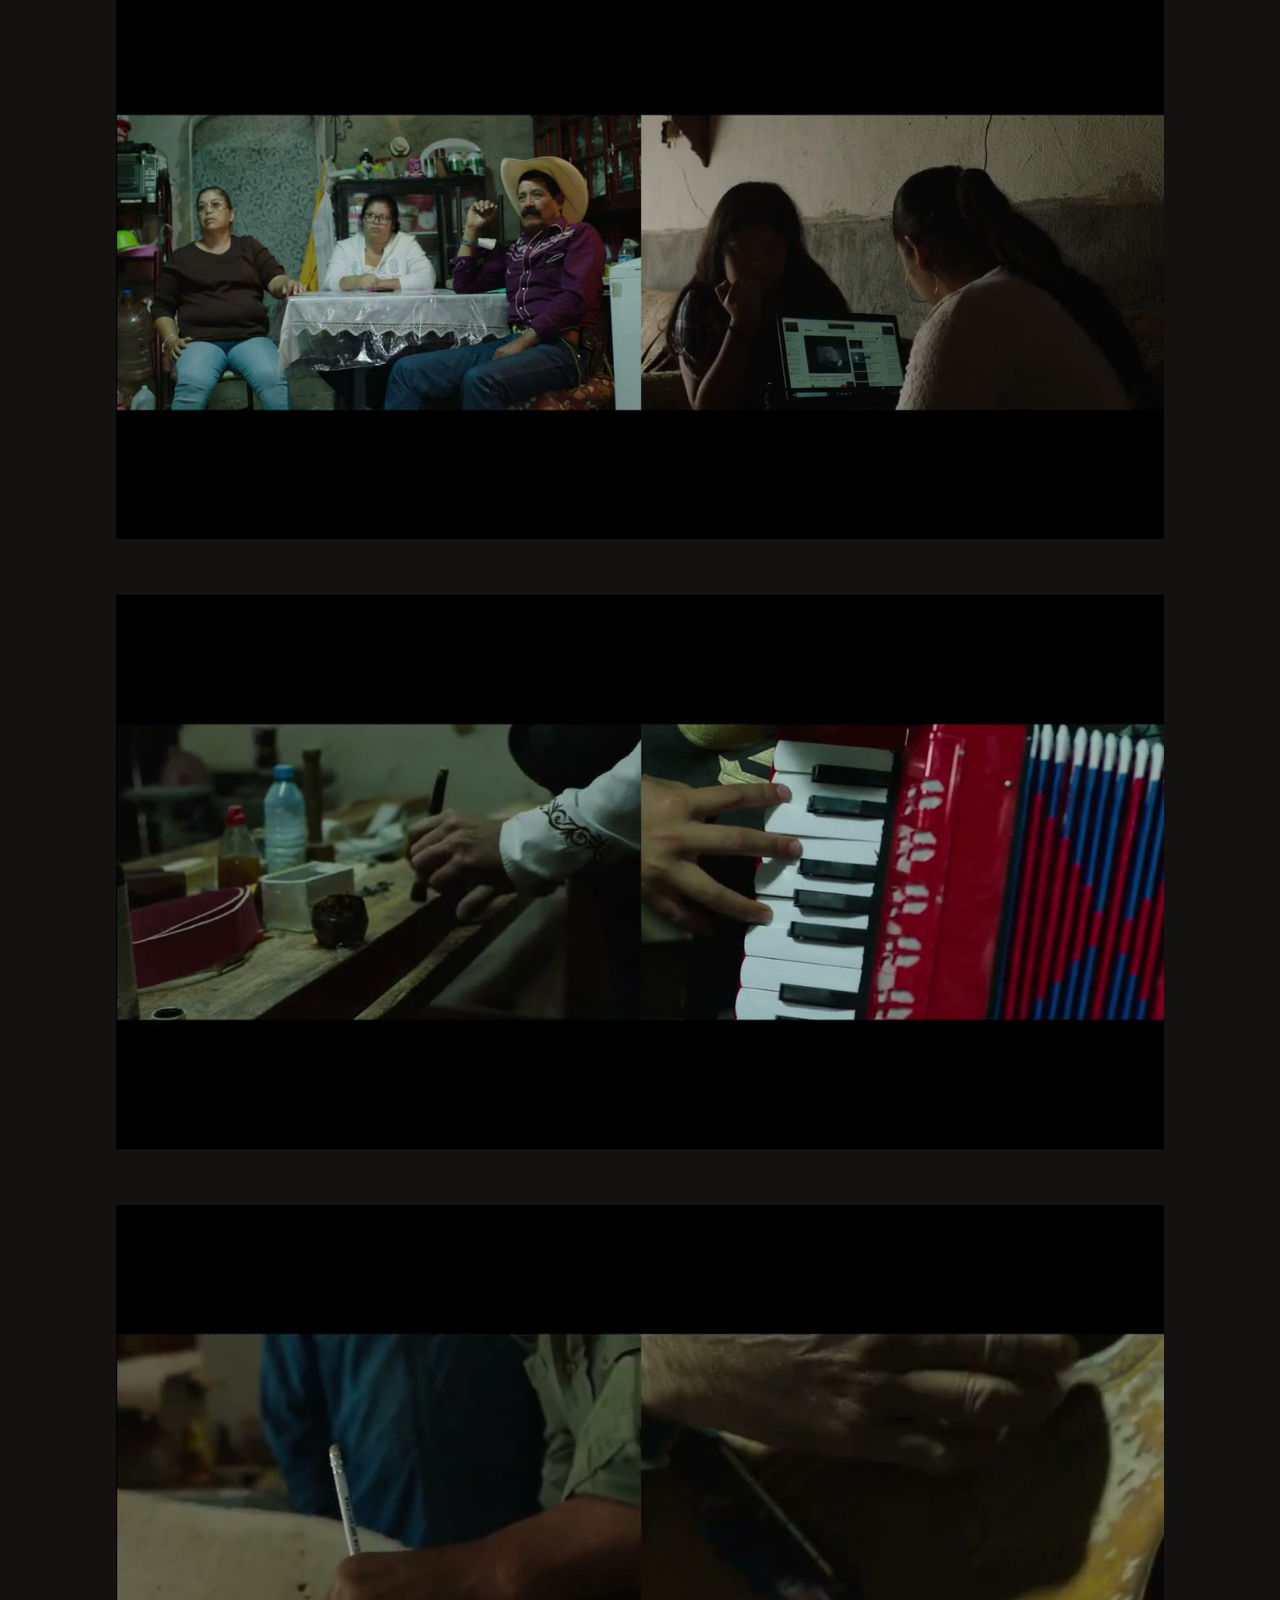
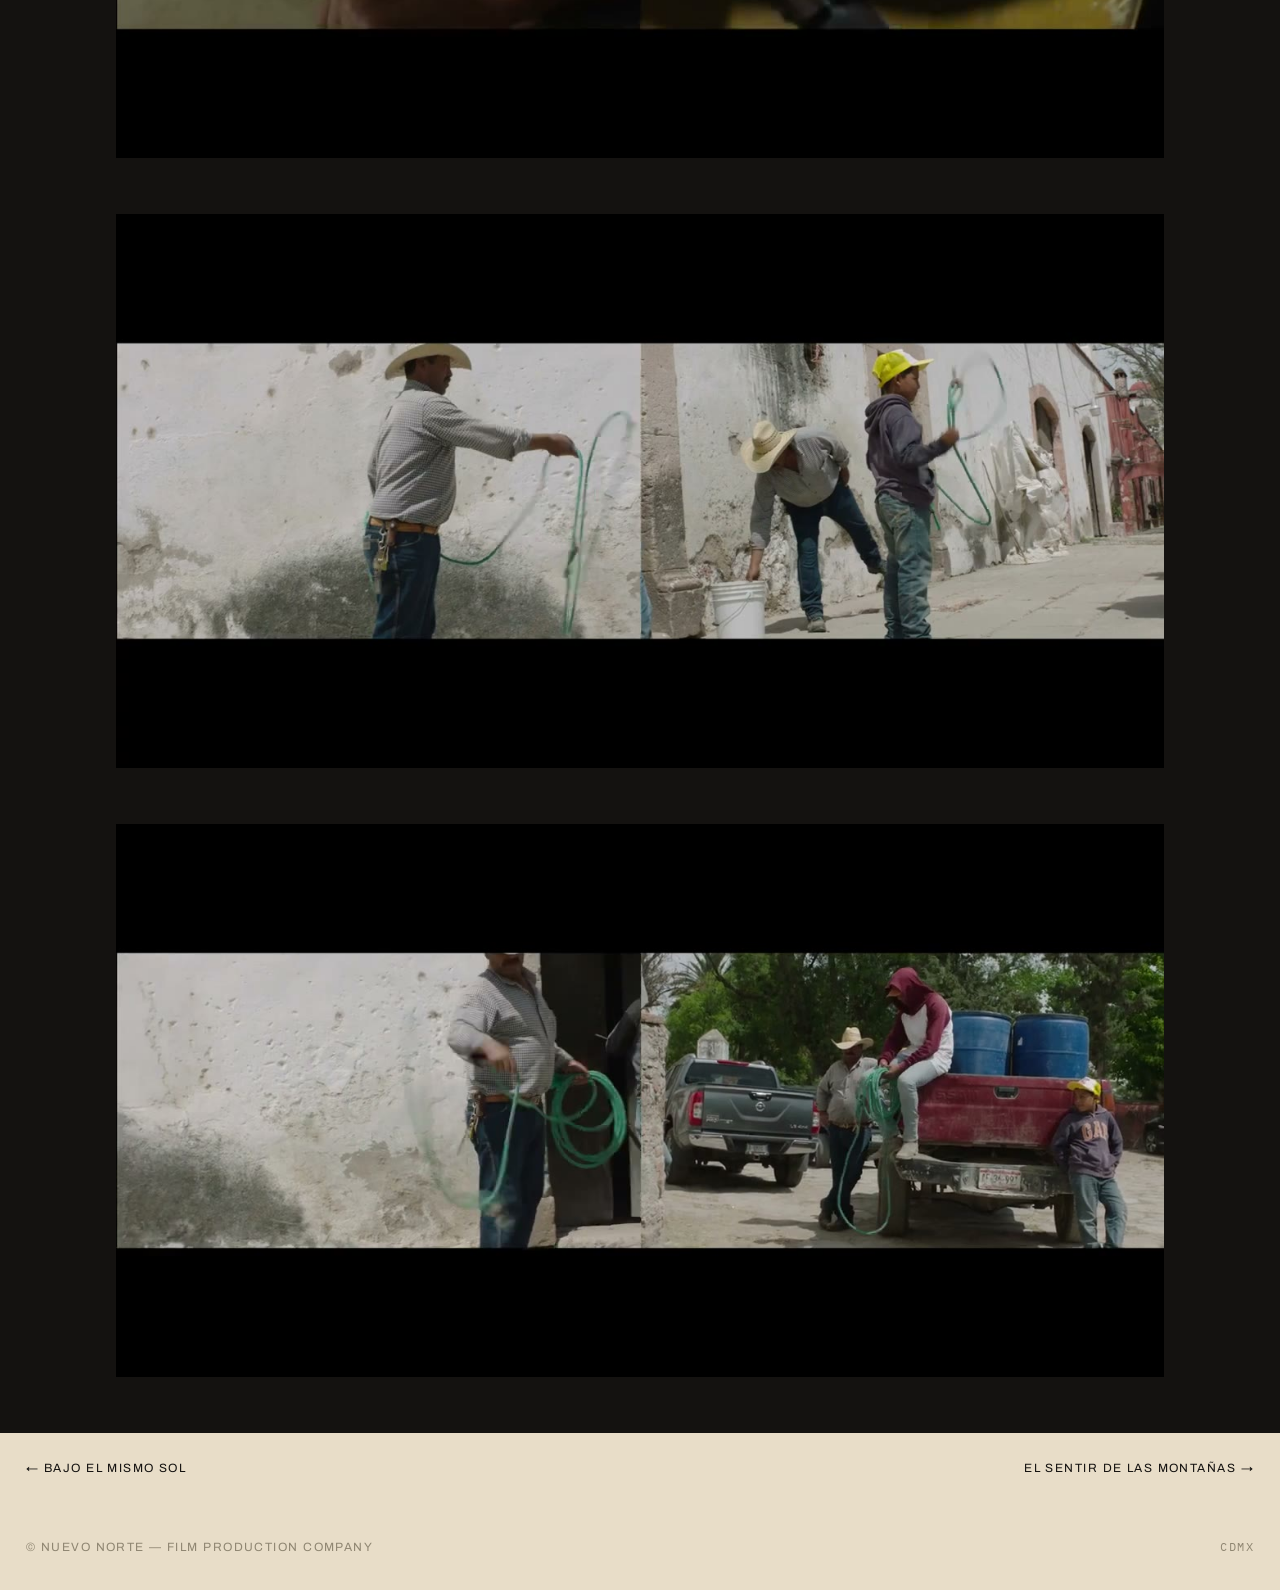
<file: en/proyecto/dos-noches-y-tres-dias.html>
<!doctype html>
<html lang="en">
<head>
<meta charset="utf-8">
<meta name="viewport" content="width=device-width,initial-scale=1">
<title>Dos Noches y Tres Días (ZURDO) — Nuevo Norte</title>
<meta name="description" content="A project by Nuevo Norte, film production company, Mexico City.">
<link rel="canonical" href="https://nuevonorte.mx/en/proyecto/dos-noches-y-tres-dias.html">
<meta property="og:type" content="website">
<meta property="og:site_name" content="Nuevo Norte">
<meta property="og:title" content="Dos Noches y Tres Días — Nuevo Norte">
<meta property="og:description" content="A project by Nuevo Norte, film production company, Mexico City.">
<meta property="og:url" content="https://nuevonorte.mx/en/proyecto/dos-noches-y-tres-dias.html">
<link rel="icon" href="../../favicon.svg" type="image/svg+xml">
<meta name="theme-color" content="#141210">
<link rel="preconnect" href="https://fonts.googleapis.com"><link rel="preconnect" href="https://fonts.gstatic.com" crossorigin><link href="https://fonts.googleapis.com/css2?family=Oswald:wght@500;600&family=Archivo:wght@400;500&family=IBM+Plex+Mono:wght@400&display=swap" rel="stylesheet">
<link rel="stylesheet" href="../../style.css">
</head>
<body>
<header>
  <div>
    <h1 class="giant"><a href="../index.html"><span>Nuevo</span><span>Norte</span></a></h1>
    <p class="sub">Film production company &middot; Mexico City</p>
  </div>
  <nav>
    <a href="../index.html#casa">About</a>
    <a href="../proyectos.html">Projects</a>
    <a href="../index.html#contacto">Contact</a>
    <span class="navlang mono"><a href="../../proyecto/dos-noches-y-tres-dias.html">ES</a><i>/</i><a class="on">EN</a></span>
  </nav>
</header>
<div class="phead">
  <h2 class="ptitle">Dos Noches y Tres D&iacute;as (ZURDO)</h2>
  <div class="pmeta mono"><span>2021 &middot; 20 min</span><span>Two-channel documentary</span><span>Directed by: Yago Onta&ntilde;&oacute;n de Prado and Tom&aacute;s Fern&aacute;ndez V&eacute;rtiz</span></div>
  <p class="pnotes">A documentary filmed in Chinampas, a community in central Mexico from
  which several members have had to emigrate to the United States. It explores
  the relationship between the community and the nature that surrounds it,
  always in the presence of a wind farm, and asks where the future lies for
  communities affected by poverty, in a context defined by environmental
  progress, violence and corruption.</p>
  <p class="pnotes">A two-channel documentary, 20 minutes, directed by Yago Onta&ntilde;&oacute;n de
  Prado and Tom&aacute;s Fern&aacute;ndez V&eacute;rtiz. Presented at APT Gallery and Fitzrovia
  Gallery (London), at the London Migration Film Festival (2021) and at Waking
  Life Festival: Moon Cinema 2022 (Portugal). Shot in 2018 and re-edited in
  2021.</p>
  <div class="btns"><a href="https://vimeo.com/649195304" target="_blank" rel="noopener">Watch on Vimeo</a></div>
</div>
<div class="gallery">
<figure><img src="../../assets/dos-noches/001.jpg" alt="" loading="lazy"></figure>
<figure><img src="../../assets/dos-noches/002.jpg" alt="" loading="lazy"></figure>
<figure><img src="../../assets/dos-noches/003.jpg" alt="" loading="lazy"></figure>
<figure><img src="../../assets/dos-noches/004.jpg" alt="" loading="lazy"></figure>
<figure><img src="../../assets/dos-noches/005.jpg" alt="" loading="lazy"></figure>
<figure><img src="../../assets/dos-noches/006.jpg" alt="" loading="lazy"></figure>
</div>
<div class="pnav">
  <a href="bajo-el-mismo-sol.html">&larr; Bajo el Mismo Sol</a>
  <a href="el-sentir-de-las-montanas.html">El Sentir de las Monta&ntilde;as &rarr;</a>
</div>
<footer>
  <span>&copy; Nuevo Norte &mdash; Film production company</span>
  <span class="mono">CDMX</span>
</footer>
</body>
</html>
</file>
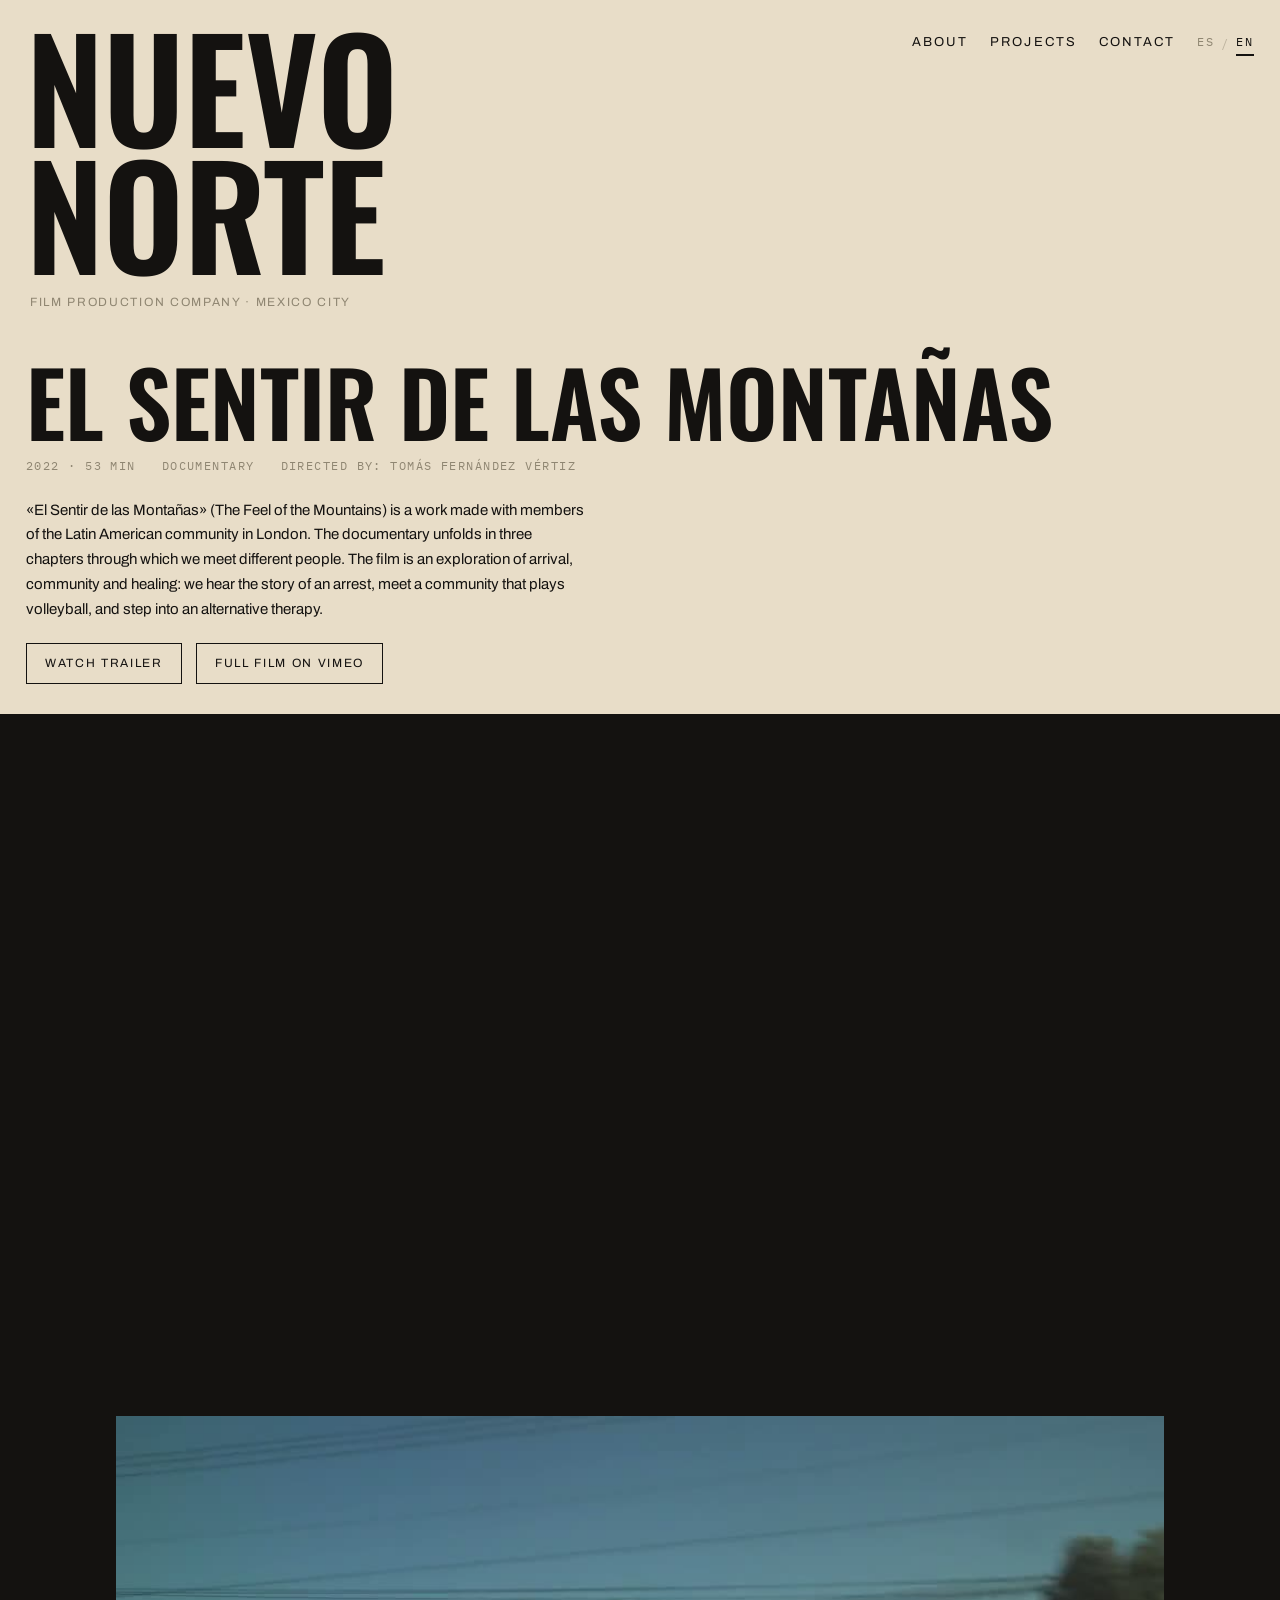
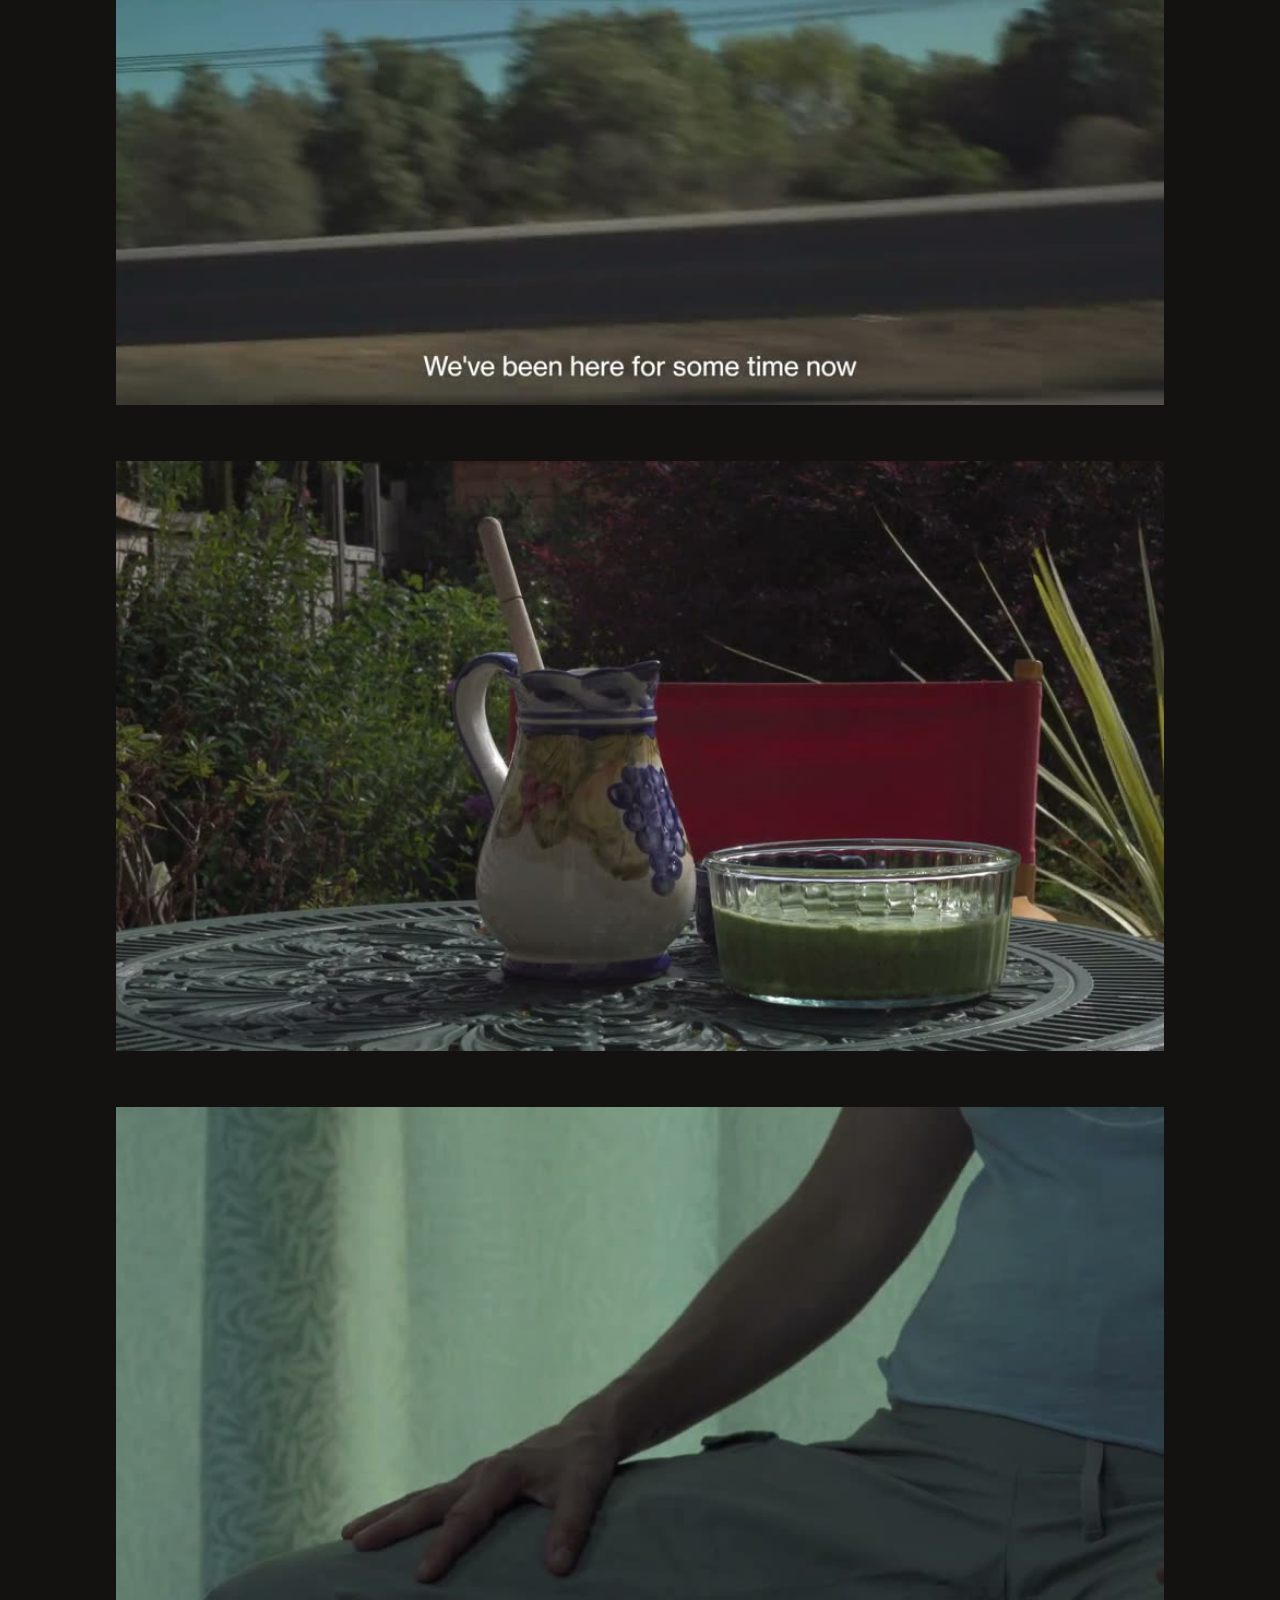
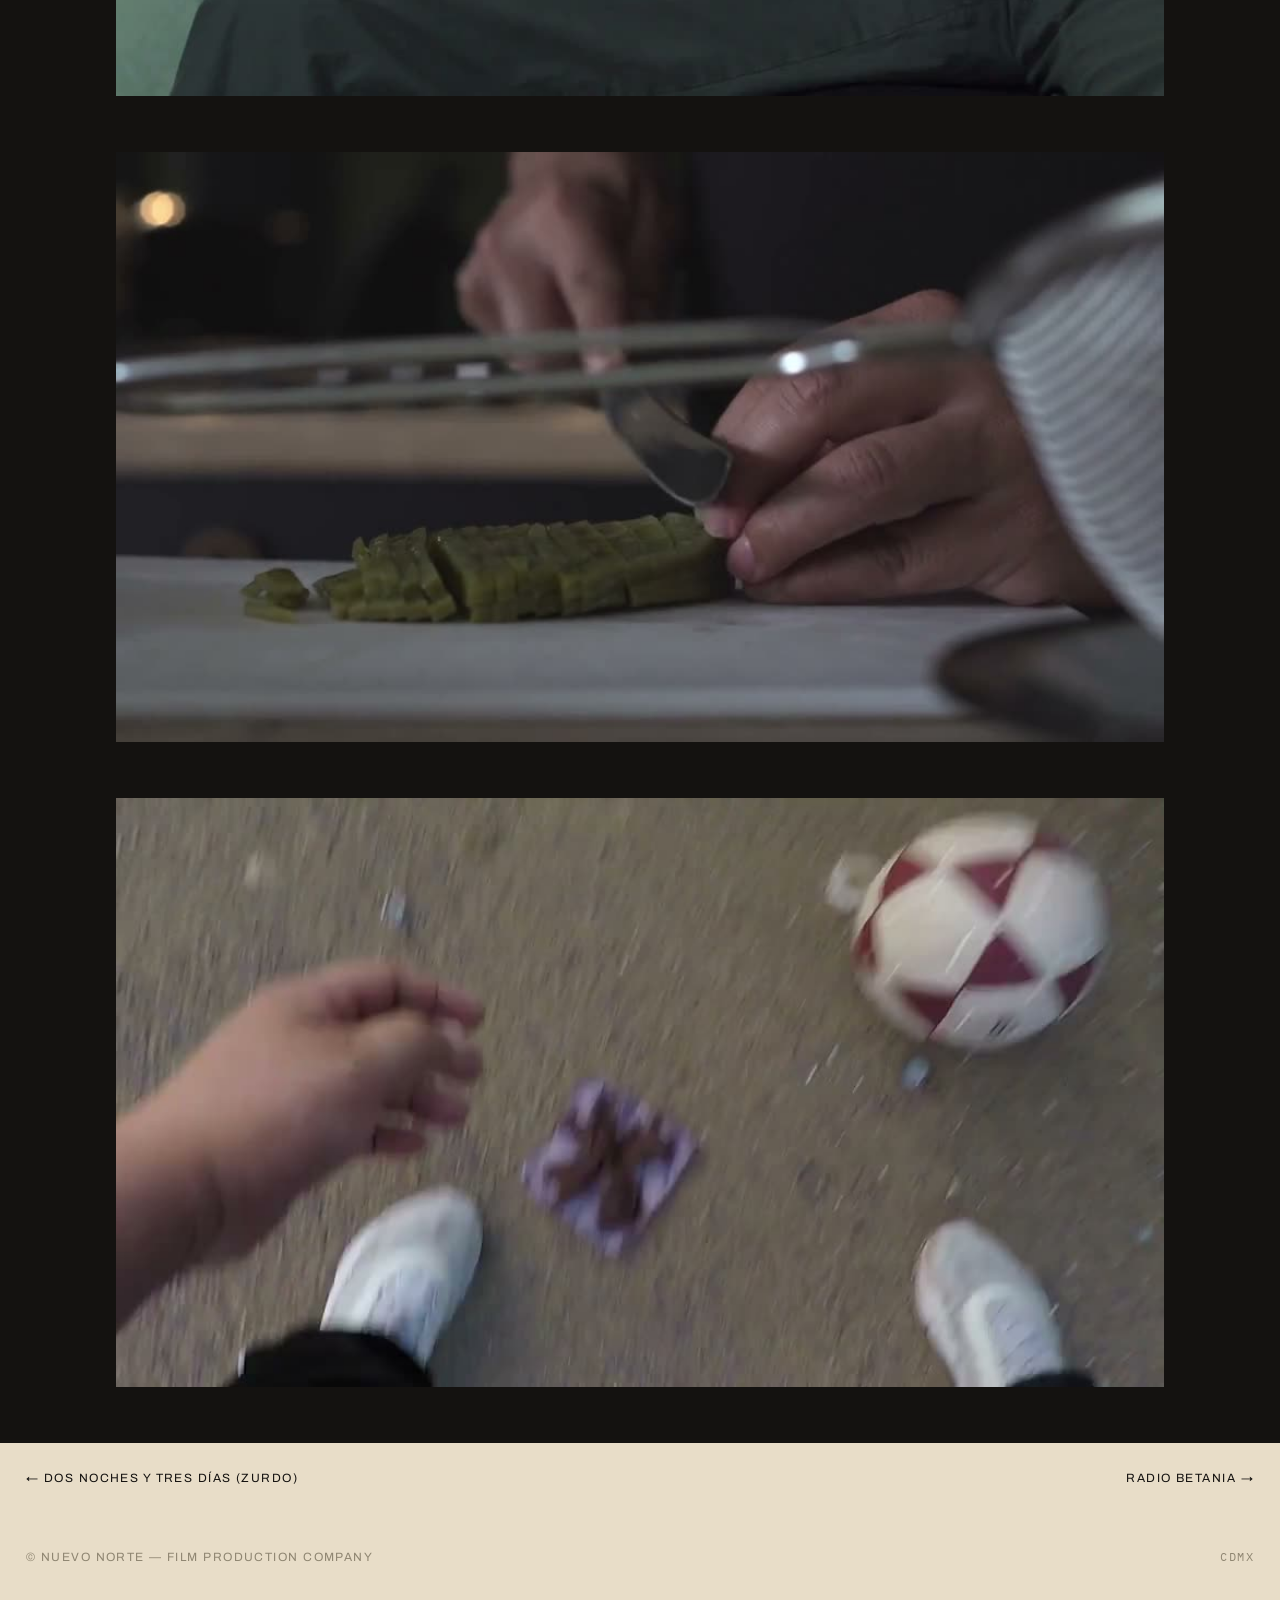
<file: en/proyecto/el-sentir-de-las-montanas.html>
<!doctype html>
<html lang="en">
<head>
<meta charset="utf-8">
<meta name="viewport" content="width=device-width,initial-scale=1">
<title>El Sentir de las Montañas — Nuevo Norte</title>
<meta name="description" content="A project by Nuevo Norte, film production company, Mexico City.">
<link rel="canonical" href="https://nuevonorte.mx/en/proyecto/el-sentir-de-las-montanas.html">
<meta property="og:type" content="website">
<meta property="og:site_name" content="Nuevo Norte">
<meta property="og:title" content="El Sentir de las Montañas — Nuevo Norte">
<meta property="og:description" content="A project by Nuevo Norte, film production company, Mexico City.">
<meta property="og:url" content="https://nuevonorte.mx/en/proyecto/el-sentir-de-las-montanas.html">
<link rel="icon" href="../../favicon.svg" type="image/svg+xml">
<meta name="theme-color" content="#141210">
<link rel="preconnect" href="https://fonts.googleapis.com"><link rel="preconnect" href="https://fonts.gstatic.com" crossorigin><link href="https://fonts.googleapis.com/css2?family=Oswald:wght@500;600&family=Archivo:wght@400;500&family=IBM+Plex+Mono:wght@400&display=swap" rel="stylesheet">
<link rel="stylesheet" href="../../style.css">
</head>
<body>
<header>
  <div>
    <h1 class="giant"><a href="../index.html"><span>Nuevo</span><span>Norte</span></a></h1>
    <p class="sub">Film production company &middot; Mexico City</p>
  </div>
  <nav>
    <a href="../index.html#casa">About</a>
    <a href="../proyectos.html">Projects</a>
    <a href="../index.html#contacto">Contact</a>
    <span class="navlang mono"><a href="../../proyecto/el-sentir-de-las-montanas.html">ES</a><i>/</i><a class="on">EN</a></span>
  </nav>
</header>
<div class="phead">
  <h2 class="ptitle">El Sentir de las Monta&ntilde;as</h2>
  <div class="pmeta mono"><span>2022 &middot; 53 min</span><span>Documentary</span><span>Directed by: Tom&aacute;s Fern&aacute;ndez V&eacute;rtiz</span></div>
  <p class="pnotes">&laquo;El Sentir de las Monta&ntilde;as&raquo; (The Feel of the Mountains) is a work made with members of the Latin American community in London. The documentary unfolds in three chapters through which we meet different people. The film is an exploration of arrival, community and healing: we hear the story of an arrest, meet a community that plays volleyball, and step into an alternative therapy.</p>
  <div class="btns"><a href="https://vimeo.com/731418647" target="_blank" rel="noopener">Watch trailer</a><a href="https://vimeo.com/737544443" target="_blank" rel="noopener">Full film on Vimeo</a></div>
</div>
<div class="gallery">
<div class="player"><div class="vwrap"><iframe src="https://player.vimeo.com/video/731418647" allow="fullscreen; picture-in-picture" allowfullscreen title="Trailer"></iframe></div></div>
<figure><img src="../../assets/el-sentir/001.jpg" alt="" loading="lazy"></figure>
<figure><img src="../../assets/el-sentir/002.jpg" alt="" loading="lazy"></figure>
<figure><img src="../../assets/el-sentir/003.jpg" alt="" loading="lazy"></figure>
<figure><img src="../../assets/el-sentir/004.jpg" alt="" loading="lazy"></figure>
<figure><img src="../../assets/el-sentir/005.jpg" alt="" loading="lazy"></figure>
</div>
<div class="pnav">
  <a href="dos-noches-y-tres-dias.html">&larr; Dos Noches y Tres D&iacute;as (ZURDO)</a>
  <a href="radio-betania.html">Radio Betania &rarr;</a>
</div>
<footer>
  <span>&copy; Nuevo Norte &mdash; Film production company</span>
  <span class="mono">CDMX</span>
</footer>
</body>
</html>
</file>
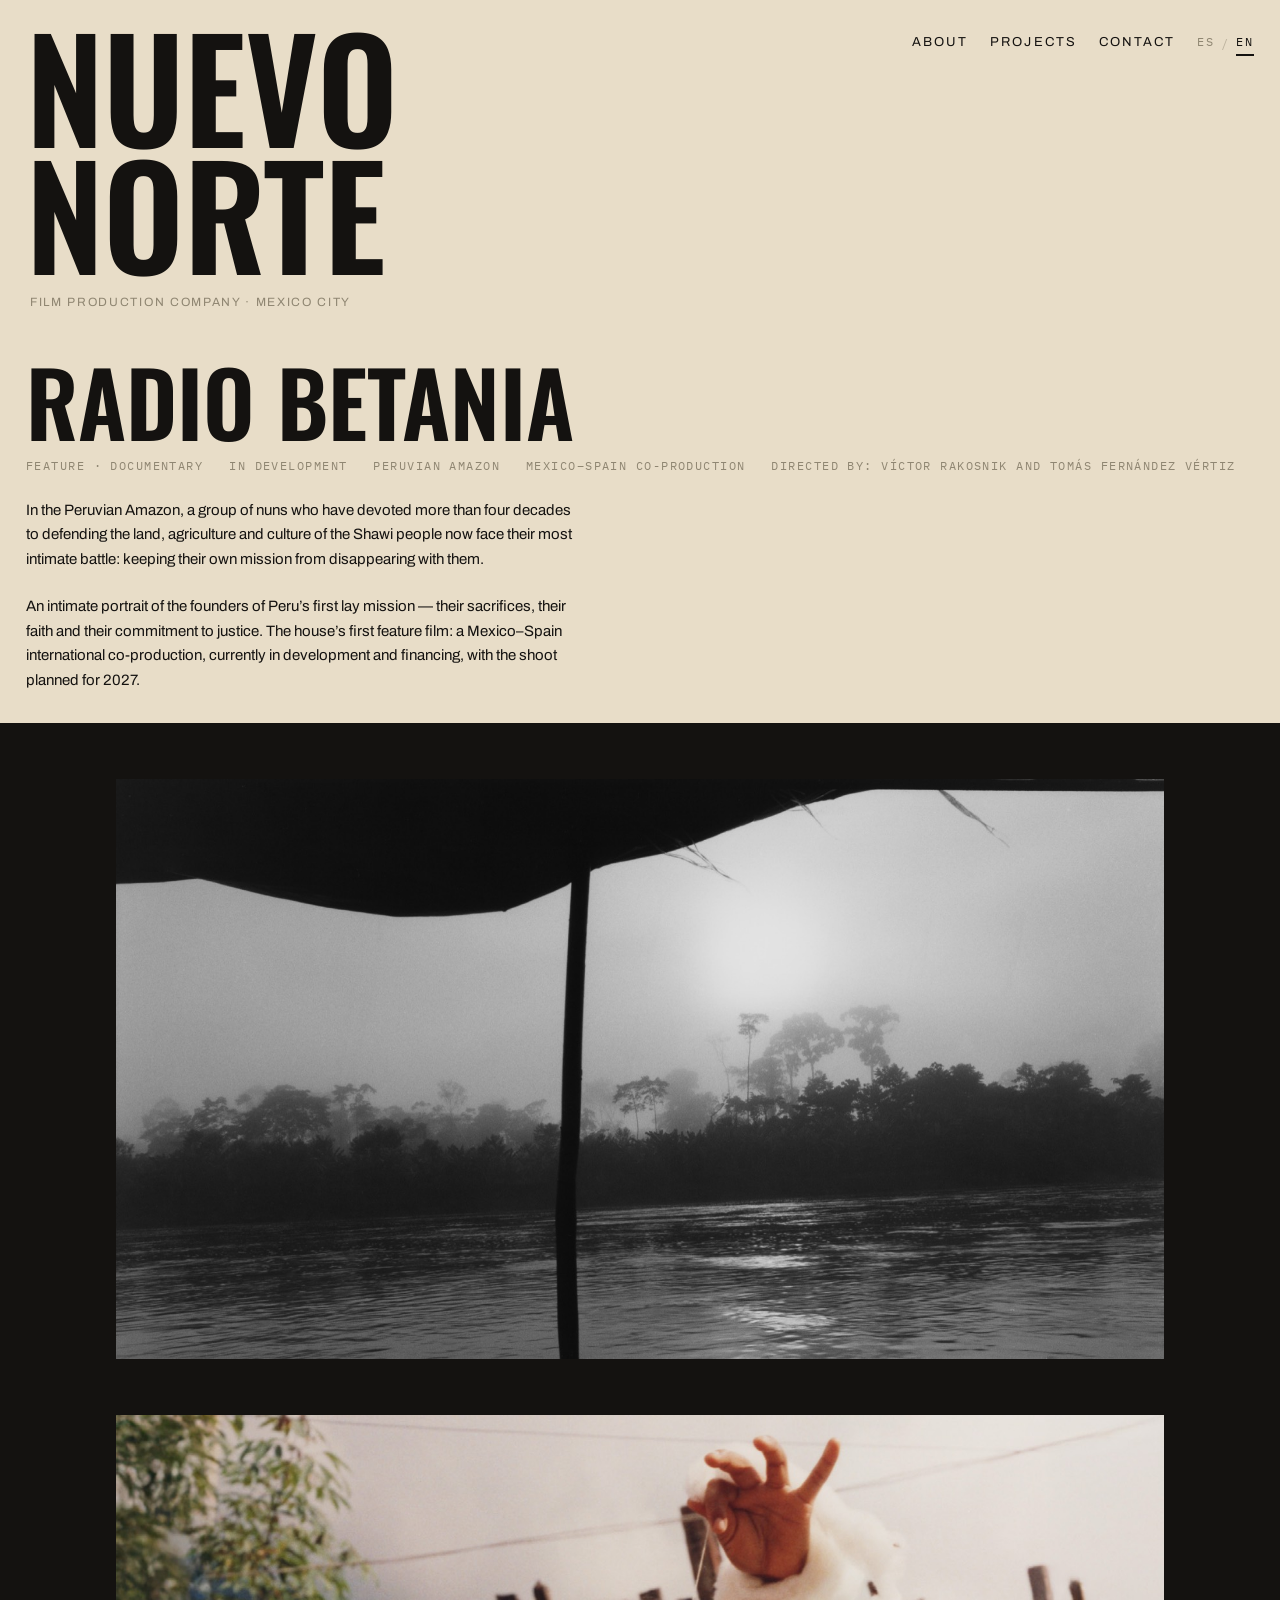
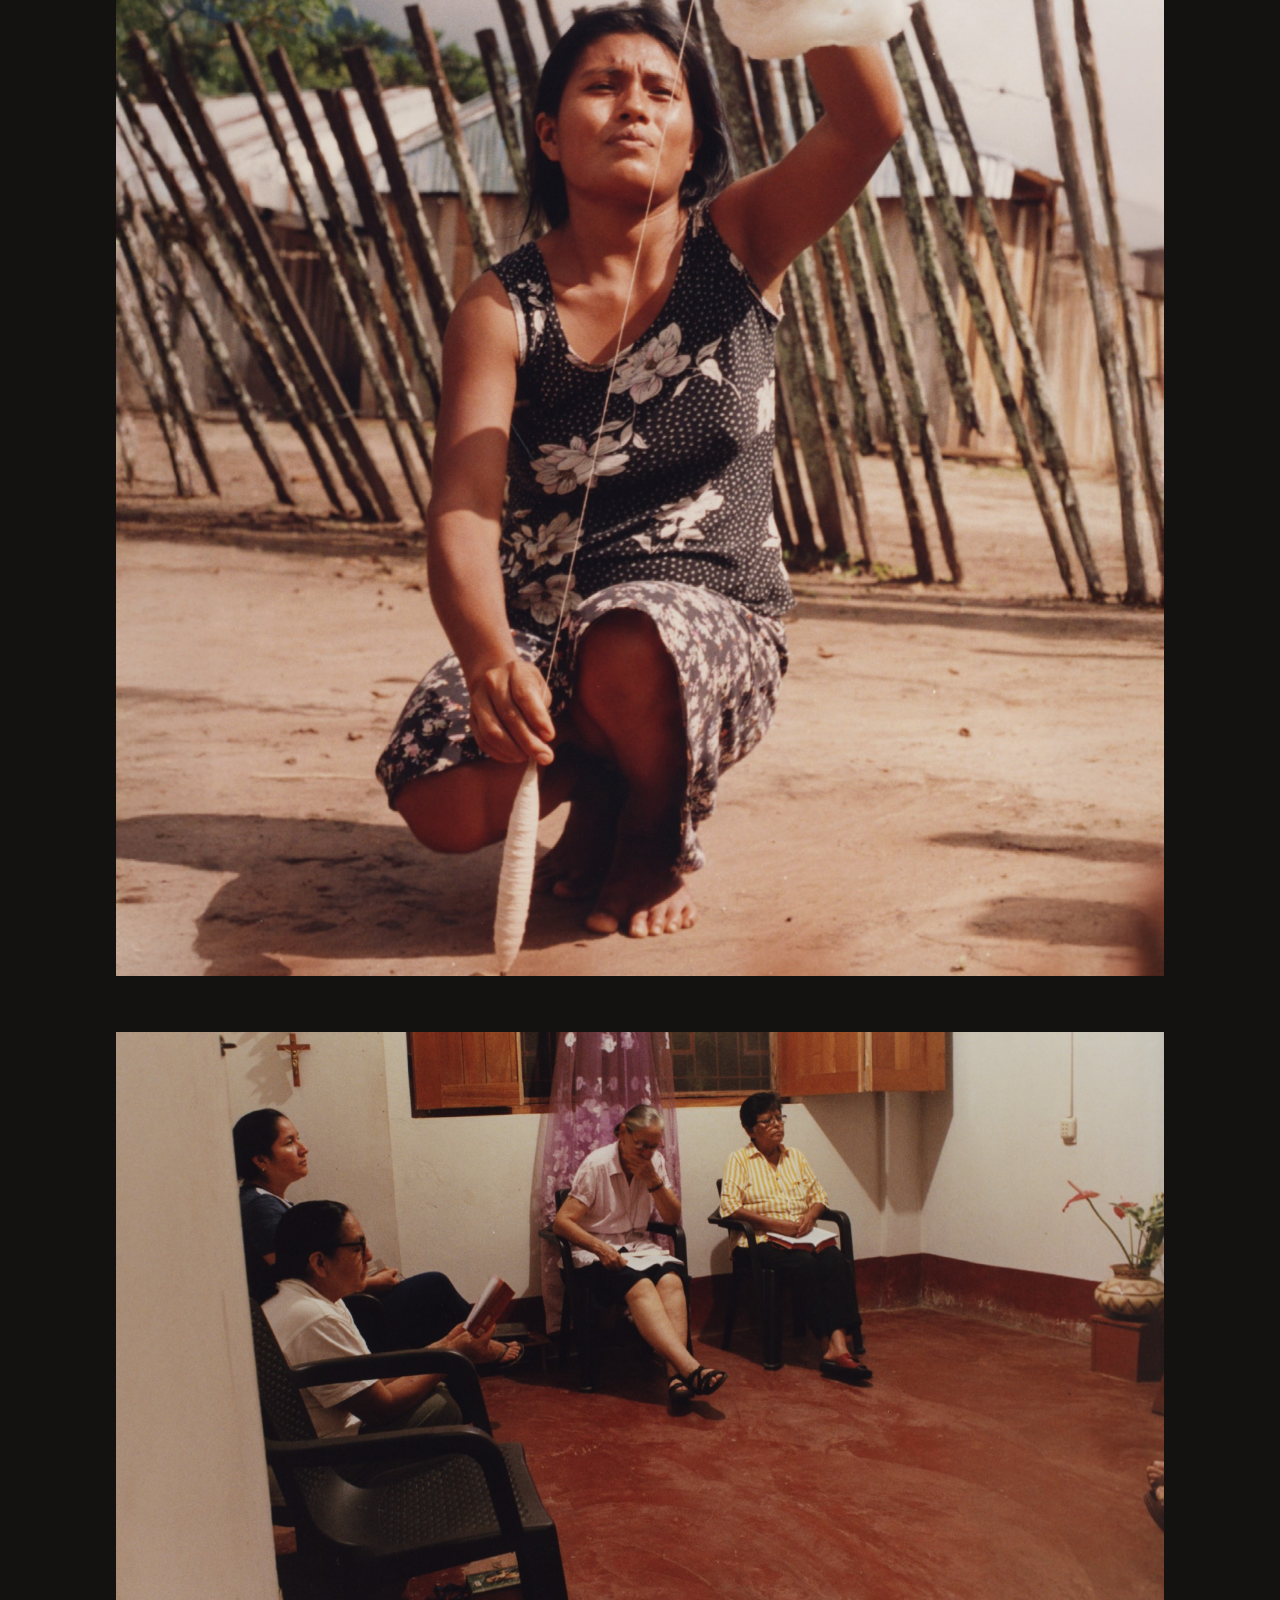
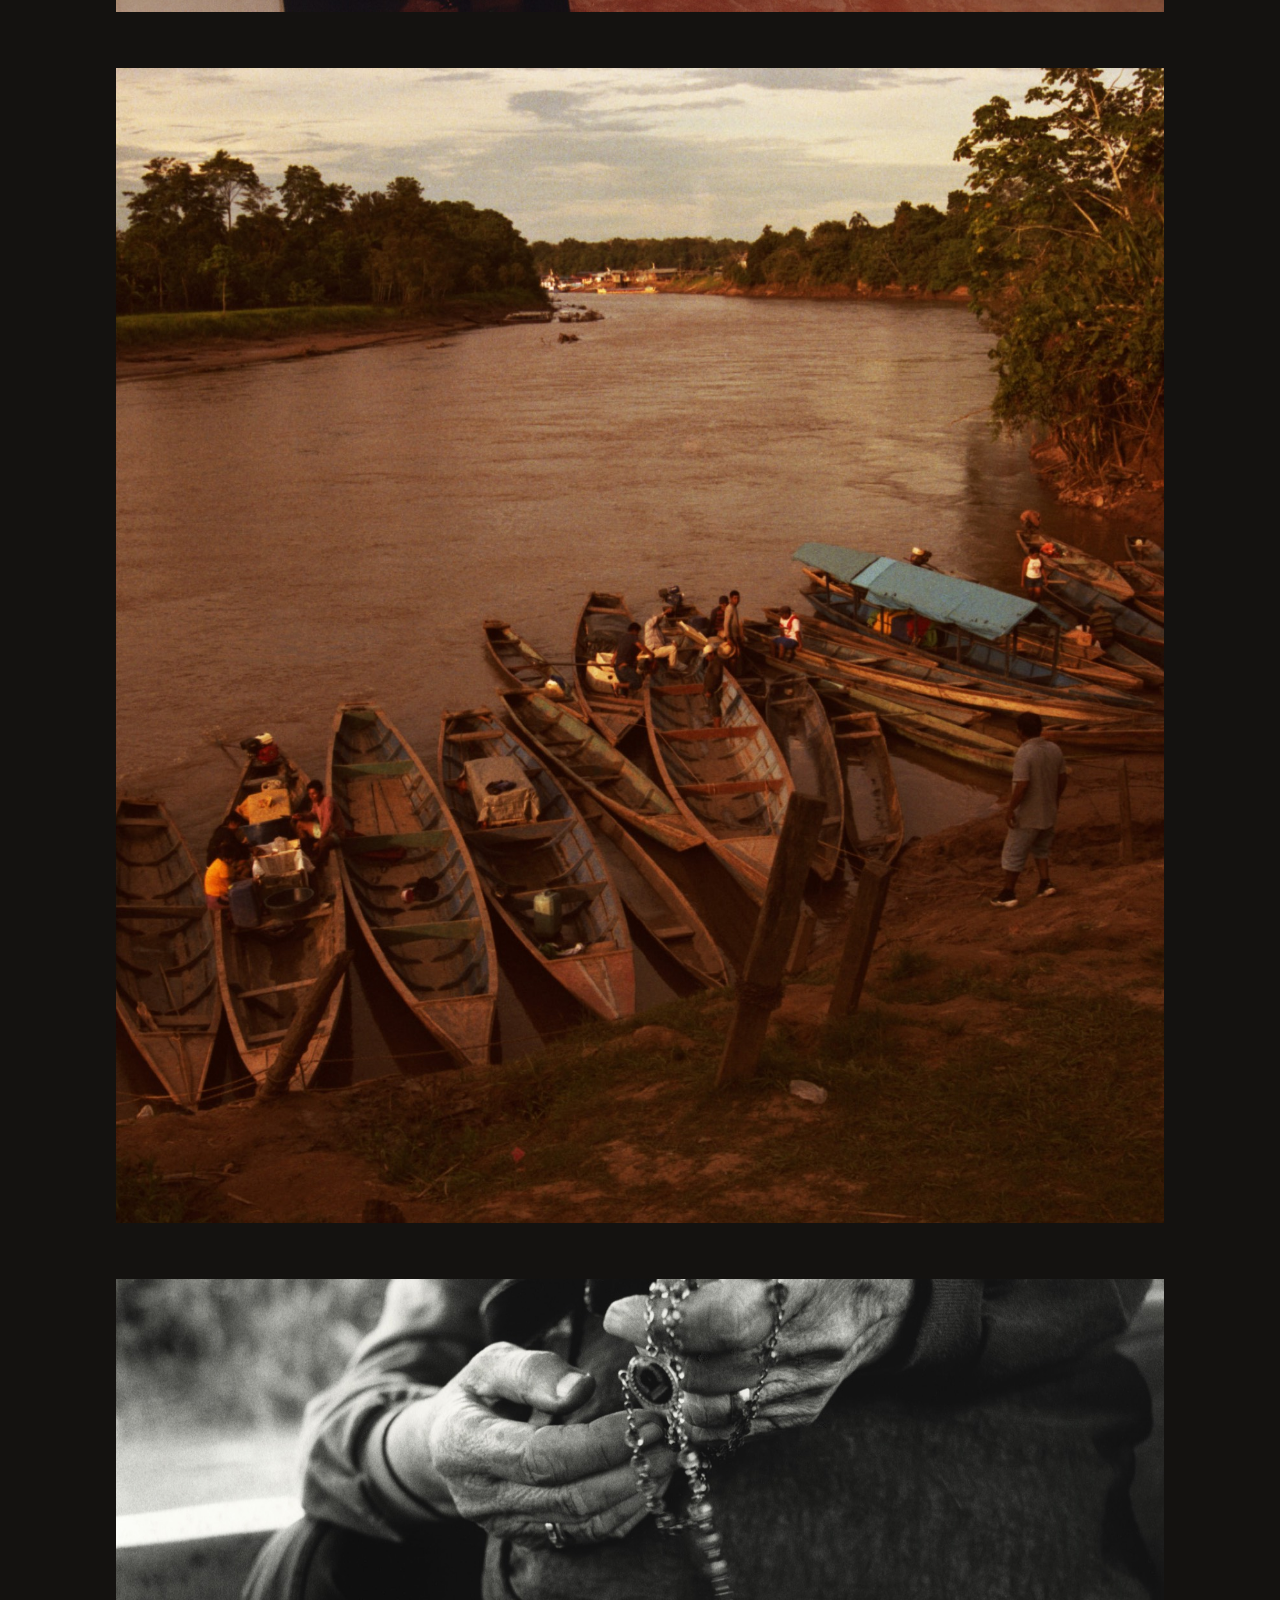
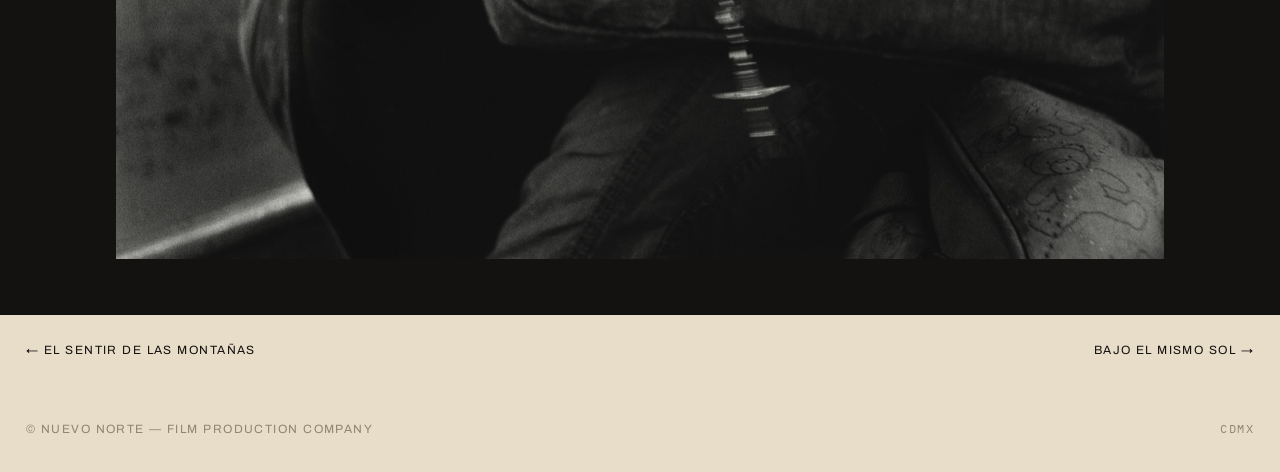
<file: en/proyecto/radio-betania.html>
<!doctype html>
<html lang="en">
<head>
<meta charset="utf-8">
<meta name="viewport" content="width=device-width,initial-scale=1">
<title>Radio Betania — Nuevo Norte</title>
<meta name="description" content="A project by Nuevo Norte, film production company, Mexico City.">
<link rel="canonical" href="https://nuevonorte.mx/en/proyecto/radio-betania.html">
<meta property="og:type" content="website">
<meta property="og:site_name" content="Nuevo Norte">
<meta property="og:title" content="Radio Betania — Nuevo Norte">
<meta property="og:description" content="A project by Nuevo Norte, film production company, Mexico City.">
<meta property="og:url" content="https://nuevonorte.mx/en/proyecto/radio-betania.html">
<link rel="icon" href="../../favicon.svg" type="image/svg+xml">
<meta name="theme-color" content="#141210">
<link rel="preconnect" href="https://fonts.googleapis.com"><link rel="preconnect" href="https://fonts.gstatic.com" crossorigin><link href="https://fonts.googleapis.com/css2?family=Oswald:wght@500;600&family=Archivo:wght@400;500&family=IBM+Plex+Mono:wght@400&display=swap" rel="stylesheet">
<link rel="stylesheet" href="../../style.css">
</head>
<body>
<header>
  <div>
    <h1 class="giant"><a href="../index.html"><span>Nuevo</span><span>Norte</span></a></h1>
    <p class="sub">Film production company &middot; Mexico City</p>
  </div>
  <nav>
    <a href="../index.html#casa">About</a>
    <a href="../proyectos.html">Projects</a>
    <a href="../index.html#contacto">Contact</a>
    <span class="navlang mono"><a href="../../proyecto/radio-betania.html">ES</a><i>/</i><a class="on">EN</a></span>
  </nav>
</header>
<div class="phead">
  <h2 class="ptitle">Radio Betania</h2>
  <div class="pmeta mono"><span>Feature &middot; Documentary</span><span>In development</span><span>Peruvian Amazon</span><span>Mexico&ndash;Spain co-production</span><span>Directed by: V&iacute;ctor Rakosnik and Tom&aacute;s Fern&aacute;ndez V&eacute;rtiz</span></div>
  <p class="pnotes">In the Peruvian Amazon, a group of nuns who have devoted more than
  four decades to defending the land, agriculture and culture of the Shawi
  people now face their most intimate battle: keeping their own mission from
  disappearing with them.</p>
  <p class="pnotes">An intimate portrait of the founders of Peru&rsquo;s first lay mission
  &mdash; their sacrifices, their faith and their commitment to justice. The
  house&rsquo;s first feature film: a Mexico&ndash;Spain international co-production,
  currently in development and financing, with the shoot planned for 2027.</p>
</div>
<div class="gallery">
<figure><img src="../../assets/radio-betania/002.jpg" alt="" loading="lazy"></figure>
<figure><img src="../../assets/radio-betania/003.jpg" alt="" loading="lazy"></figure>
<figure><img src="../../assets/radio-betania/004.jpg" alt="" loading="lazy"></figure>
<figure><img src="../../assets/radio-betania/005.jpg" alt="" loading="lazy"></figure>
<figure><img src="../../assets/radio-betania/006.jpg" alt="" loading="lazy"></figure>
</div>
<div class="pnav">
  <a href="el-sentir-de-las-montanas.html">&larr; El Sentir de las Monta&ntilde;as</a>
  <a href="bajo-el-mismo-sol.html">Bajo el Mismo Sol &rarr;</a>
</div>
<footer>
  <span>&copy; Nuevo Norte &mdash; Film production company</span>
  <span class="mono">CDMX</span>
</footer>
</body>
</html>
</file>
<file: style.css>
:root{--cream:#e8ddc8;--ink:#141210;--muted:#8f8672;--line:#2c2822;--linec:#d5c9b0;--bg:#e8ddc8}
html.dark{--cream:#141210;--ink:#e8ddc8;--linec:#2c2822;--bg:#141210}
#mode{cursor:pointer}
*{box-sizing:border-box}
html{scroll-behavior:smooth}
body{margin:0;display:flex;flex-direction:column;min-height:100vh;
  background:var(--bg);color:var(--ink);
  font:16px/1.55 "Archivo",-apple-system,Helvetica,Arial,sans-serif}
a{color:inherit;text-decoration:none}
.mono{font-family:"IBM Plex Mono",ui-monospace,Menlo,monospace}

/* ---------- header ---------- */
header{display:flex;justify-content:space-between;align-items:flex-start;
  padding:22px 26px 0}
header nav{display:flex;gap:22px;font-size:13px;letter-spacing:.16em;
  text-transform:uppercase;padding-top:10px;flex-wrap:wrap}
.gatespace{height:62vh}
header nav a{border-bottom:2px solid transparent;padding-bottom:3px}
header nav a:hover,header nav a.on{border-color:var(--ink)}
/* interruptor de idioma, junto al ◐ */
header nav .navlang{display:inline-flex;align-items:center;font-size:12px;
  letter-spacing:.16em;color:var(--muted)}
header nav .navlang a{border-bottom:2px solid transparent;padding-bottom:3px}
header nav .navlang a.on{color:var(--ink);border-color:var(--ink)}
header nav .navlang i{font-style:normal;opacity:.5;margin:0 6px}
.giant{font-family:"Oswald","Arial Narrow",sans-serif;font-weight:600;
  text-transform:uppercase;line-height:.9;letter-spacing:-.005em;margin:0;
  font-size:clamp(56px,11vw,150px)}
.giant a{display:block}
/* alineación óptica: en Oswald la T, F y V traen distinto aire a la
   izquierda (12, 61 y 22 milésimas de em); estos márgenes lo anulan
   para que las tres líneas arranquen en la misma vertical */
.giant span{display:block}
.giant .gt{margin-left:-.012em}
.giant .gf{margin-left:-.061em}
.giant .gv{margin-left:-.022em}
.sub{margin:18px 0 0 4px;font-size:12px;letter-spacing:.14em;
  text-transform:uppercase;color:var(--muted)}

/* ---------- index band ---------- */
.band{background:#141210;color:#e8ddc8}

.cells{display:grid;grid-template-columns:repeat(3,1fr)}
.cell{position:relative;aspect-ratio:4/3;overflow:hidden;display:block;
  border-right:1px solid var(--line);border-bottom:1px solid var(--line)}
.cell img{position:absolute;inset:0;width:100%;height:100%;object-fit:cover;
  opacity:0;transform:scale(1.03);transition:opacity .45s,transform .8s}
.cell:hover img,.cell:focus-visible img{opacity:1;transform:scale(1)}
.cell .idx{position:absolute;left:16px;top:14px;z-index:2;font-size:11px;
  color:var(--muted)}
.cell .t{position:absolute;left:16px;bottom:36px;z-index:2;
  font-family:"Oswald","Arial Narrow",sans-serif;font-weight:500;font-size:22px;
  text-transform:uppercase;letter-spacing:.04em;line-height:1.05;max-width:85%}
.cell .m{position:absolute;left:16px;bottom:14px;z-index:2;font-size:11px;
  color:var(--muted)}
.cell:hover .t,.cell:hover .m,.cell:hover .idx{text-shadow:0 1px 14px rgba(0,0,0,.65)}
.cell:hover .m,.cell:hover .idx{color:#e8ddc8}


/* ---------- featured film cell ---------- */
.feature{position:relative;display:block;aspect-ratio:21/9;overflow:hidden;
  border-bottom:1px solid var(--line)}
.feature video{position:absolute;inset:0;width:100%;height:100%;object-fit:cover;opacity:.85}
.feature:hover video{opacity:1}
.feature img{position:absolute;inset:0;width:100%;height:100%;object-fit:cover;
  opacity:0;transform:scale(1.02);transition:opacity .45s,transform .8s}
.feature:hover img,.feature:focus-visible img{opacity:1;transform:scale(1)}
.feature .t{position:absolute;left:26px;bottom:44px;z-index:2;
  font-family:"Oswald","Arial Narrow",sans-serif;font-weight:600;
  font-size:clamp(30px,5vw,64px);text-transform:uppercase;letter-spacing:.03em;
  line-height:1}
.feature .m{position:absolute;left:26px;bottom:18px;z-index:2;font-size:11px;
  color:var(--muted)}
.feature:hover .t,.feature:hover .m{text-shadow:0 1px 18px rgba(0,0,0,.7)}
.feature:hover .m{color:#e8ddc8}
.seclabel{padding:20px 26px 12px;font-size:12px;letter-spacing:.16em;
  text-transform:uppercase;color:var(--muted);border-bottom:1px solid var(--line)}
.band .seclabel{border-top:1px solid var(--line)}

/* ---------- portada ---------- */
.gate .feature{aspect-ratio:21/8}
.gate .feature img{opacity:.55}
.feature img.gs,.cell img.gs{opacity:0;transform:none;
  transition:opacity 1.2s ease}
.feature img.gs.on,.cell img.gs.on{opacity:1;animation:kb 9s ease-out forwards}
.cell.live .t,.cell.live .m,.cell.live .idx{
  text-shadow:0 1px 14px rgba(0,0,0,.65)}
.cell.live .m,.cell.live .idx{color:#e8ddc8}
.feature.live .t,.feature.live .m{text-shadow:0 1px 18px rgba(0,0,0,.7)}
.feature.live .m{color:#e8ddc8}
@keyframes kb{from{transform:scale(1.04)}
  to{transform:scale(1.13) translate(-1.5%,1%)}}
@media(prefers-reduced-motion:reduce){.feature img.gs.on{animation:none}}
.gate .feature:hover img{opacity:1}
/* puertas solo-palabras: sin imágenes; en la portada el reel se ve a través */
html.reel-on .textgate{background:transparent}
.textgate .feature{aspect-ratio:auto;min-height:120px;background:transparent;
  border-top:1px solid var(--linec)}
/* portada: solo las tres palabras, sin líneas ni conteos, altura como las portadas originales */
.herogate .feature{border:0;aspect-ratio:21/8}
.textgate .feature:hover .t{letter-spacing:.02em;color:#fff}
.textgate .feature .t{text-shadow:0 1px 24px rgba(0,0,0,.65)}

/* ---------- reel de fondo (portada y cv) ---------- */
html.reel-on{background:#141210}
body.reel-on{--ink:#e8ddc8;--muted:#8f8672;--linec:#2c2822;background:transparent}
body.reel-on .band{background:rgba(20,18,16,.62)}
body.reel-on .band.textgate{background:transparent}
body.reel-on .cv{background:rgba(20,18,16,.55);border-radius:4px;
  padding-left:26px;padding-right:26px}
body.reel-on footer{padding-bottom:64px}
#reel{position:fixed;inset:0;z-index:-2;overflow:hidden;background:#141210;
  opacity:0;transition:opacity .6s ease}
body.reel-on #reel{opacity:1}
#reel video{width:100%;height:100%;object-fit:cover;display:block;
  opacity:0;transition:opacity .6s ease}
#reel.play video{opacity:1}
#reel .veil{position:absolute;inset:0;
  background:linear-gradient(180deg,rgba(20,18,16,.8),rgba(20,18,16,.62) 45%,
    rgba(20,18,16,.88))}
#reelcap{position:fixed;right:26px;bottom:14px;z-index:3;font-size:10px;
  letter-spacing:.16em;text-transform:uppercase;color:#c9bda4;opacity:0;
  transition:opacity .6s ease;pointer-events:none;max-width:70vw;
  text-align:right;text-shadow:0 1px 10px rgba(0,0,0,.8)}
body.reel-on #reelcap{opacity:.85}
#reel img{position:absolute;inset:0;width:100%;height:100%;
  object-fit:cover;opacity:0;transition:opacity .7s ease}
#reel.imgon img{opacity:1;animation:kb 12s ease-out forwards}
body.reel-on .info{text-shadow:0 1px 16px rgba(0,0,0,.8)}
body.reel-on .info .mono{color:#c9bda4}

/* ---------- video ---------- */
.player{background:#141210;padding:0}
.player video{width:100%;display:block;max-height:82vh}
.vwrap{position:relative;width:100%;aspect-ratio:16/9}
.vwrap iframe{position:absolute;inset:0;width:100%;height:100%;border:0}
.gallery .player{max-width:1100px;margin:0 auto 56px;padding:0 26px}

/* ---------- botones enlace ---------- */
.btns{display:flex;gap:14px;flex-wrap:wrap;margin-top:22px}
.btns a{display:inline-block;border:1px solid var(--ink);padding:10px 18px;
  font-size:12px;letter-spacing:.14em;text-transform:uppercase}
.btns a:hover{background:var(--ink);color:var(--bg)}

/* ---------- project page ---------- */
.phead{padding:26px 26px 30px}
.ptitle{font-family:"Oswald","Arial Narrow",sans-serif;font-weight:600;
  text-transform:uppercase;line-height:.95;margin:20px 0 14px;
  font-size:clamp(38px,7vw,92px)}
.pmeta{display:flex;gap:26px;flex-wrap:wrap;font-size:12px;letter-spacing:.12em;
  text-transform:uppercase;color:var(--muted)}
.pnotes{max-width:62ch;margin:22px 0 0;font-size:15px;line-height:1.65}
.gallery{background:#141210;padding:56px 0}
.gallery figure{margin:0 auto 56px;max-width:1100px;padding:0 26px}
.gallery figure:last-child{margin-bottom:0}
.gallery img{width:100%;height:auto;display:block}
.gallery .n{color:var(--muted);font-size:11px;margin-top:10px;letter-spacing:.08em}

/* ---------- lightbox (foto en grande, fondo negro) ---------- */
.gallery figure img{cursor:zoom-in}
.lb{position:fixed;inset:0;background:#000;display:none;align-items:center;
  justify-content:center;z-index:60}
.lb.on{display:flex}
.lb img{max-width:94vw;max-height:92vh;display:block;cursor:e-resize}
.lb button{position:absolute;background:none;border:0;color:#e8ddc8;
  font-family:inherit;font-size:26px;line-height:1;cursor:pointer;
  padding:18px;opacity:.6;transition:opacity .2s}
.lb button:hover{opacity:1}
.lbx{top:10px;right:12px;font-size:30px}
.lbp{left:6px;top:50%;transform:translateY(-50%)}
.lbn{right:6px;top:50%;transform:translateY(-50%)}
.lbc{position:absolute;bottom:16px;left:0;right:0;text-align:center;
  color:#8a8378;font-size:11px;letter-spacing:.12em}
@media(max-width:640px){.lbp,.lbn{display:none}}
.pnav{display:flex;justify-content:space-between;padding:26px;font-size:12px;
  letter-spacing:.12em;text-transform:uppercase}
.pnav a:hover{border-bottom:2px solid var(--ink)}

/* ---------- info ---------- */
.info{padding:30px 26px 60px;max-width:70ch}
.info p{font-size:17px;line-height:1.7}
.info .mono{color:var(--muted);font-size:13px}

/* ---------- cv ---------- */
.cv{padding:10px 26px 60px;max-width:860px}
.cv .cvhead{margin:24px 0 8px;font-size:17px}
.cv .cvcontact{color:var(--muted);font-size:15px;margin-bottom:8px}
.cv h3{font-family:"Oswald","Arial Narrow",sans-serif;font-weight:600;
  text-transform:uppercase;letter-spacing:.06em;font-size:26px;
  margin:44px 0 6px;border-bottom:2px solid var(--ink);padding-bottom:8px}
.cv dl{margin:0}
.cv .cvrow{display:flex;justify-content:space-between;gap:24px;align-items:baseline;
  padding:12px 0;border-bottom:1px solid var(--linec)}
.cv .cvrow dt{font-size:17px;flex:1 1 auto;min-width:0}
.cv .cvrow dd{margin:0;font-size:14px;color:var(--muted);letter-spacing:.08em;
  text-transform:uppercase;flex:none;white-space:nowrap}
.cv .cvmeta{font-size:13px;color:var(--muted);letter-spacing:.08em;
  text-transform:uppercase;margin-top:3px}
.cv .cvgroup{margin:22px 0 4px;font-size:20px;letter-spacing:.14em;
  text-transform:uppercase;color:var(--muted)}
.cv .cvdetail{font-size:15px;color:var(--muted);margin-top:2px}
.cv .cvlang{margin:6px 0 0;font-size:11px;letter-spacing:.16em;
  text-transform:uppercase;color:var(--muted)}
.cv .cvlang a{border-bottom:1px solid transparent;padding-bottom:2px}
.cv .cvlang a:hover{border-color:var(--muted)}
.cv .cvlang a.on{color:var(--ink);border-color:var(--ink)}
.cv .cvlang i{font-style:normal;opacity:.5;margin:0 8px}
.cv dt a{border-bottom:1px solid var(--linec)}
.cv dt a:hover{border-color:var(--ink)}
@media(max-width:640px){.cv .cvrow{flex-direction:column;gap:2px}
  .cv .cvrow dd{white-space:normal}}

footer{display:flex;justify-content:space-between;flex-wrap:wrap;gap:10px;
  margin-top:auto;padding:34px 26px;font-size:12px;letter-spacing:.12em;text-transform:uppercase;
  color:var(--muted)}
footer a:hover{color:var(--ink)}
.band+footer{border-top:none}
@media(max-width:900px){.cells{grid-template-columns:repeat(2,1fr)}}
@media(max-width:560px){
  .cells{grid-template-columns:1fr}
  .gatespace{height:44vh}
  .cell img{opacity:1;transform:none}
  .cell .m,.cell .idx{color:#e8ddc8}
  .cell .t,.cell .m,.cell .idx{text-shadow:0 1px 14px rgba(0,0,0,.65)}
  .feature img,.gate .feature img{opacity:1}
  .feature .t,.feature .m{text-shadow:0 1px 18px rgba(0,0,0,.7)}
}
/* móvil: menú chico arriba a la derecha, junto al nombre (como escritorio) */
@media(max-width:639px){
  header{padding:16px 16px 0}
  header nav{font-size:10px;letter-spacing:.12em;gap:7px 12px;
    padding-top:4px;justify-content:flex-end;text-align:right;
    flex:0 1 46%}
}
@media(prefers-reduced-motion:reduce){*{transition:none!important}}

/* ---------- Nuevo Norte ---------- */
.prose{padding:30px 26px 54px;max-width:70ch}
.prose p{font-size:17px;line-height:1.7;margin:0 0 20px}
.prose p:last-child{margin-bottom:0}
.prose .lead{font-family:"Oswald","Arial Narrow",sans-serif;font-weight:500;
  text-transform:uppercase;font-size:clamp(22px,3.4vw,34px);line-height:1.15;
  letter-spacing:.02em;max-width:24ch;text-wrap:balance}
.proj{display:block;padding:34px 26px 30px;border-bottom:1px solid var(--line)}
.proj:last-child{border-bottom:none}
.proj .t{font-family:"Oswald","Arial Narrow",sans-serif;font-weight:600;
  font-size:clamp(30px,5vw,64px);text-transform:uppercase;letter-spacing:.03em;
  line-height:1;margin:0 0 12px;color:#e8ddc8}
.proj .m{display:flex;gap:26px;flex-wrap:wrap;font-size:11px;letter-spacing:.12em;
  text-transform:uppercase;color:#8f8672;margin-bottom:14px}
.proj .n{max-width:62ch;font-size:15px;line-height:1.65;margin:0;color:#cfc4ac}
a.proj:hover .t{letter-spacing:.05em}
a.proj:hover .m{color:#e8ddc8}
.contact{padding:30px 26px 60px;max-width:70ch}
.contact p{font-size:17px;line-height:1.7;margin:0 0 14px}
.contact .mono{color:var(--muted);font-size:13px}
.contact a{border-bottom:1px solid var(--linec)}
.contact a:hover{border-color:var(--ink)}
body.reel-on .prose,body.reel-on .contact{background:rgba(20,18,16,.55);
  border-radius:4px}
body.reel-on .seclabel{border-color:var(--linec)}
.gatespace{height:46vh}
@media(max-width:639px){.gatespace{height:20vh}}
/* proyectos como portadas (estilo film.html) */
.band .feature{border-bottom:1px solid var(--line)}
.band .feature video{opacity:.85}
.band .feature:hover video{opacity:1}
.band .feature .t{color:#e8ddc8}
.band .feature .m{max-width:85%}
.feature.txt{aspect-ratio:auto;min-height:180px;display:flex;flex-direction:column;
  justify-content:flex-end;padding:0 0 0 0}
.feature.txt .t{position:static;margin:0 0 8px 26px;padding-top:44px}
.feature.txt .m{position:static;margin:0 0 18px 26px}
.feature.txt:hover .t{letter-spacing:.05em}
@media(max-width:560px){.band .feature .m{position:absolute;bottom:14px}}
.feature.still img{opacity:.8;transform:none}
.feature.still:hover img{opacity:1}
.nflip{display:inline-block;transform:scaleX(-1)}
.prose h3{font-family:"Oswald","Arial Narrow",sans-serif;font-weight:600;
  text-transform:uppercase;letter-spacing:.05em;font-size:22px;margin:34px 0 10px}
.prose h3:first-child{margin-top:0}
</file>
